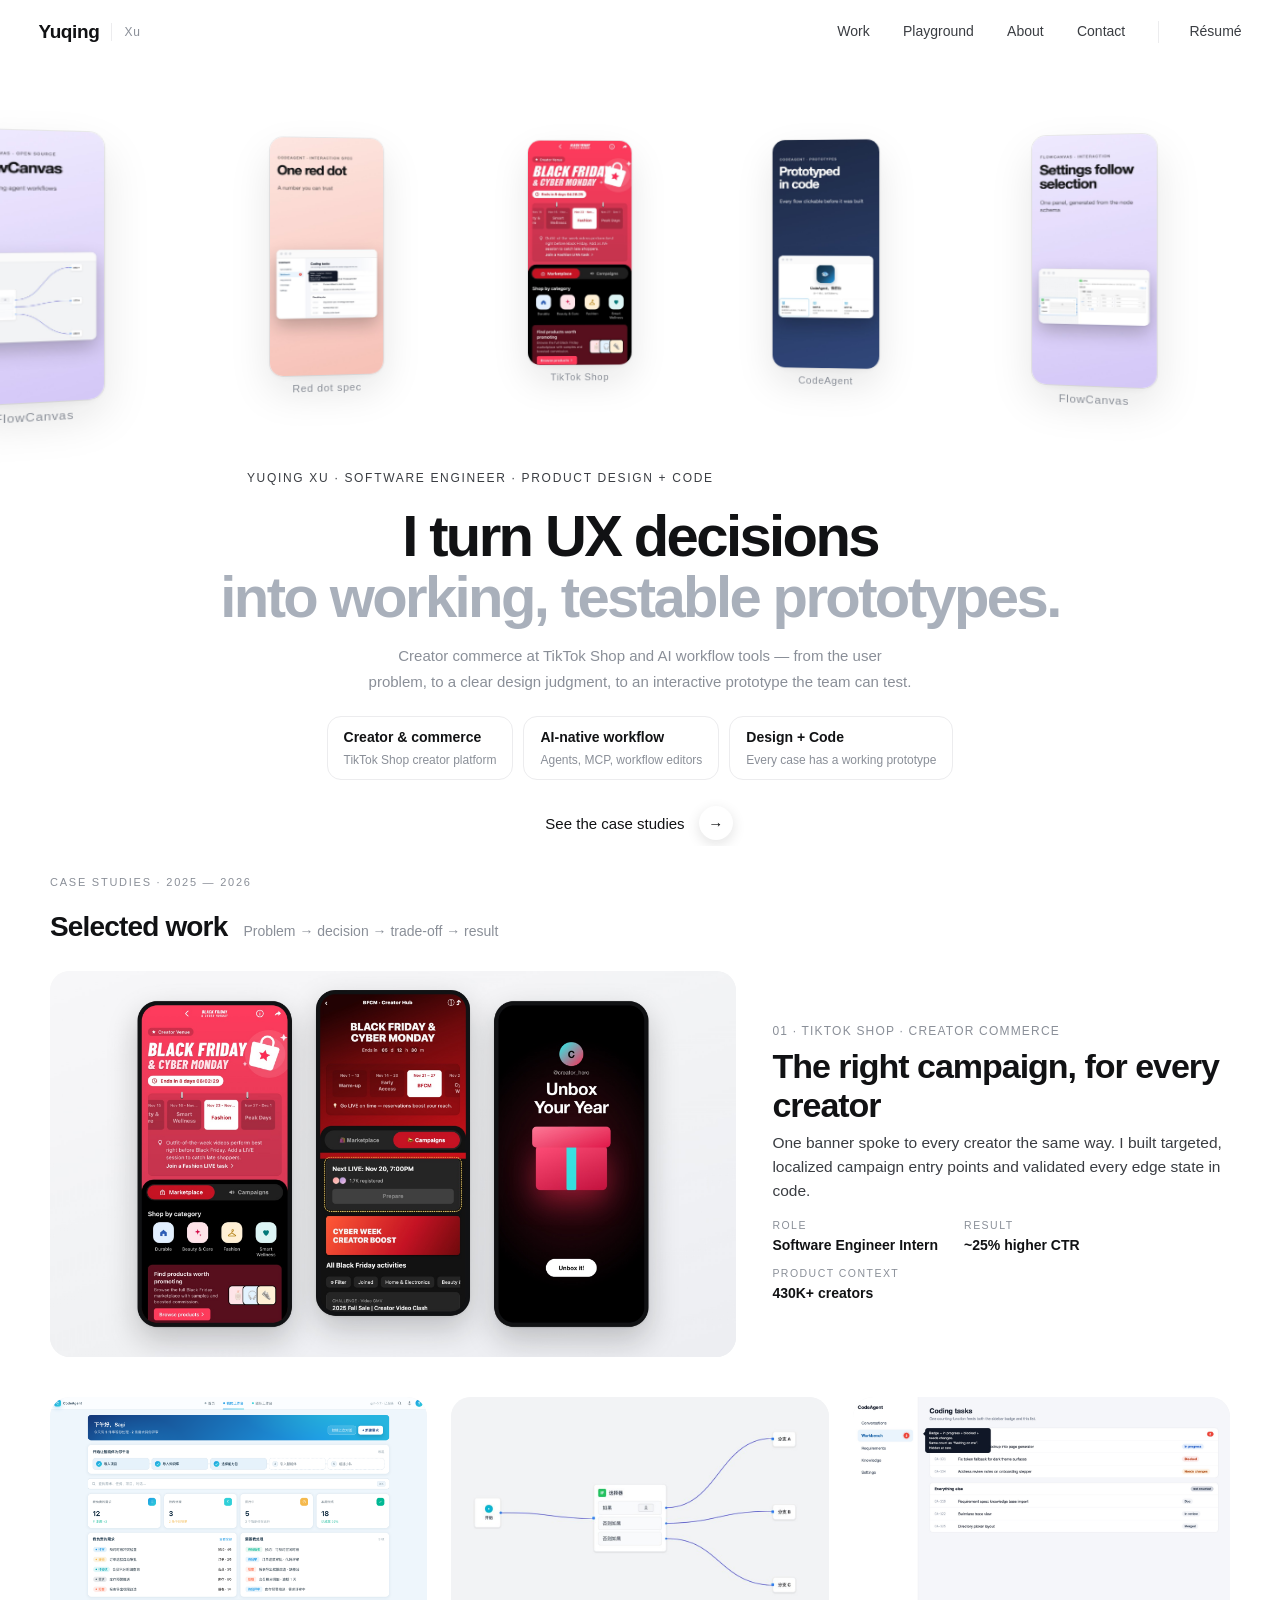
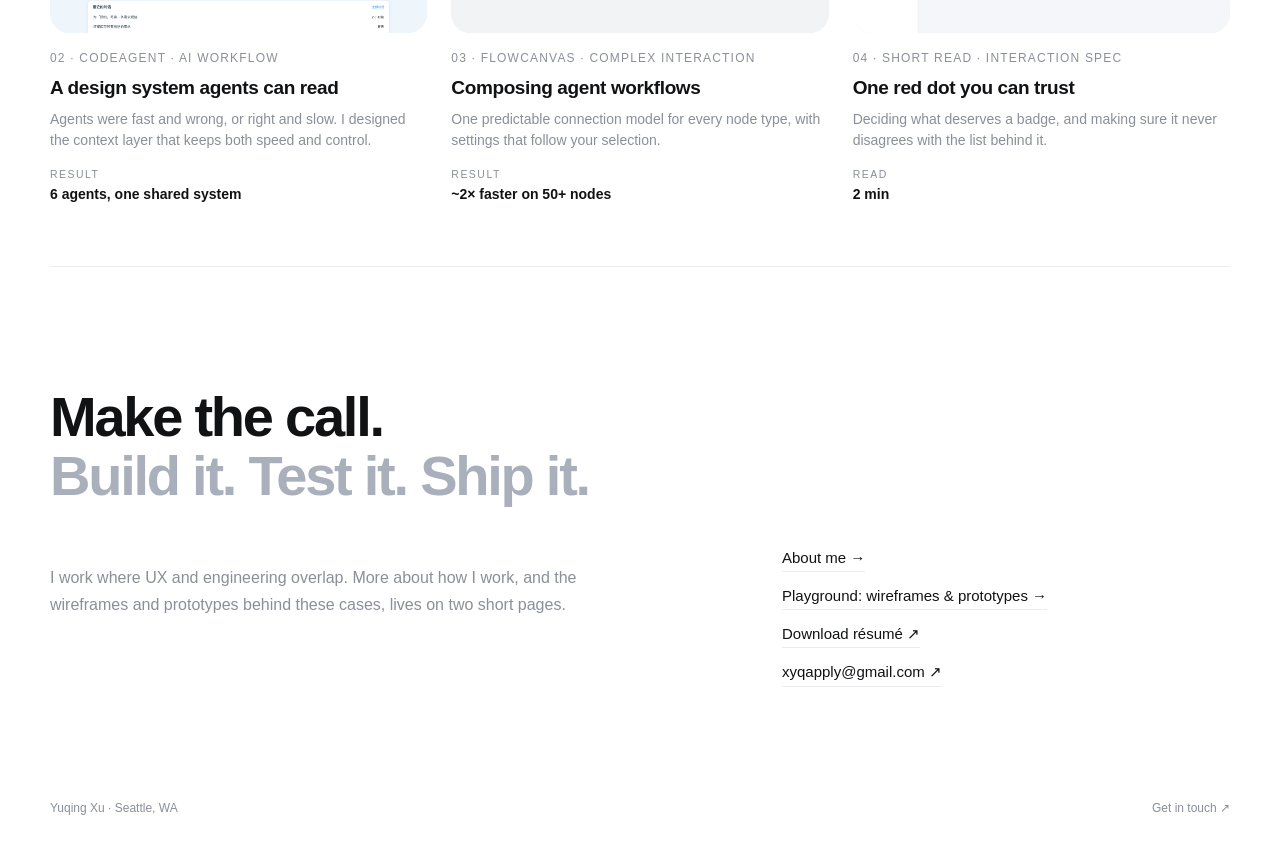
<file: index.html>
<!doctype html>
<html lang="en">
<head>
  <meta charset="utf-8">
  <meta name="viewport" content="width=device-width, initial-scale=1">
  <meta name="description" content="Yuqing Xu — software engineer who turns UX decisions into working, testable prototypes. Case studies in creator products, AI design systems, and agent workflow tools.">
  <title>Yuqing Xu — Product Design + Code</title>
  <link rel="icon" href="data:image/svg+xml,%3Csvg xmlns='http://www.w3.org/2000/svg' viewBox='0 0 64 64'%3E%3Crect width='64' height='64' rx='14' fill='%23111'/%3E%3Ctext x='32' y='42' font-family='Helvetica' font-size='26' font-weight='bold' fill='white' text-anchor='middle'%3EYX%3C/text%3E%3C/svg%3E">
  <link rel="stylesheet" href="styles.css?v=14">
  <noscript><style>.reveal{opacity:1!important;transform:none!important}.ring-card{position:static!important;transform:none!important;opacity:1!important}</style></noscript>
</head>
<body>
  <header class="site-header">
    <a class="brand" href="#top" aria-label="Back to top"><b>Yuqing</b><span>Xu</span></a>
    <nav aria-label="Primary navigation">
      <a href="#work">Work</a>
      <a href="playground.html">Playground</a>
      <a href="about.html">About</a>
      <a href="mailto:xyqapply@gmail.com">Contact</a>
      <a class="nav-resume" href="Yuqing-Xu-Resume.pdf" target="_blank" rel="noopener">Résumé</a>
    </nav>
  </header>

  <main id="top">
    <section class="hero" aria-label="Introduction">
      <div class="ring-stage" id="ring-stage">
        <div class="ring" id="ring">
          <a class="ring-card ring-phone" href="codeagent.html"><img src="assets/ring/poster-codeagent-1.jpg?v=2" alt="CodeAgent: a design system agents can read"><span>CodeAgent</span></a>
          <a class="ring-card ring-phone" href="flowcanvas.html"><img src="assets/ring/poster-flowcanvas-1.jpg?v=2" alt="FlowCanvas: composing agent workflows"><span>FlowCanvas</span></a>
          <a class="ring-card ring-phone" href="badge.html"><img src="assets/ring/poster-badge.jpg?v=2" alt="One red dot: a number you can trust"><span>Red dot spec</span></a>
          <a class="ring-card ring-phone" href="tiktok.html"><img src="assets/ring/venue.jpg" alt="TikTok Shop BFCM creator venue"><span>TikTok Shop</span></a>
          <a class="ring-card ring-phone" href="codeagent.html"><img src="assets/ring/poster-codeagent-2.jpg?v=2" alt="CodeAgent: prototyped in code"><span>CodeAgent</span></a>
          <a class="ring-card ring-phone" href="flowcanvas.html"><img src="assets/ring/poster-flowcanvas-2.jpg?v=2" alt="FlowCanvas: settings follow selection"><span>FlowCanvas</span></a>
          <a class="ring-card ring-phone" href="tiktok.html"><img src="assets/ring/unbox-box.jpg" alt="TikTok Shop: Unbox Your Year"><span>TikTok Shop</span></a>
        </div>
      </div>

      <div class="hero-copy">
        <p class="hero-name">Yuqing Xu · Software Engineer · Product Design + Code</p>
        <h1>I turn UX decisions<br><span>into working, testable prototypes.</span></h1>
        <p>Creator commerce at TikTok Shop and AI workflow tools — from the user problem, to a clear design judgment, to an interactive prototype the team can test.</p>
        <ul class="hero-tags" aria-label="Focus areas">
          <li><b>Creator &amp; commerce</b>TikTok Shop creator platform</li>
          <li><b>AI-native workflow</b>Agents, MCP, workflow editors</li>
          <li><b>Design + Code</b>Every case has a working prototype</li>
        </ul>
        <a class="pill-link" href="#work">See the case studies <i>→</i></a>
      </div>
    </section>

    <section id="work" class="case-index shell">
      <p class="kicker">CASE STUDIES · 2025 — 2026</p>
      <h2 class="work-head">Selected work <span>Problem → decision → trade-off → result</span></h2>
      <div class="case-cards">
        <a class="case-card featured reveal" href="tiktok.html">
          <div class="img"><img src="assets/work/tiktok-bfcm-cover.jpg?v=2" alt="Three rebuilt TikTok Shop creator screens for BFCM"></div>
          <div class="cc-body">
            <small>01 · TIKTOK SHOP · CREATOR COMMERCE</small>
            <h3>The right campaign, for every creator</h3>
            <p>One banner spoke to every creator the same way. I built targeted, localized campaign entry points and validated every edge state in code.</p>
            <dl class="cc-meta"><div><dt>Role</dt><dd>Software Engineer Intern</dd></div><div><dt>Result</dt><dd>~25% higher CTR</dd></div><div><dt>Product context</dt><dd>430K+ creators</dd></div></dl>
          </div>
        </a>
        <a class="case-card reveal" href="codeagent.html">
          <div class="img"><img src="assets/prototype-hifi.png" alt="CodeAgent workbench prototype"></div>
          <small>02 · CODEAGENT · AI WORKFLOW</small>
          <h3>A design system agents can read</h3>
          <p>Agents were fast and wrong, or right and slow. I designed the context layer that keeps both speed and control.</p>
          <dl class="cc-meta"><div><dt>Result</dt><dd>6 agents, one shared system</dd></div></dl>
        </a>
        <a class="case-card reveal" href="flowcanvas.html">
          <div class="img"><img src="assets/ring/flowcanvas.jpg" alt="FlowCanvas branching workflow"></div>
          <small>03 · FLOWCANVAS · COMPLEX INTERACTION</small>
          <h3>Composing agent workflows</h3>
          <p>One predictable connection model for every node type, with settings that follow your selection.</p>
          <dl class="cc-meta"><div><dt>Result</dt><dd>~2× faster on 50+ nodes</dd></div></dl>
        </a>
        <a class="case-card reveal" href="badge.html">
          <div class="img"><img src="assets/work/badge.jpg" alt="Sidebar attention badge"></div>
          <small>04 · SHORT READ · INTERACTION SPEC</small>
          <h3>One red dot you can trust</h3>
          <p>Deciding what deserves a badge, and making sure it never disagrees with the list behind it.</p>
          <dl class="cc-meta"><div><dt>Read</dt><dd>2 min</dd></div></dl>
        </a>
      </div>
    </section>

    <section class="closing shell">
      <h2 class="display">Make the call.<br><span>Build it. Test it. Ship it.</span></h2>
      <div class="closing-grid">
        <p class="lede">I work where UX and engineering overlap. More about how I work, and the wireframes and prototypes behind these cases, lives on two short pages.</p>
        <div class="closing-links">
          <a href="about.html">About me →</a>
          <a href="playground.html">Playground: wireframes &amp; prototypes →</a>
          <a href="Yuqing-Xu-Resume.pdf" target="_blank" rel="noopener">Download résumé ↗</a>
          <a href="mailto:xyqapply@gmail.com">xyqapply@gmail.com ↗</a>
        </div>
      </div>
    </section>
  </main>

  <footer class="site-footer shell"><span>Yuqing Xu · Seattle, WA</span><a href="mailto:xyqapply@gmail.com">Get in touch ↗</a></footer>
  <script src="app.js?v=14"></script>
</body>
</html>
</file>
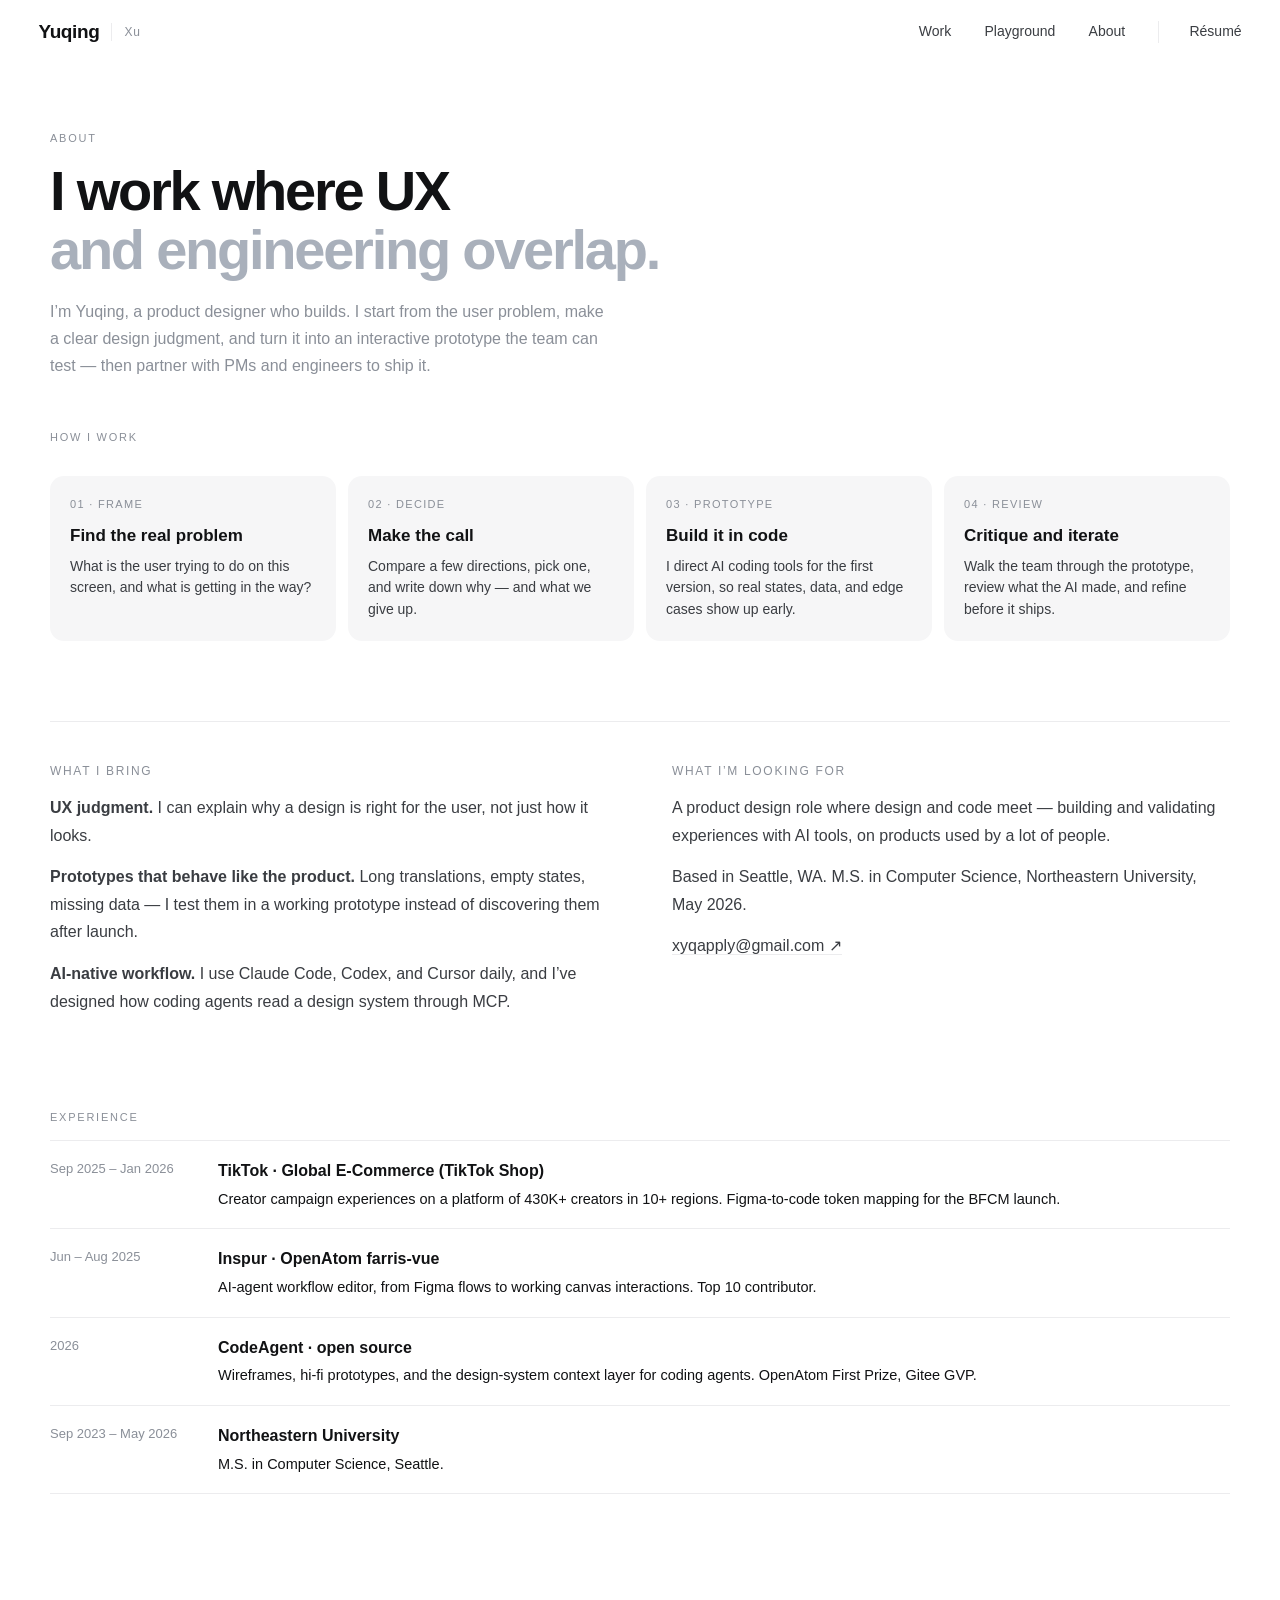
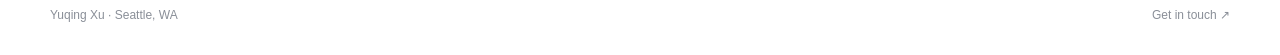
<file: about.html>
<!doctype html>
<html lang="en">
<head>
  <meta charset="utf-8">
  <meta name="viewport" content="width=device-width, initial-scale=1">
  <meta name="description" content="About Yuqing Xu — product designer who prototypes in code.">
  <title>About — Yuqing Xu</title>
  <link rel="icon" href="data:image/svg+xml,%3Csvg xmlns='http://www.w3.org/2000/svg' viewBox='0 0 64 64'%3E%3Crect width='64' height='64' rx='14' fill='%23111'/%3E%3Ctext x='32' y='42' font-family='Helvetica' font-size='26' font-weight='bold' fill='white' text-anchor='middle'%3EYX%3C/text%3E%3C/svg%3E">
  <link rel="stylesheet" href="styles.css?v=14">
  <noscript><style>.reveal{opacity:1!important;transform:none!important}</style></noscript>
</head>
<body>
  <header class="site-header">
    <a class="brand" href="index.html" aria-label="Home"><b>Yuqing</b><span>Xu</span></a>
    <nav aria-label="Primary navigation">
      <a href="index.html#work">Work</a>
      <a href="playground.html">Playground</a>
      <a href="about.html">About</a>
      <a class="nav-resume" href="Yuqing-Xu-Resume.pdf" target="_blank" rel="noopener">Résumé</a>
    </nav>
  </header>

  <main class="shell">
    <section class="about-hero">
      <p class="kicker">ABOUT</p>
      <h1 class="display">I work where UX<br><span>and engineering overlap.</span></h1>
      <p class="lede">I’m Yuqing, a product designer who builds. I start from the user problem, make a clear design judgment, and turn it into an interactive prototype the team can test — then partner with PMs and engineers to ship it.</p>
    </section>

    <section class="reveal">
      <p class="kicker">HOW I WORK</p>
      <div class="loop">
        <div><small>01 · FRAME</small><b>Find the real problem</b><p>What is the user trying to do on this screen, and what is getting in the way?</p></div>
        <div><small>02 · DECIDE</small><b>Make the call</b><p>Compare a few directions, pick one, and write down why — and what we give up.</p></div>
        <div><small>03 · PROTOTYPE</small><b>Build it in code</b><p>I direct AI coding tools for the first version, so real states, data, and edge cases show up early.</p></div>
        <div><small>04 · REVIEW</small><b>Critique and iterate</b><p>Walk the team through the prototype, review what the AI made, and refine before it ships.</p></div>
      </div>
    </section>

    <section class="about-grid reveal">
      <div>
        <h3>WHAT I BRING</h3>
        <p><b>UX judgment.</b> I can explain why a design is right for the user, not just how it looks.</p>
        <p><b>Prototypes that behave like the product.</b> Long translations, empty states, missing data — I test them in a working prototype instead of discovering them after launch.</p>
        <p><b>AI-native workflow.</b> I use Claude Code, Codex, and Cursor daily, and I’ve designed how coding agents read a design system through MCP.</p>
      </div>
      <div>
        <h3>WHAT I’M LOOKING FOR</h3>
        <p>A product design role where design and code meet — building and validating experiences with AI tools, on products used by a lot of people.</p>
        <p>Based in Seattle, WA. M.S. in Computer Science, Northeastern University, May 2026.</p>
        <p><a href="mailto:xyqapply@gmail.com" style="border-bottom:1px solid var(--line)">xyqapply@gmail.com ↗</a></p>
      </div>
    </section>

    <section class="reveal" style="padding-bottom:90px">
      <p class="kicker">EXPERIENCE</p>
      <ul class="timeline">
        <li><span>Sep 2025 – Jan 2026</span><div><b>TikTok · Global E-Commerce (TikTok Shop)</b><p>Creator campaign experiences on a platform of 430K+ creators in 10+ regions. Figma-to-code token mapping for the BFCM launch.</p></div></li>
        <li><span>Jun – Aug 2025</span><div><b>Inspur · OpenAtom farris-vue</b><p>AI-agent workflow editor, from Figma flows to working canvas interactions. Top 10 contributor.</p></div></li>
        <li><span>2026</span><div><b>CodeAgent · open source</b><p>Wireframes, hi-fi prototypes, and the design-system context layer for coding agents. OpenAtom First Prize, Gitee GVP.</p></div></li>
        <li><span>Sep 2023 – May 2026</span><div><b>Northeastern University</b><p>M.S. in Computer Science, Seattle.</p></div></li>
      </ul>
    </section>
  </main>

  <footer class="site-footer shell"><span>Yuqing Xu · Seattle, WA</span><a href="mailto:xyqapply@gmail.com">Get in touch ↗</a></footer>
  <script src="app.js?v=14"></script>
</body>
</html>
</file>
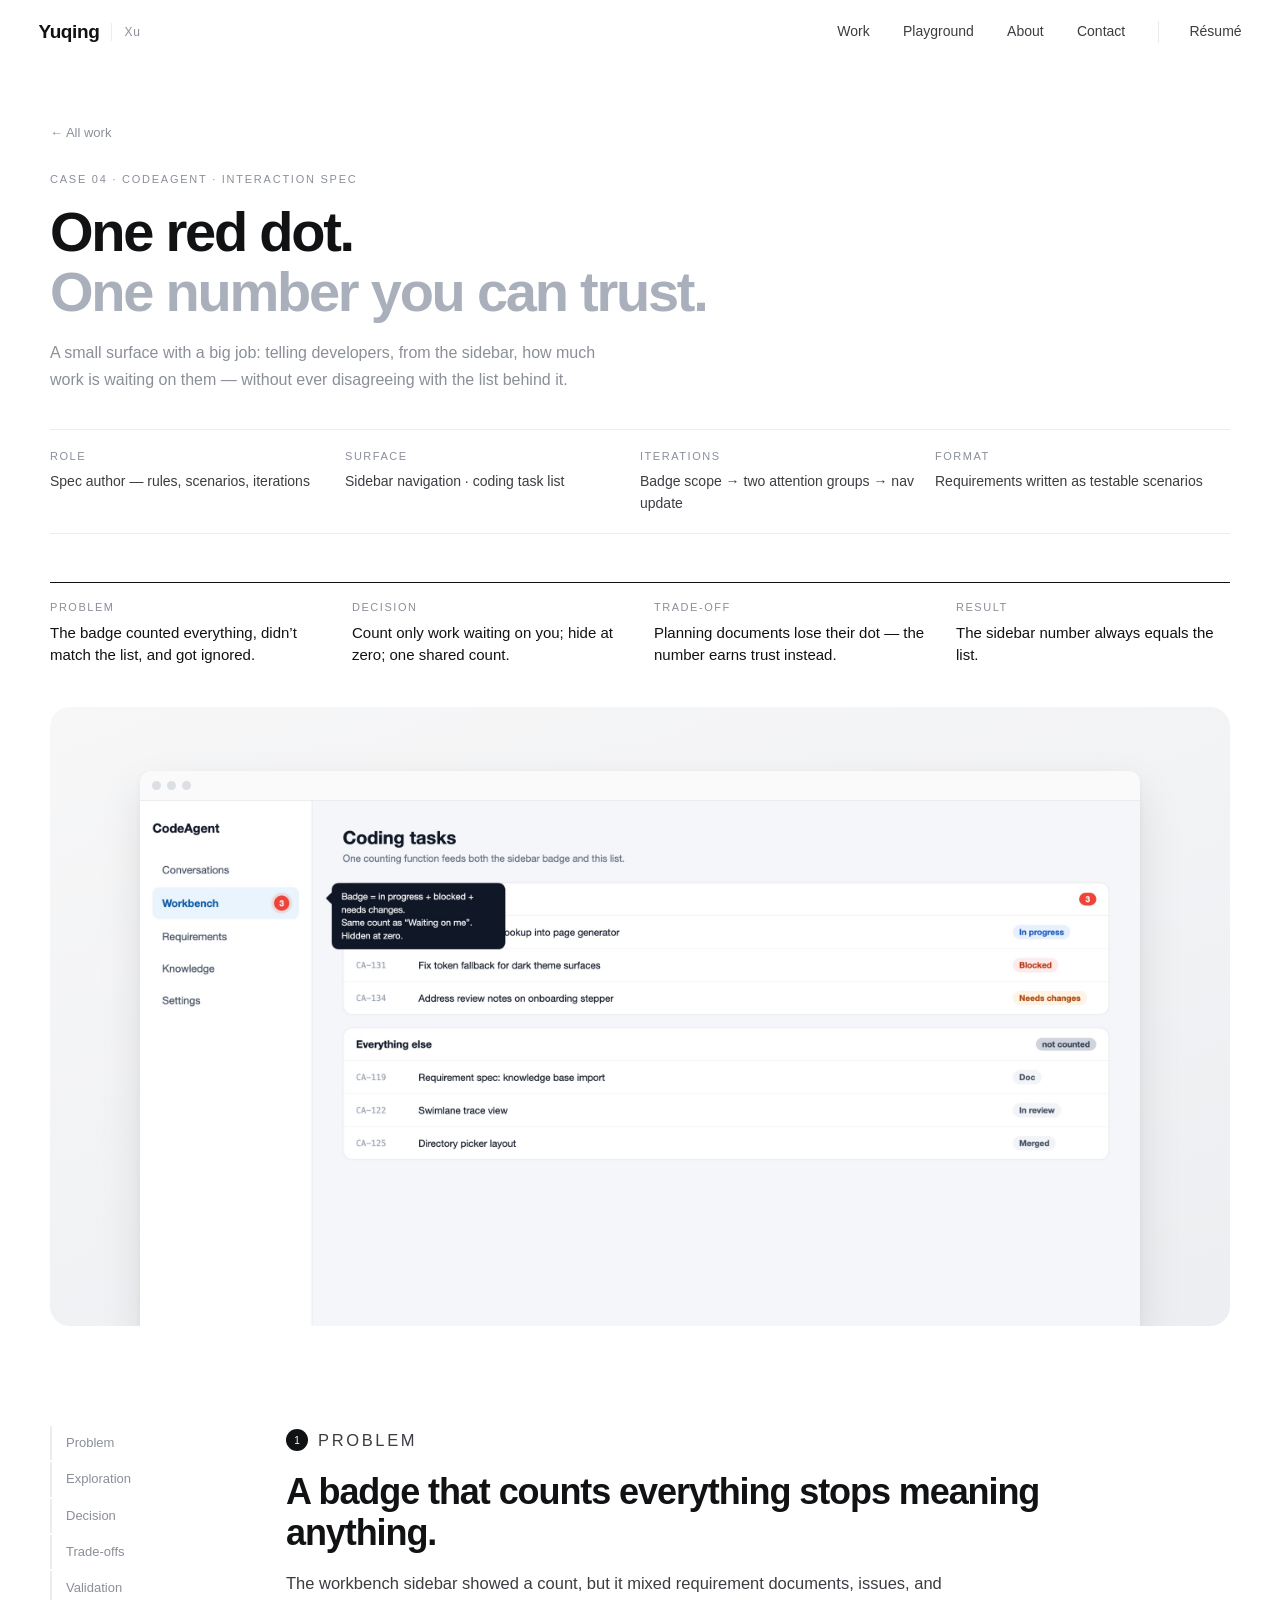
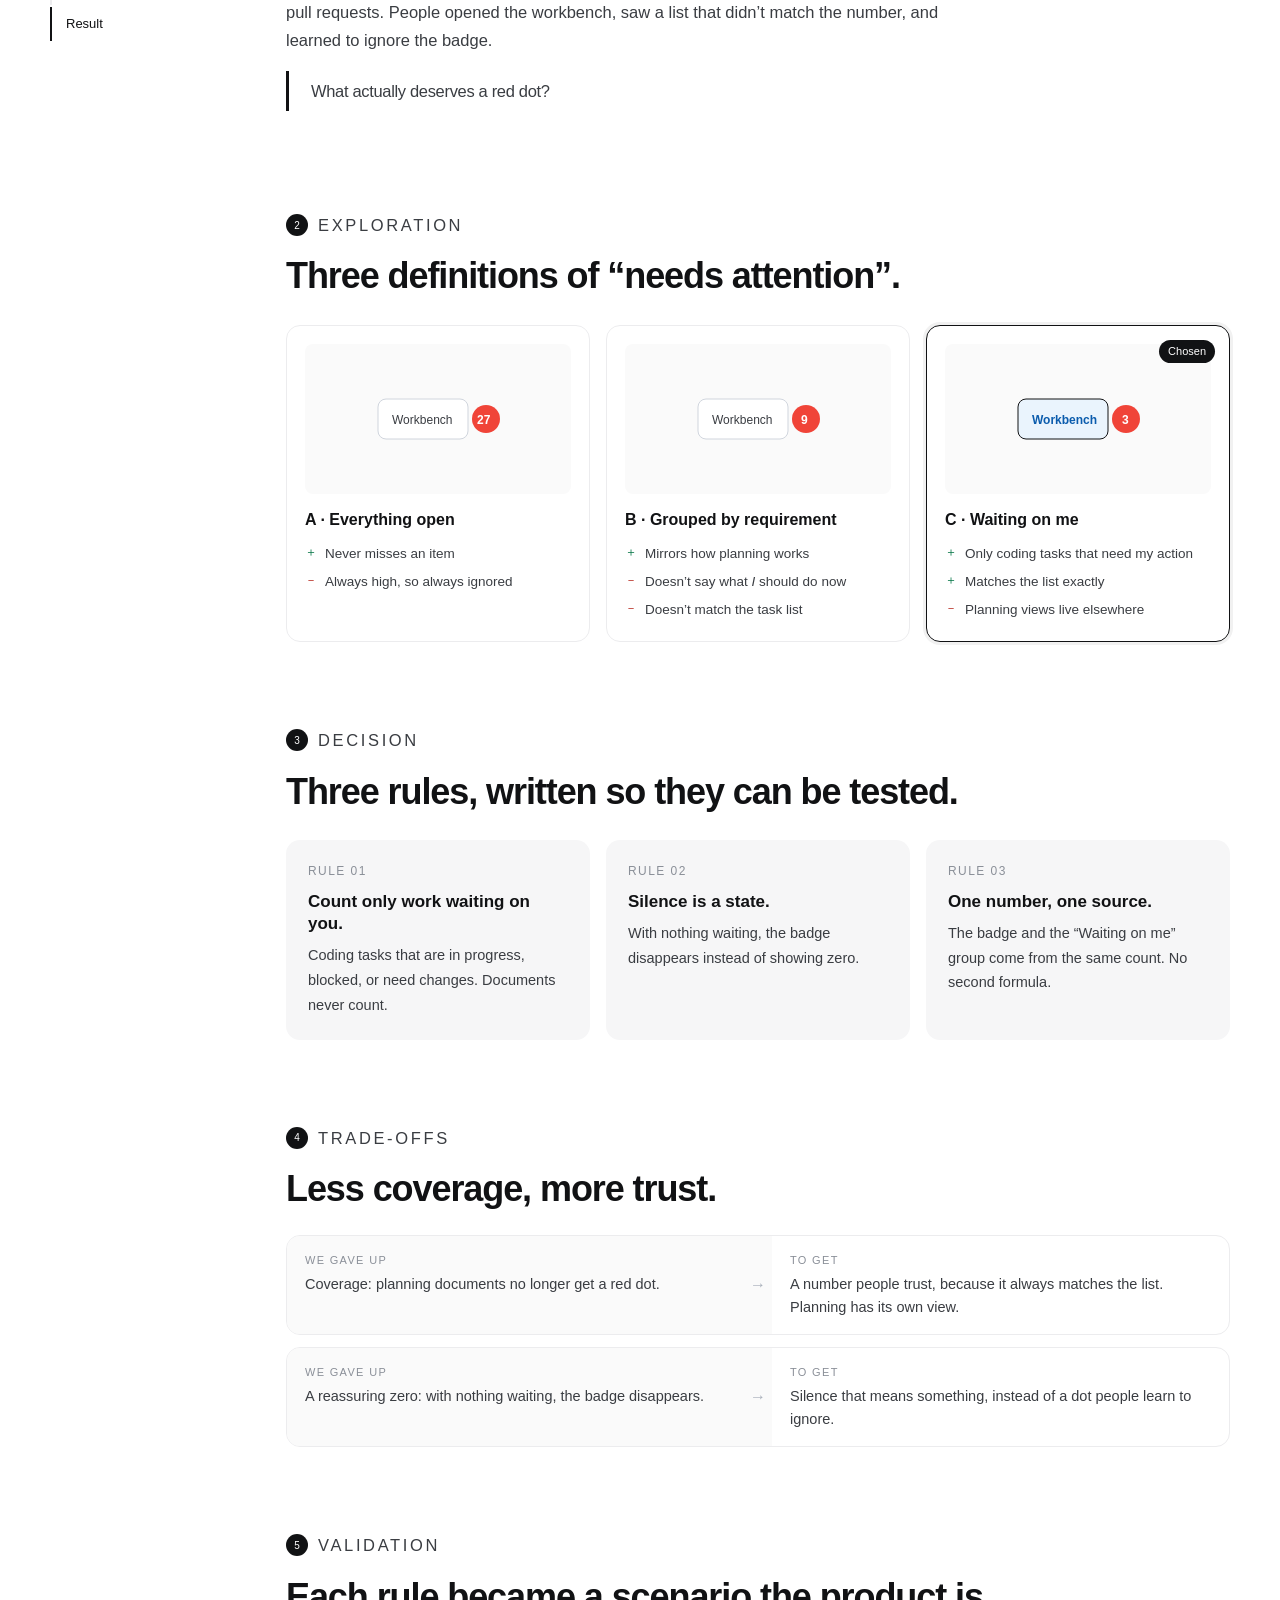
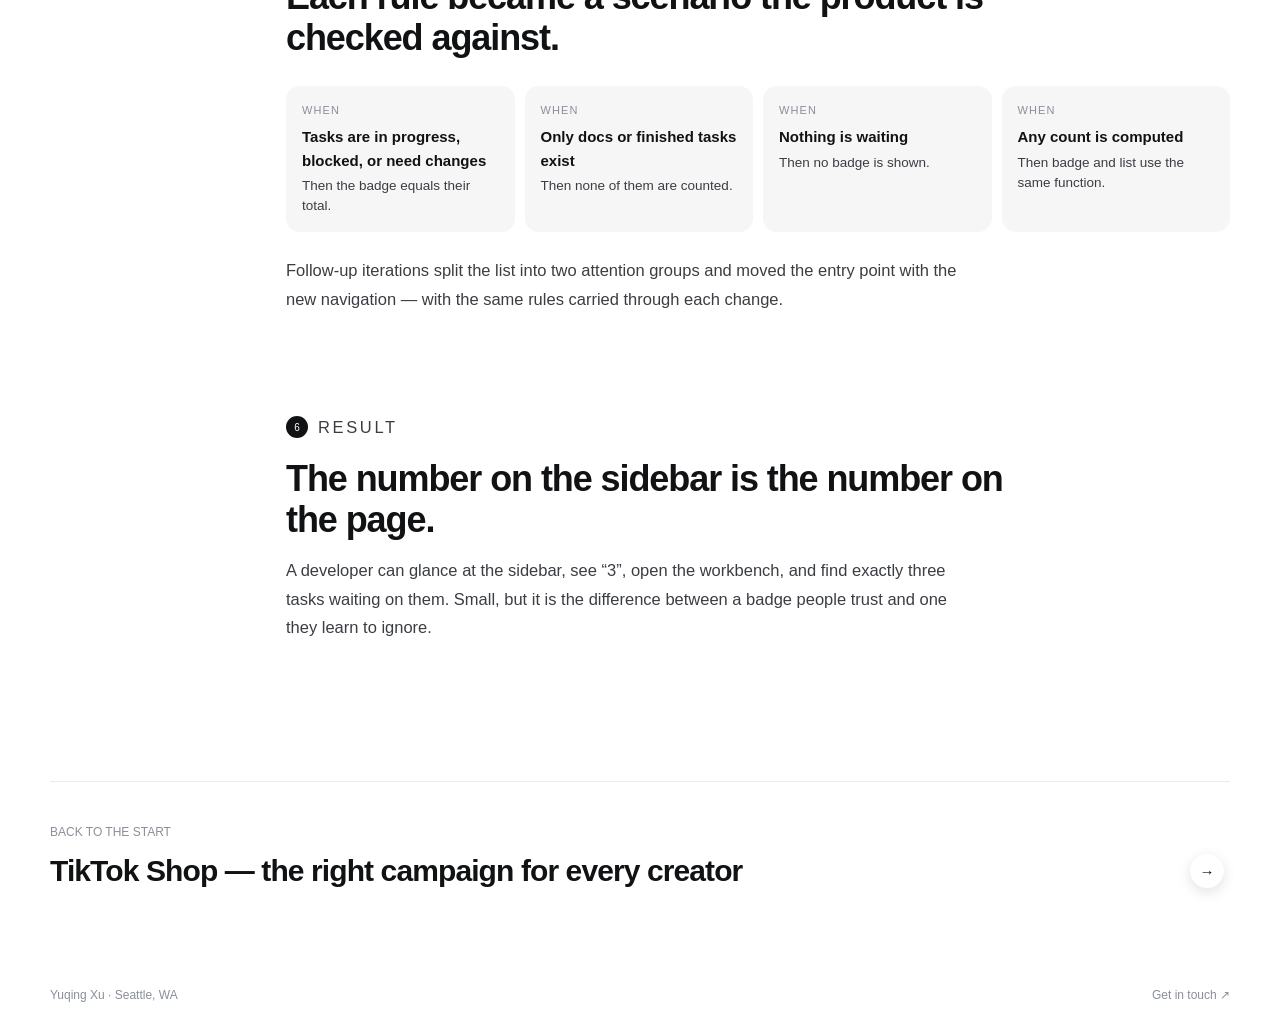
<file: badge.html>
<!doctype html>
<html lang="en">
<head>
  <meta charset="utf-8">
  <meta name="viewport" content="width=device-width, initial-scale=1">
  <meta name="description" content="Case study: designing a notification badge people can trust.">
  <title>One red dot you can trust — Yuqing Xu</title>
  <link rel="icon" href="data:image/svg+xml,%3Csvg xmlns='http://www.w3.org/2000/svg' viewBox='0 0 64 64'%3E%3Crect width='64' height='64' rx='14' fill='%23111'/%3E%3Ctext x='32' y='42' font-family='Helvetica' font-size='26' font-weight='bold' fill='white' text-anchor='middle'%3EYX%3C/text%3E%3C/svg%3E">
  <link rel="stylesheet" href="styles.css?v=14">
  <noscript><style>.reveal{opacity:1!important;transform:none!important}</style></noscript>
</head>
<body>
  <header class="site-header">
    <a class="brand" href="index.html" aria-label="Home"><b>Yuqing</b><span>Xu</span></a>
    <nav aria-label="Primary navigation">
      <a href="index.html#work">Work</a>
      <a href="playground.html">Playground</a>
      <a href="about.html">About</a>
      <a href="mailto:xyqapply@gmail.com">Contact</a>
      <a class="nav-resume" href="Yuqing-Xu-Resume.pdf" target="_blank" rel="noopener">Résumé</a>
    </nav>
  </header>

  <main>
    <section class="cs-hero shell">
      <a class="cs-back" href="index.html#work">← All work</a>
      <p class="kicker">CASE 04 · CODEAGENT · INTERACTION SPEC</p>
      <h1 class="display">One red dot.<br><span>One number you can trust.</span></h1>
      <p class="lede">A small surface with a big job: telling developers, from the sidebar, how much work is waiting on them — without ever disagreeing with the list behind it.</p>
      <dl class="facts" style="margin-top:36px">
        <div><dt>Role</dt><dd>Spec author — rules, scenarios, iterations</dd></div>
        <div><dt>Surface</dt><dd>Sidebar navigation · coding task list</dd></div>
        <div><dt>Iterations</dt><dd>Badge scope → two attention groups → nav update</dd></div>
        <div><dt>Format</dt><dd>Requirements written as testable scenarios</dd></div>
      </dl>
      <dl class="tldr"><div><dt>PROBLEM</dt><dd>The badge counted everything, didn’t match the list, and got ignored.</dd></div><div><dt>DECISION</dt><dd>Count only work waiting on you; hide at zero; one shared count.</dd></div><div><dt>TRADE-OFF</dt><dd>Planning documents lose their dot — the number earns trust instead.</dd></div><div><dt>RESULT</dt><dd>The sidebar number always equals the list.</dd></div></dl>
      <figure class="cs-cover stage"><div class="win"><span class="win-bar"><i></i><i></i><i></i></span><img src="assets/work/badge.jpg" alt="Sidebar with a red badge showing 3, next to a task list grouped into Waiting on me and Everything else"></div></figure>
    </section>

    <div class="cs-layout shell">
      <nav class="cs-toc" aria-label="Case study sections">
        <a href="#problem">Problem</a>
        <a href="#explore">Exploration</a>
        <a href="#rules">Decision</a>
        <a href="#tradeoff">Trade-offs</a>
        <a href="#test">Validation</a>
        <a href="#result">Result</a>
      </nav>
      <div>
        <section id="problem" class="cs-sec reveal">
          <p class="kicker"><span>1</span>PROBLEM</p>
          <h2>A badge that counts everything stops meaning anything.</h2>
          <p>The workbench sidebar showed a count, but it mixed requirement documents, issues, and pull requests. People opened the workbench, saw a list that didn’t match the number, and learned to ignore the badge.</p>
          <p class="pull">What actually deserves a red dot?</p>
        </section>

        <section id="explore" class="cs-sec reveal">
          <p class="kicker"><span>2</span>EXPLORATION</p>
          <h2>Three definitions of “needs attention”.</h2>
          <div class="options">
            <div class="option"><div class="viz"><svg viewBox="0 0 200 150" aria-hidden="true"><rect x="40" y="55" width="90" height="40" rx="8" fill="#fff" stroke="#d0d5dd"/><text x="54" y="80" font-family="-apple-system,Helvetica" font-size="12" fill="#3a3d42">Workbench</text><circle cx="148" cy="75" r="14" fill="#f04438"/><text x="139" y="80" font-family="-apple-system,Helvetica" font-size="12" fill="#fff" font-weight="700">27</text></svg></div><h4>A · Everything open</h4><ul><li class="pro">Never misses an item</li><li class="con">Always high, so always ignored</li></ul></div>
            <div class="option"><div class="viz"><svg viewBox="0 0 200 150" aria-hidden="true"><rect x="40" y="55" width="90" height="40" rx="8" fill="#fff" stroke="#d0d5dd"/><text x="54" y="80" font-family="-apple-system,Helvetica" font-size="12" fill="#3a3d42">Workbench</text><circle cx="148" cy="75" r="14" fill="#f04438"/><text x="143" y="80" font-family="-apple-system,Helvetica" font-size="12" fill="#fff" font-weight="700">9</text></svg></div><h4>B · Grouped by requirement</h4><ul><li class="pro">Mirrors how planning works</li><li class="con">Doesn’t say what <i>I</i> should do now</li><li class="con">Doesn’t match the task list</li></ul></div>
            <div class="option chosen"><span class="badge-pick">Chosen</span><div class="viz"><svg viewBox="0 0 200 150" aria-hidden="true"><rect x="40" y="55" width="90" height="40" rx="8" fill="#eaf4fd" stroke="#111214"/><text x="54" y="80" font-family="-apple-system,Helvetica" font-size="12" fill="#0b5cad" font-weight="600">Workbench</text><circle cx="148" cy="75" r="14" fill="#f04438"/><text x="144" y="80" font-family="-apple-system,Helvetica" font-size="12" fill="#fff" font-weight="700">3</text></svg></div><h4>C · Waiting on me</h4><ul><li class="pro">Only coding tasks that need my action</li><li class="pro">Matches the list exactly</li><li class="con">Planning views live elsewhere</li></ul></div>
          </div>
        </section>

        <section id="rules" class="cs-sec reveal">
          <p class="kicker"><span>3</span>DECISION</p>
          <h2>Three rules, written so they can be tested.</h2>
          <div class="insights">
            <div><b>RULE 01</b><h4>Count only work waiting on you.</h4><p>Coding tasks that are in progress, blocked, or need changes. Documents never count.</p></div>
            <div><b>RULE 02</b><h4>Silence is a state.</h4><p>With nothing waiting, the badge disappears instead of showing zero.</p></div>
            <div><b>RULE 03</b><h4>One number, one source.</h4><p>The badge and the “Waiting on me” group come from the same count. No second formula.</p></div>
          </div>
        </section>

        <section id="tradeoff" class="cs-sec reveal">
          <p class="kicker"><span>4</span>TRADE-OFFS</p>
          <h2>Less coverage, more trust.</h2>
          <div class="tradeoffs">
            <div><div class="gave"><h5>WE GAVE UP</h5><p>Coverage: planning documents no longer get a red dot.</p></div><em>→</em><div><h5>TO GET</h5><p>A number people trust, because it always matches the list. Planning has its own view.</p></div></div>
            <div><div class="gave"><h5>WE GAVE UP</h5><p>A reassuring zero: with nothing waiting, the badge disappears.</p></div><em>→</em><div><h5>TO GET</h5><p>Silence that means something, instead of a dot people learn to ignore.</p></div></div>
          </div>
        </section>

        <section id="test" class="cs-sec reveal">
          <p class="kicker"><span>5</span>VALIDATION</p>
          <h2>Each rule became a scenario the product is checked against.</h2>
          <div class="flowline">
            <div><small>WHEN</small><b>Tasks are in progress, blocked, or need changes</b><p>Then the badge equals their total.</p></div>
            <div><small>WHEN</small><b>Only docs or finished tasks exist</b><p>Then none of them are counted.</p></div>
            <div><small>WHEN</small><b>Nothing is waiting</b><p>Then no badge is shown.</p></div>
            <div><small>WHEN</small><b>Any count is computed</b><p>Then badge and list use the same function.</p></div>
          </div>
          <p style="margin-top:24px">Follow-up iterations split the list into two attention groups and moved the entry point with the new navigation — with the same rules carried through each change.</p>
        </section>

        <section id="result" class="cs-sec reveal">
          <p class="kicker"><span>6</span>RESULT</p>
          <h2>The number on the sidebar is the number on the page.</h2>
          <p>A developer can glance at the sidebar, see “3”, open the workbench, and find exactly three tasks waiting on them. Small, but it is the difference between a badge people trust and one they learn to ignore.</p>
        </section>
      </div>
    </div>

    <a class="next-case shell" href="tiktok.html"><div><small>BACK TO THE START</small><b>TikTok Shop — the right campaign for every creator</b></div><span class="pill-link"><i>→</i></span></a>
  </main>

  <footer class="site-footer shell"><span>Yuqing Xu · Seattle, WA</span><a href="mailto:xyqapply@gmail.com">Get in touch ↗</a></footer>
  <script src="app.js?v=14"></script>
</body>
</html>
</file>
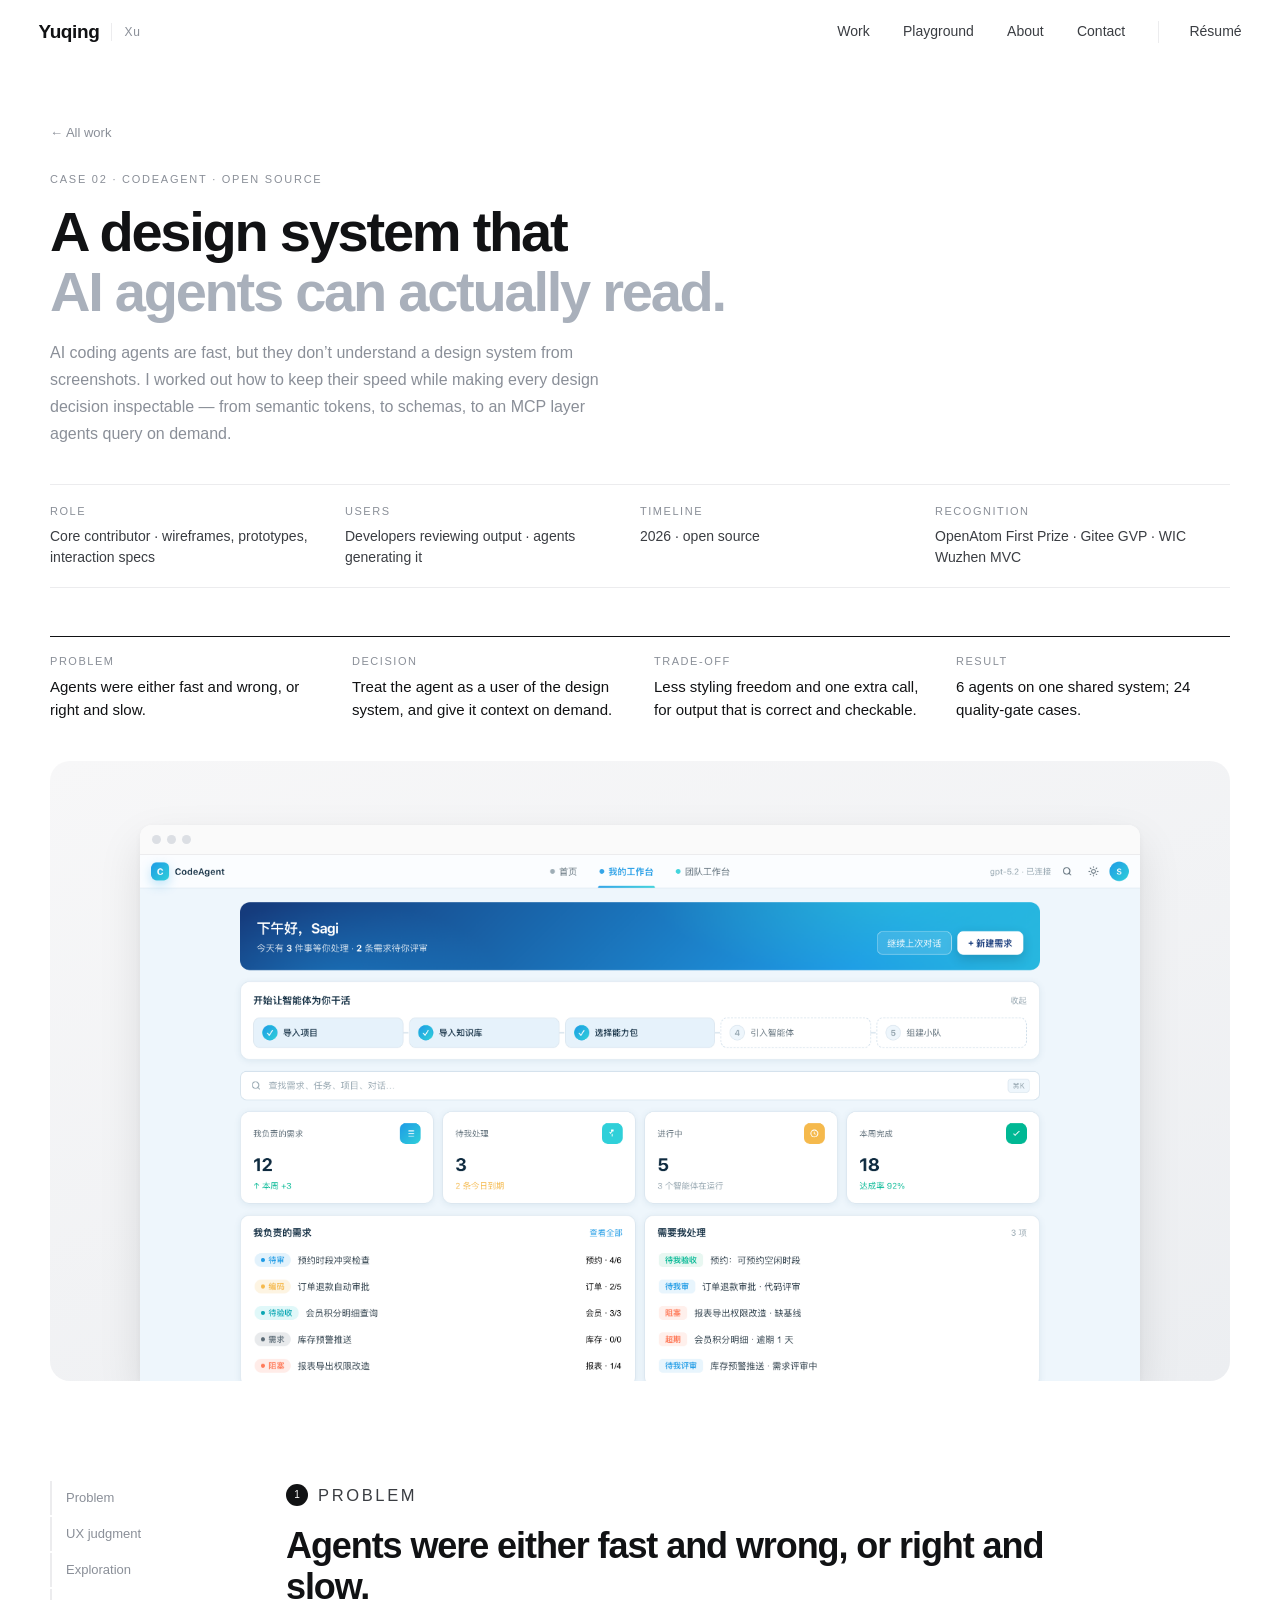
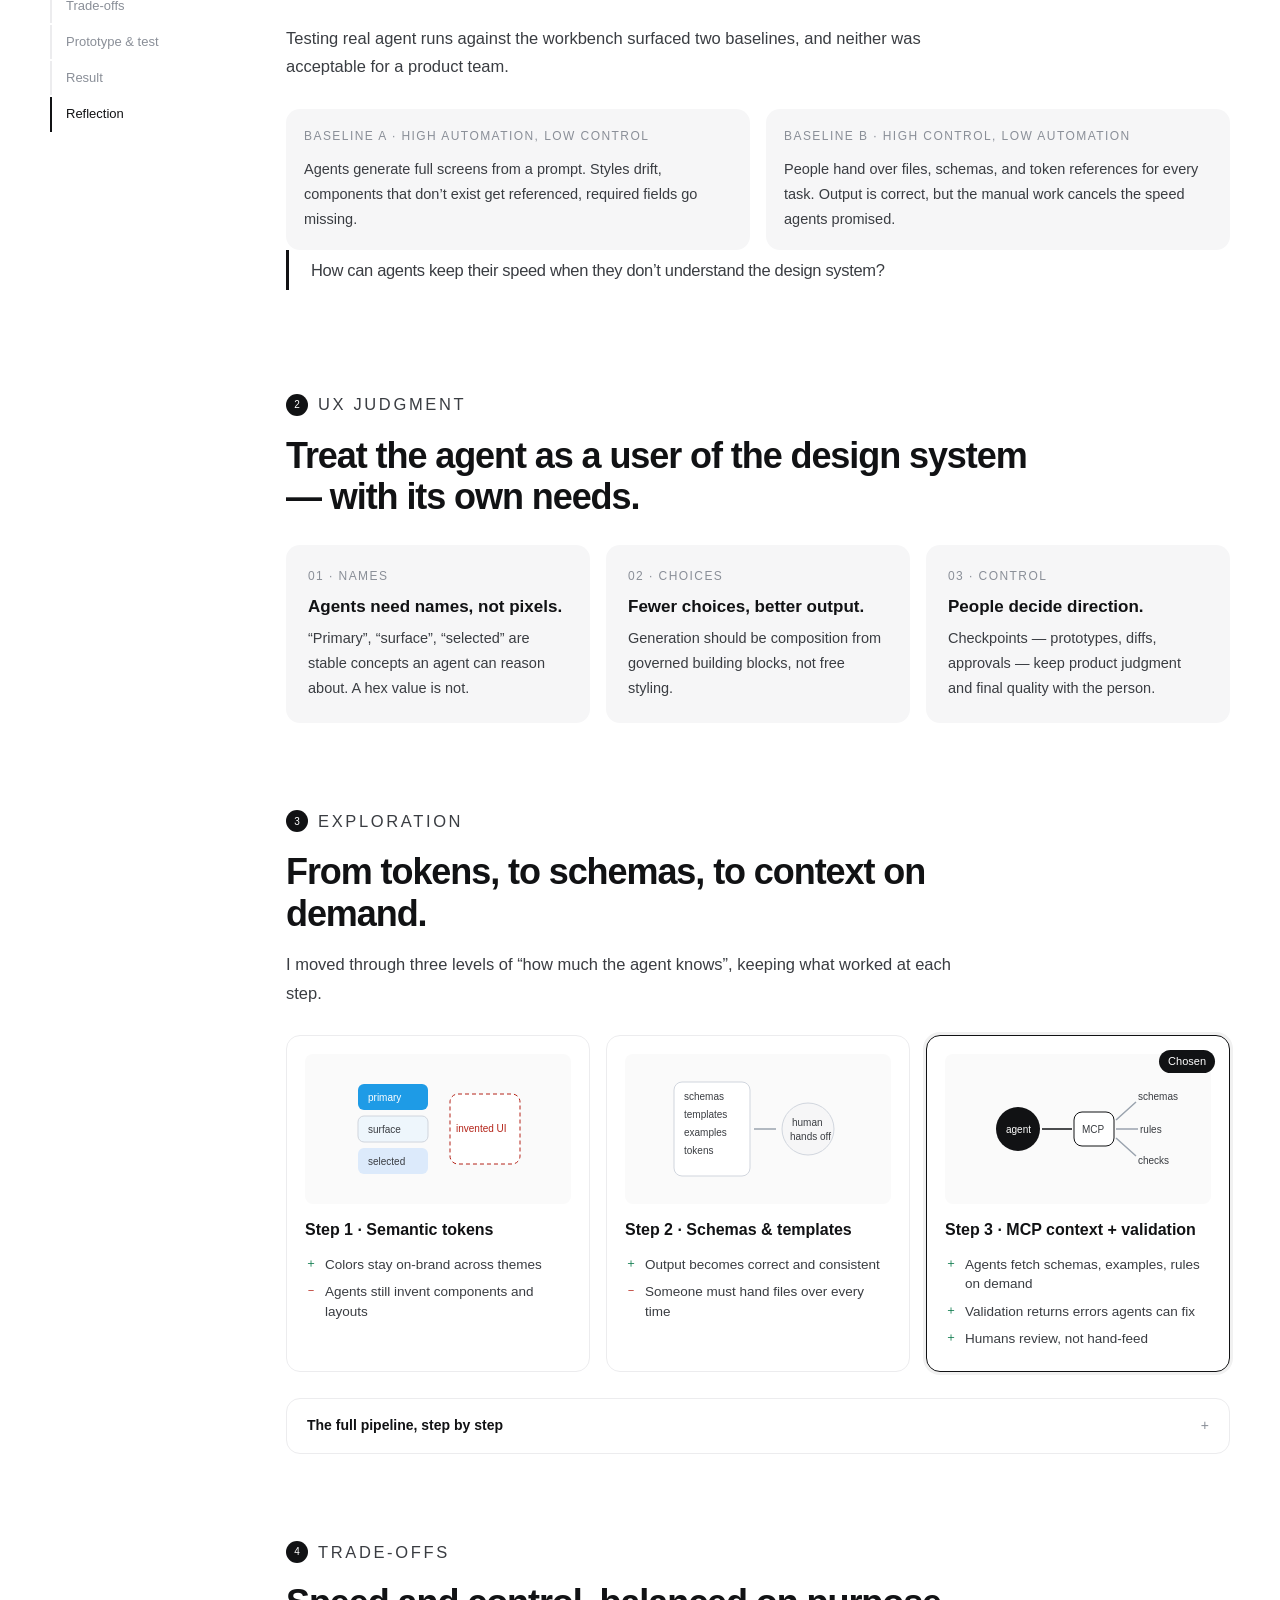
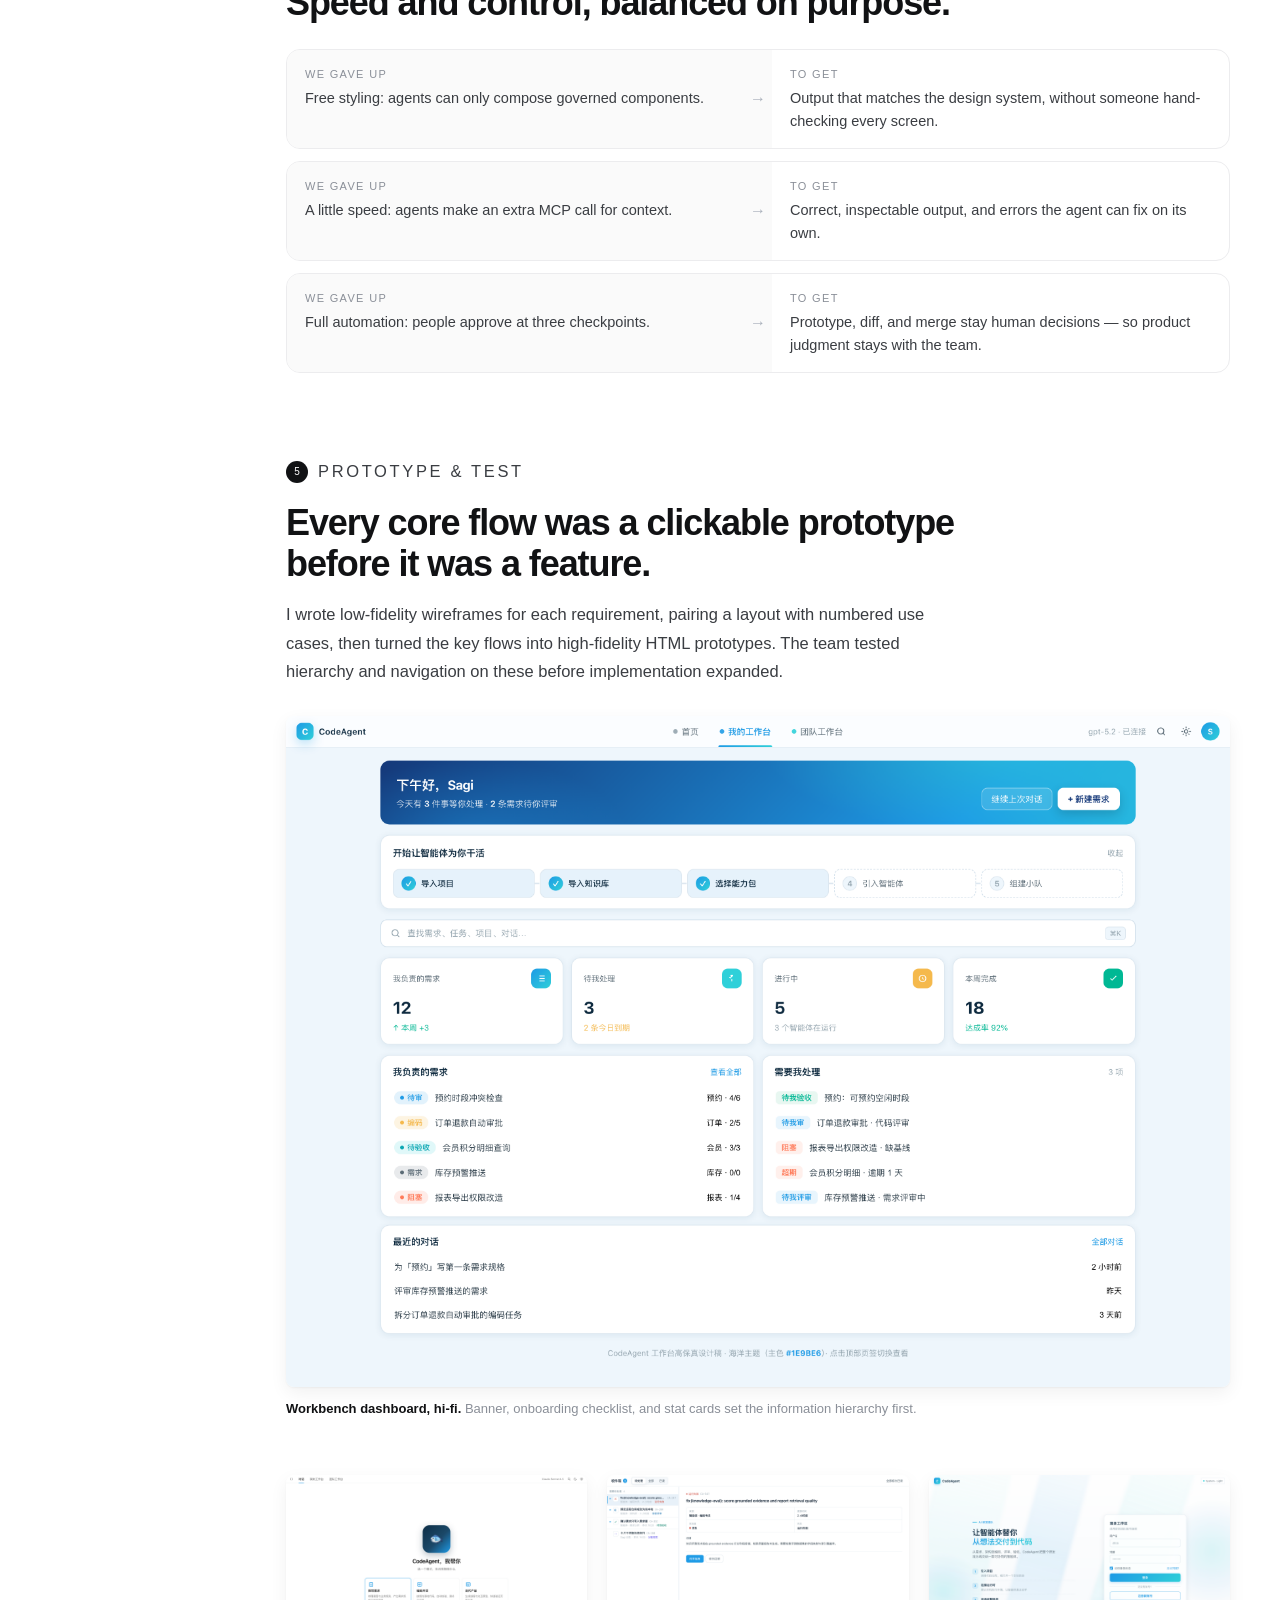
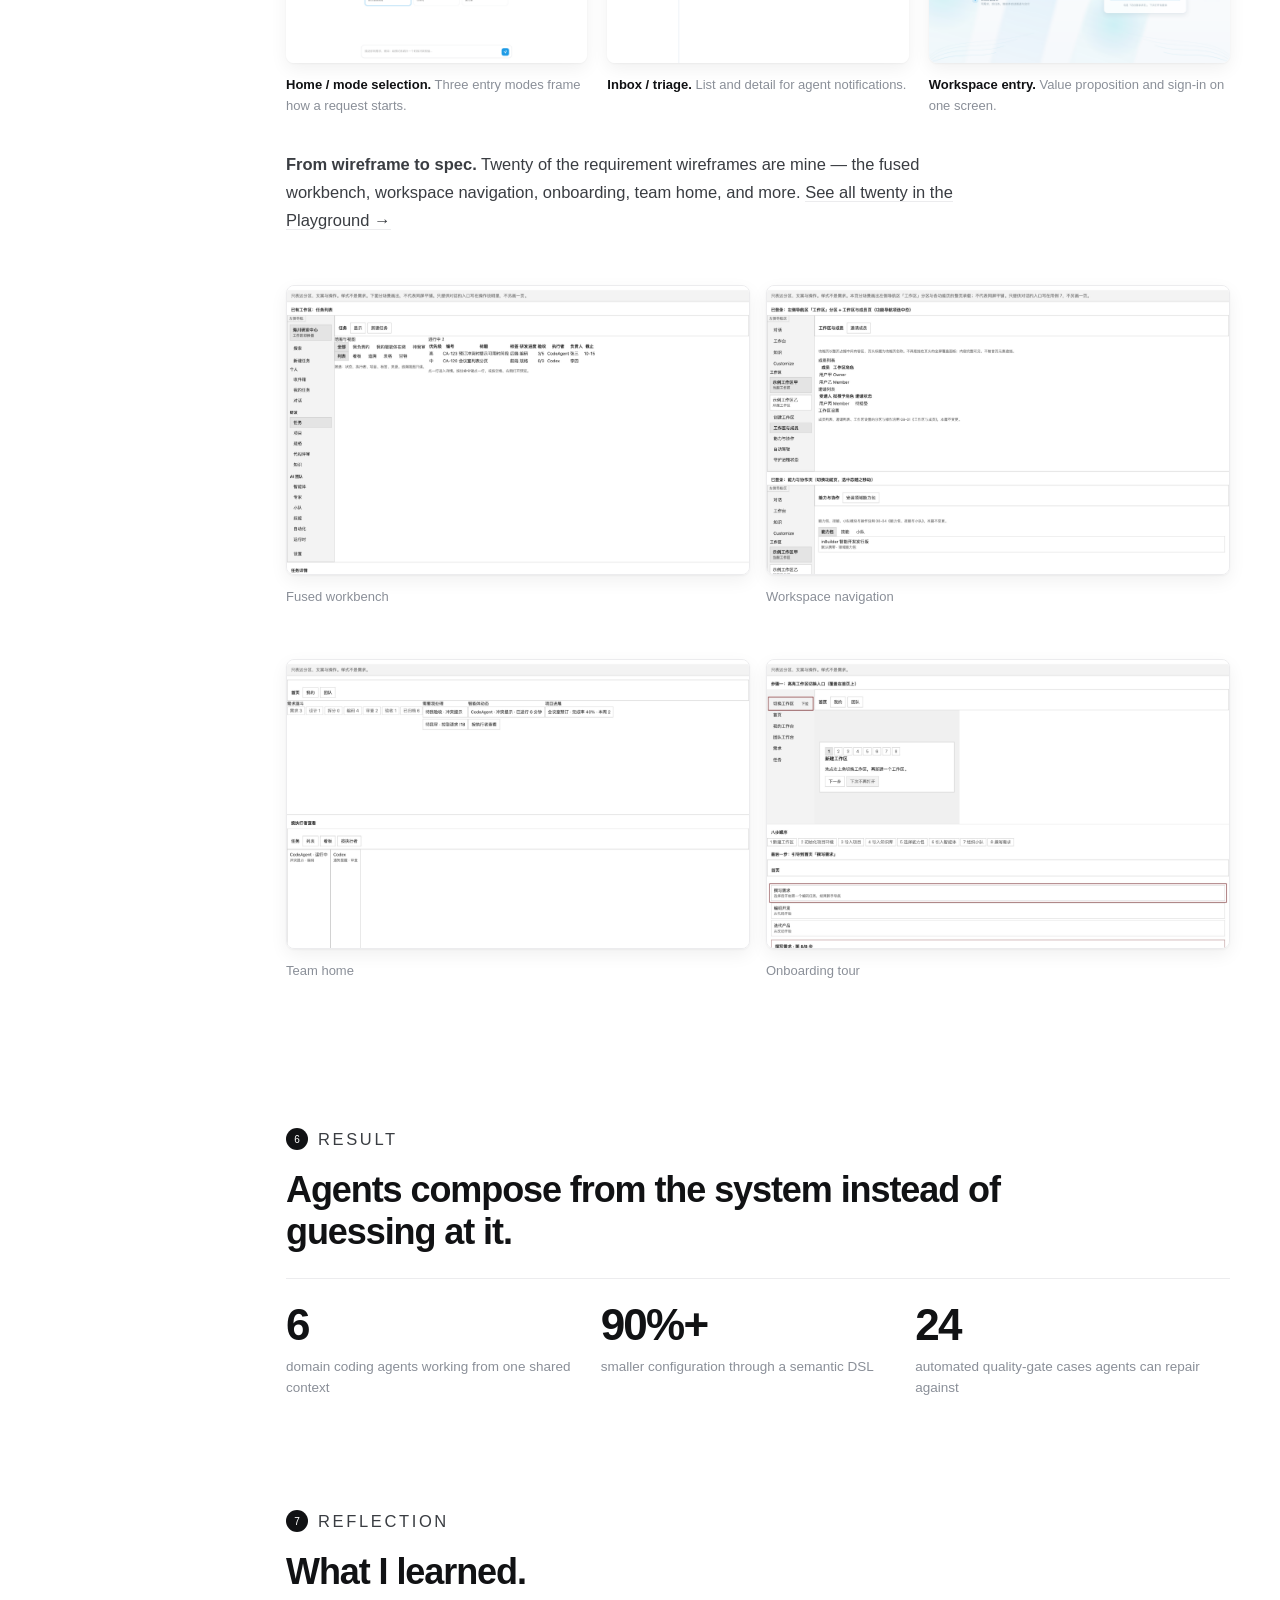
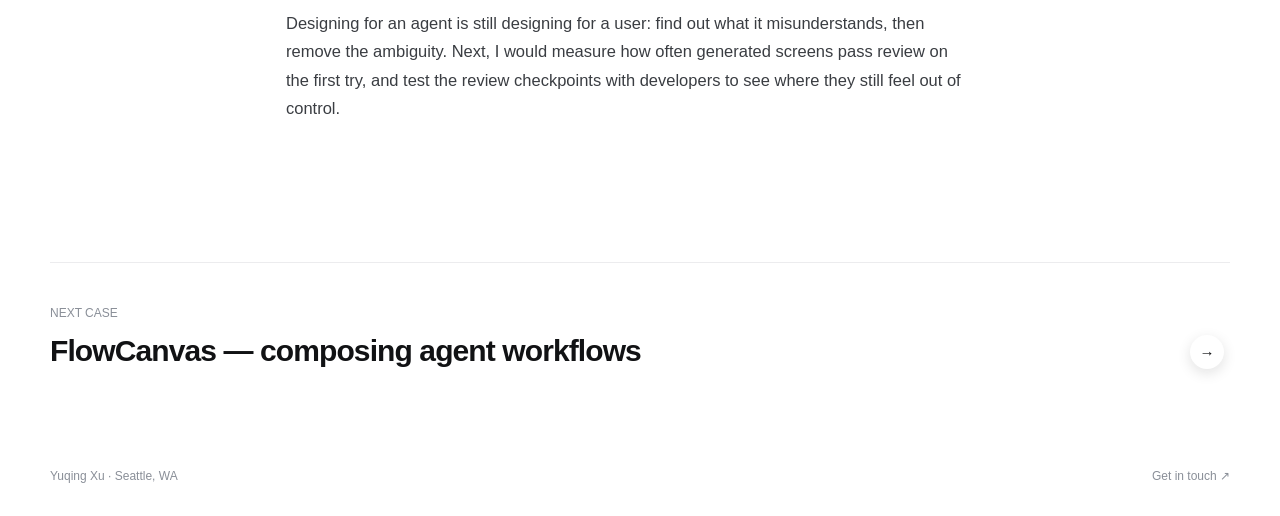
<file: codeagent.html>
<!doctype html>
<html lang="en">
<head>
  <meta charset="utf-8">
  <meta name="viewport" content="width=device-width, initial-scale=1">
  <meta name="description" content="Case study: turning a design system into constraints AI coding agents can read and follow.">
  <title>CodeAgent design system for agents — Yuqing Xu</title>
  <link rel="icon" href="data:image/svg+xml,%3Csvg xmlns='http://www.w3.org/2000/svg' viewBox='0 0 64 64'%3E%3Crect width='64' height='64' rx='14' fill='%23111'/%3E%3Ctext x='32' y='42' font-family='Helvetica' font-size='26' font-weight='bold' fill='white' text-anchor='middle'%3EYX%3C/text%3E%3C/svg%3E">
  <link rel="stylesheet" href="styles.css?v=14">
  <noscript><style>.reveal{opacity:1!important;transform:none!important}</style></noscript>
</head>
<body>
  <header class="site-header">
    <a class="brand" href="index.html" aria-label="Home"><b>Yuqing</b><span>Xu</span></a>
    <nav aria-label="Primary navigation">
      <a href="index.html#work">Work</a>
      <a href="playground.html">Playground</a>
      <a href="about.html">About</a>
      <a href="mailto:xyqapply@gmail.com">Contact</a>
      <a class="nav-resume" href="Yuqing-Xu-Resume.pdf" target="_blank" rel="noopener">Résumé</a>
    </nav>
  </header>

  <main>
    <section class="cs-hero shell">
      <a class="cs-back" href="index.html#work">← All work</a>
      <p class="kicker">CASE 02 · CODEAGENT · OPEN SOURCE</p>
      <h1 class="display">A design system that<br><span>AI agents can actually read.</span></h1>
      <p class="lede">AI coding agents are fast, but they don’t understand a design system from screenshots. I worked out how to keep their speed while making every design decision inspectable — from semantic tokens, to schemas, to an MCP layer agents query on demand.</p>
      <dl class="facts" style="margin-top:36px">
        <div><dt>Role</dt><dd>Core contributor · wireframes, prototypes, interaction specs</dd></div>
        <div><dt>Users</dt><dd>Developers reviewing output · agents generating it</dd></div>
        <div><dt>Timeline</dt><dd>2026 · open source</dd></div>
        <div><dt>Recognition</dt><dd>OpenAtom First Prize · Gitee GVP · WIC Wuzhen MVC</dd></div>
      </dl>
      <dl class="tldr"><div><dt>PROBLEM</dt><dd>Agents were either fast and wrong, or right and slow.</dd></div><div><dt>DECISION</dt><dd>Treat the agent as a user of the design system, and give it context on demand.</dd></div><div><dt>TRADE-OFF</dt><dd>Less styling freedom and one extra call, for output that is correct and checkable.</dd></div><div><dt>RESULT</dt><dd>6 agents on one shared system; 24 quality-gate cases.</dd></div></dl>
      <figure class="cs-cover stage"><div class="win"><span class="win-bar"><i></i><i></i><i></i></span><img src="assets/prototype-hifi.png" alt="High-fidelity CodeAgent workbench dashboard prototype"></div></figure>
    </section>

    <div class="cs-layout shell">
      <nav class="cs-toc" aria-label="Case study sections">
        <a href="#problem">Problem</a>
        <a href="#insight">UX judgment</a>
        <a href="#explore">Exploration</a>
        <a href="#tradeoff">Trade-offs</a>
        <a href="#prototype">Prototype &amp; test</a>
        <a href="#result">Result</a>
        <a href="#reflect">Reflection</a>
      </nav>
      <div>
        <section id="problem" class="cs-sec reveal">
          <p class="kicker"><span>1</span>PROBLEM</p>
          <h2>Agents were either fast and wrong, or right and slow.</h2>
          <p>Testing real agent runs against the workbench surfaced two baselines, and neither was acceptable for a product team.</p>
          <div class="ba">
            <div><h4>BASELINE A · HIGH AUTOMATION, LOW CONTROL</h4><p style="font-size:14.5px;margin:0">Agents generate full screens from a prompt. Styles drift, components that don’t exist get referenced, required fields go missing.</p></div>
            <div><h4>BASELINE B · HIGH CONTROL, LOW AUTOMATION</h4><p style="font-size:14.5px;margin:0">People hand over files, schemas, and token references for every task. Output is correct, but the manual work cancels the speed agents promised.</p></div>
          </div>
          <p class="pull">How can agents keep their speed when they don’t understand the design system?</p>
        </section>

        <section id="insight" class="cs-sec reveal">
          <p class="kicker"><span>2</span>UX JUDGMENT</p>
          <h2>Treat the agent as a user of the design system — with its own needs.</h2>
          <div class="insights">
            <div><b>01 · NAMES</b><h4>Agents need names, not pixels.</h4><p>“Primary”, “surface”, “selected” are stable concepts an agent can reason about. A hex value is not.</p></div>
            <div><b>02 · CHOICES</b><h4>Fewer choices, better output.</h4><p>Generation should be composition from governed building blocks, not free styling.</p></div>
            <div><b>03 · CONTROL</b><h4>People decide direction.</h4><p>Checkpoints — prototypes, diffs, approvals — keep product judgment and final quality with the person.</p></div>
          </div>
        </section>

        <section id="explore" class="cs-sec reveal">
          <p class="kicker"><span>3</span>EXPLORATION</p>
          <h2>From tokens, to schemas, to context on demand.</h2>
          <p>I moved through three levels of “how much the agent knows”, keeping what worked at each step.</p>
          <div class="options">
            <div class="option">
              <div class="viz"><svg viewBox="0 0 200 150" aria-hidden="true"><g font-family="-apple-system,Helvetica" font-size="10" fill="#3a3d42"><rect x="20" y="30" width="70" height="26" rx="6" fill="#1e9be6"/><text x="30" y="47" fill="#fff">primary</text><rect x="20" y="62" width="70" height="26" rx="6" fill="#eef6fc" stroke="#d0d5dd"/><text x="30" y="79">surface</text><rect x="20" y="94" width="70" height="26" rx="6" fill="#dceafb"/><text x="30" y="111">selected</text><rect x="112" y="40" width="70" height="70" rx="8" fill="#fff" stroke="#b42318" stroke-dasharray="4 3"/><text x="118" y="78" fill="#b42318">invented UI</text></g></svg></div>
              <h4>Step 1 · Semantic tokens</h4>
              <ul><li class="pro">Colors stay on-brand across themes</li><li class="con">Agents still invent components and layouts</li></ul>
            </div>
            <div class="option">
              <div class="viz"><svg viewBox="0 0 200 150" aria-hidden="true"><g font-family="-apple-system,Helvetica" font-size="10" fill="#3a3d42"><rect x="16" y="28" width="76" height="94" rx="8" fill="#fff" stroke="#d0d5dd"/><text x="26" y="46">schemas</text><text x="26" y="64">templates</text><text x="26" y="82">examples</text><text x="26" y="100">tokens</text><path d="M96 75h22" stroke="#9aa3ae" stroke-width="1.5"/><circle cx="150" cy="75" r="26" fill="#f6f6f7" stroke="#d0d5dd"/><text x="134" y="72">human</text><text x="132" y="86">hands off</text></g></svg></div>
              <h4>Step 2 · Schemas &amp; templates</h4>
              <ul><li class="pro">Output becomes correct and consistent</li><li class="con">Someone must hand files over every time</li></ul>
            </div>
            <div class="option chosen">
              <span class="badge-pick">Chosen</span>
              <div class="viz"><svg viewBox="0 0 200 150" aria-hidden="true"><g font-family="-apple-system,Helvetica" font-size="10" fill="#3a3d42"><circle cx="40" cy="75" r="22" fill="#111214"/><text x="28" y="79" fill="#fff">agent</text><path d="M64 75h30" stroke="#111214" stroke-width="1.5"/><rect x="96" y="58" width="40" height="34" rx="8" fill="#fff" stroke="#111214"/><text x="104" y="79">MCP</text><path d="M138 66l20-18M138 75h22M138 84l20 18" stroke="#9aa3ae" stroke-width="1.5"/><text x="160" y="46">schemas</text><text x="162" y="79">rules</text><text x="160" y="110">checks</text></g></svg></div>
              <h4>Step 3 · MCP context + validation</h4>
              <ul><li class="pro">Agents fetch schemas, examples, rules on demand</li><li class="pro">Validation returns errors agents can fix</li><li class="pro">Humans review, not hand-feed</li></ul>
            </div>
          </div>
          <details class="more"><summary>The full pipeline, step by step</summary><div>
          <div class="flowline">
            <div><small>01</small><b>Semantic tokens</b><p>Stable role names</p></div><i>→</i>
            <div><small>02</small><b>Schemas &amp; templates</b><p>Governed building blocks</p></div><i>→</i>
            <div><small>03</small><b>MCP context</b><p>Fetched from the real project</p></div><i>→</i>
            <div><small>04</small><b>Validation &amp; repair</b><p>24 CI quality cases</p></div><i>→</i>
            <div><small>05</small><b>Human checkpoints</b><p>Prototypes, diffs, approvals</p></div>
          </div>
          </div></details>
        </section>

        <section id="tradeoff" class="cs-sec reveal">
          <p class="kicker"><span>4</span>TRADE-OFFS</p>
          <h2>Speed and control, balanced on purpose.</h2>
          <div class="tradeoffs">
            <div><div class="gave"><h5>WE GAVE UP</h5><p>Free styling: agents can only compose governed components.</p></div><em>→</em><div><h5>TO GET</h5><p>Output that matches the design system, without someone hand-checking every screen.</p></div></div>
            <div><div class="gave"><h5>WE GAVE UP</h5><p>A little speed: agents make an extra MCP call for context.</p></div><em>→</em><div><h5>TO GET</h5><p>Correct, inspectable output, and errors the agent can fix on its own.</p></div></div>
            <div><div class="gave"><h5>WE GAVE UP</h5><p>Full automation: people approve at three checkpoints.</p></div><em>→</em><div><h5>TO GET</h5><p>Prototype, diff, and merge stay human decisions — so product judgment stays with the team.</p></div></div>
          </div>
        </section>

        <section id="prototype" class="cs-sec reveal">
          <p class="kicker"><span>5</span>PROTOTYPE &amp; TEST</p>
          <h2>Every core flow was a clickable prototype before it was a feature.</h2>
          <p>I wrote low-fidelity wireframes for each requirement, pairing a layout with numbered use cases, then turned the key flows into high-fidelity HTML prototypes. The team tested hierarchy and navigation on these before implementation expanded.</p>
          <figure><img src="assets/prototype-hifi.png" alt="High-fidelity workbench dashboard prototype"><figcaption><b>Workbench dashboard, hi-fi.</b> Banner, onboarding checklist, and stat cards set the information hierarchy first.</figcaption></figure>
          <div class="gallery" style="margin-top:26px">
            <figure><img src="assets/prototype-home.png" alt="Home mode-selection prototype"><figcaption><b>Home / mode selection.</b> Three entry modes frame how a request starts.</figcaption></figure>
            <figure><img src="assets/prototype-inbox.png" alt="Inbox prototype"><figcaption><b>Inbox / triage.</b> List and detail for agent notifications.</figcaption></figure>
            <figure><img src="assets/prototype-login.png" alt="Login prototype"><figcaption><b>Workspace entry.</b> Value proposition and sign-in on one screen.</figcaption></figure>
          </div>
          <p style="margin-top:34px"><b>From wireframe to spec.</b> Twenty of the requirement wireframes are mine — the fused workbench, workspace navigation, onboarding, team home, and more. <a href="playground.html" style="border-bottom:1px solid var(--line)">See all twenty in the Playground →</a></p>
          <div class="wf-grid" style="margin-top:20px">
            <figure><img src="assets/wf/10-product-fusion_01-fused-workbench.jpg" alt="Fused workbench wireframe" loading="lazy"><figcaption>Fused workbench</figcaption></figure>
            <figure><img src="assets/wf/08-e2e-platform-control_07-workspace-navigation.jpg" alt="Workspace navigation wireframe" loading="lazy"><figcaption>Workspace navigation</figcaption></figure>
            <figure><img src="assets/wf/11-dual-lens_04-team-home.jpg" alt="Team home wireframe" loading="lazy"><figcaption>Team home</figcaption></figure>
            <figure><img src="assets/wf/11-dual-lens_07-onboarding-tour.jpg" alt="Onboarding tour wireframe" loading="lazy"><figcaption>Onboarding tour</figcaption></figure>
          </div>
        </section>

        <section id="result" class="cs-sec reveal">
          <p class="kicker"><span>6</span>RESULT</p>
          <h2>Agents compose from the system instead of guessing at it.</h2>
          <div class="results">
            <div><strong>6</strong><span>domain coding agents working from one shared context</span></div>
            <div><strong>90%+</strong><span>smaller configuration through a semantic DSL</span></div>
            <div><strong>24</strong><span>automated quality-gate cases agents can repair against</span></div>
          </div>
        </section>

        <section id="reflect" class="cs-sec reveal">
          <p class="kicker"><span>7</span>REFLECTION</p>
          <h2>What I learned.</h2>
          <p>Designing for an agent is still designing for a user: find out what it misunderstands, then remove the ambiguity. Next, I would measure how often generated screens pass review on the first try, and test the review checkpoints with developers to see where they still feel out of control.</p>
        </section>
      </div>
    </div>

    <a class="next-case shell" href="flowcanvas.html"><div><small>NEXT CASE</small><b>FlowCanvas — composing agent workflows</b></div><span class="pill-link"><i>→</i></span></a>
  </main>

  <footer class="site-footer shell"><span>Yuqing Xu · Seattle, WA</span><a href="mailto:xyqapply@gmail.com">Get in touch ↗</a></footer>
  <script src="app.js?v=14"></script>
</body>
</html>
</file>
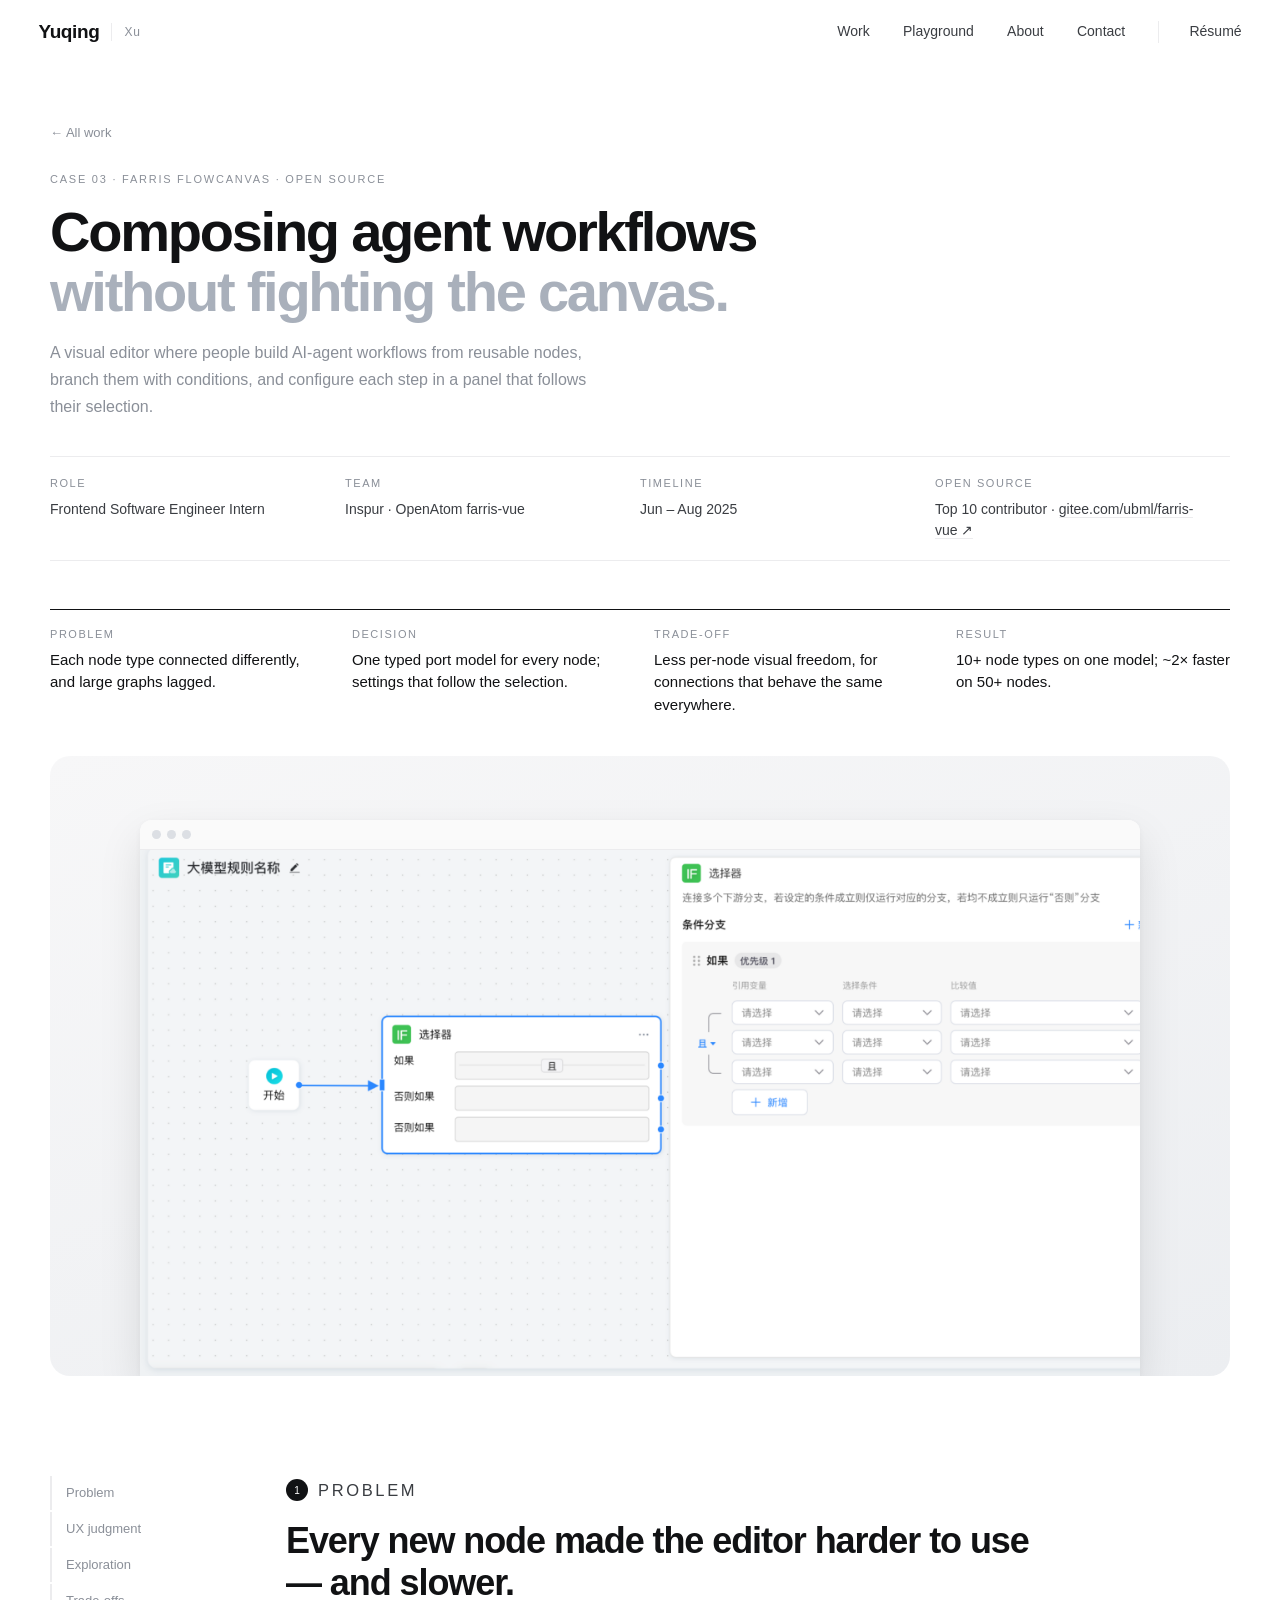
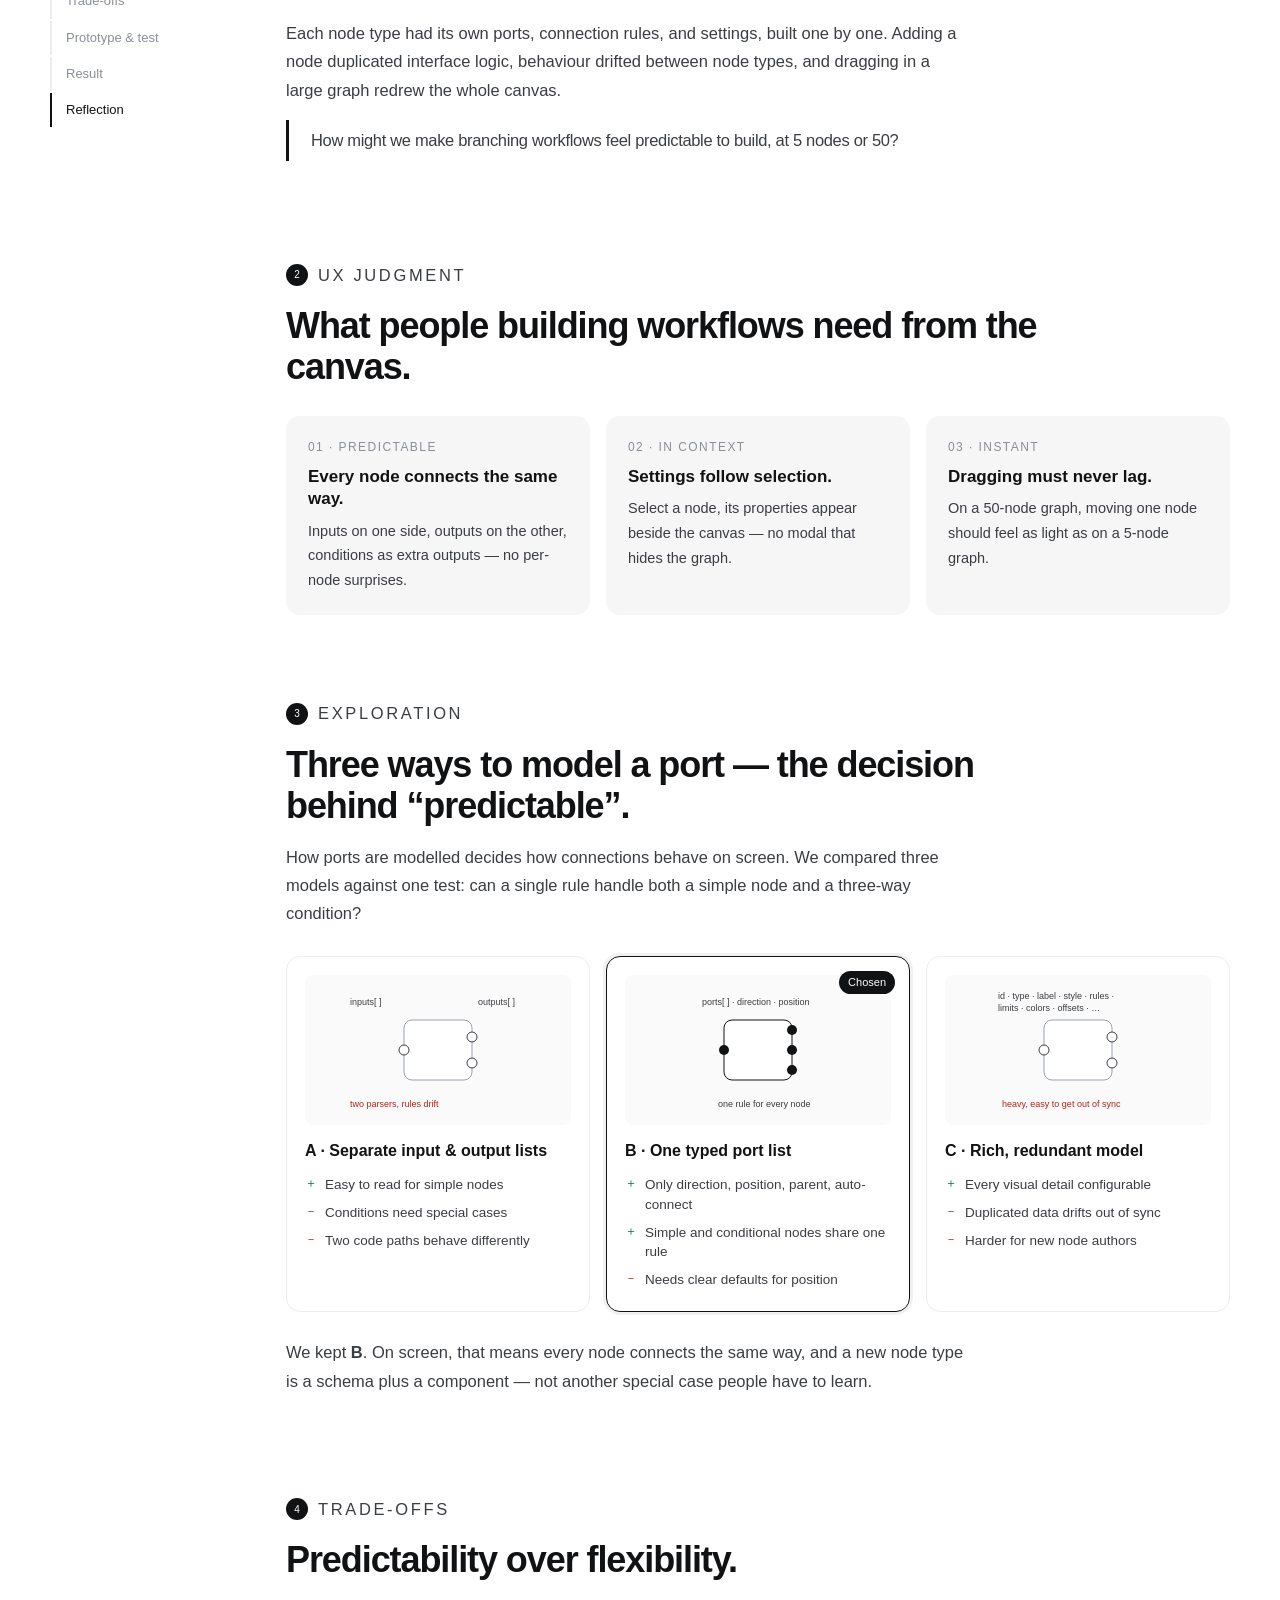
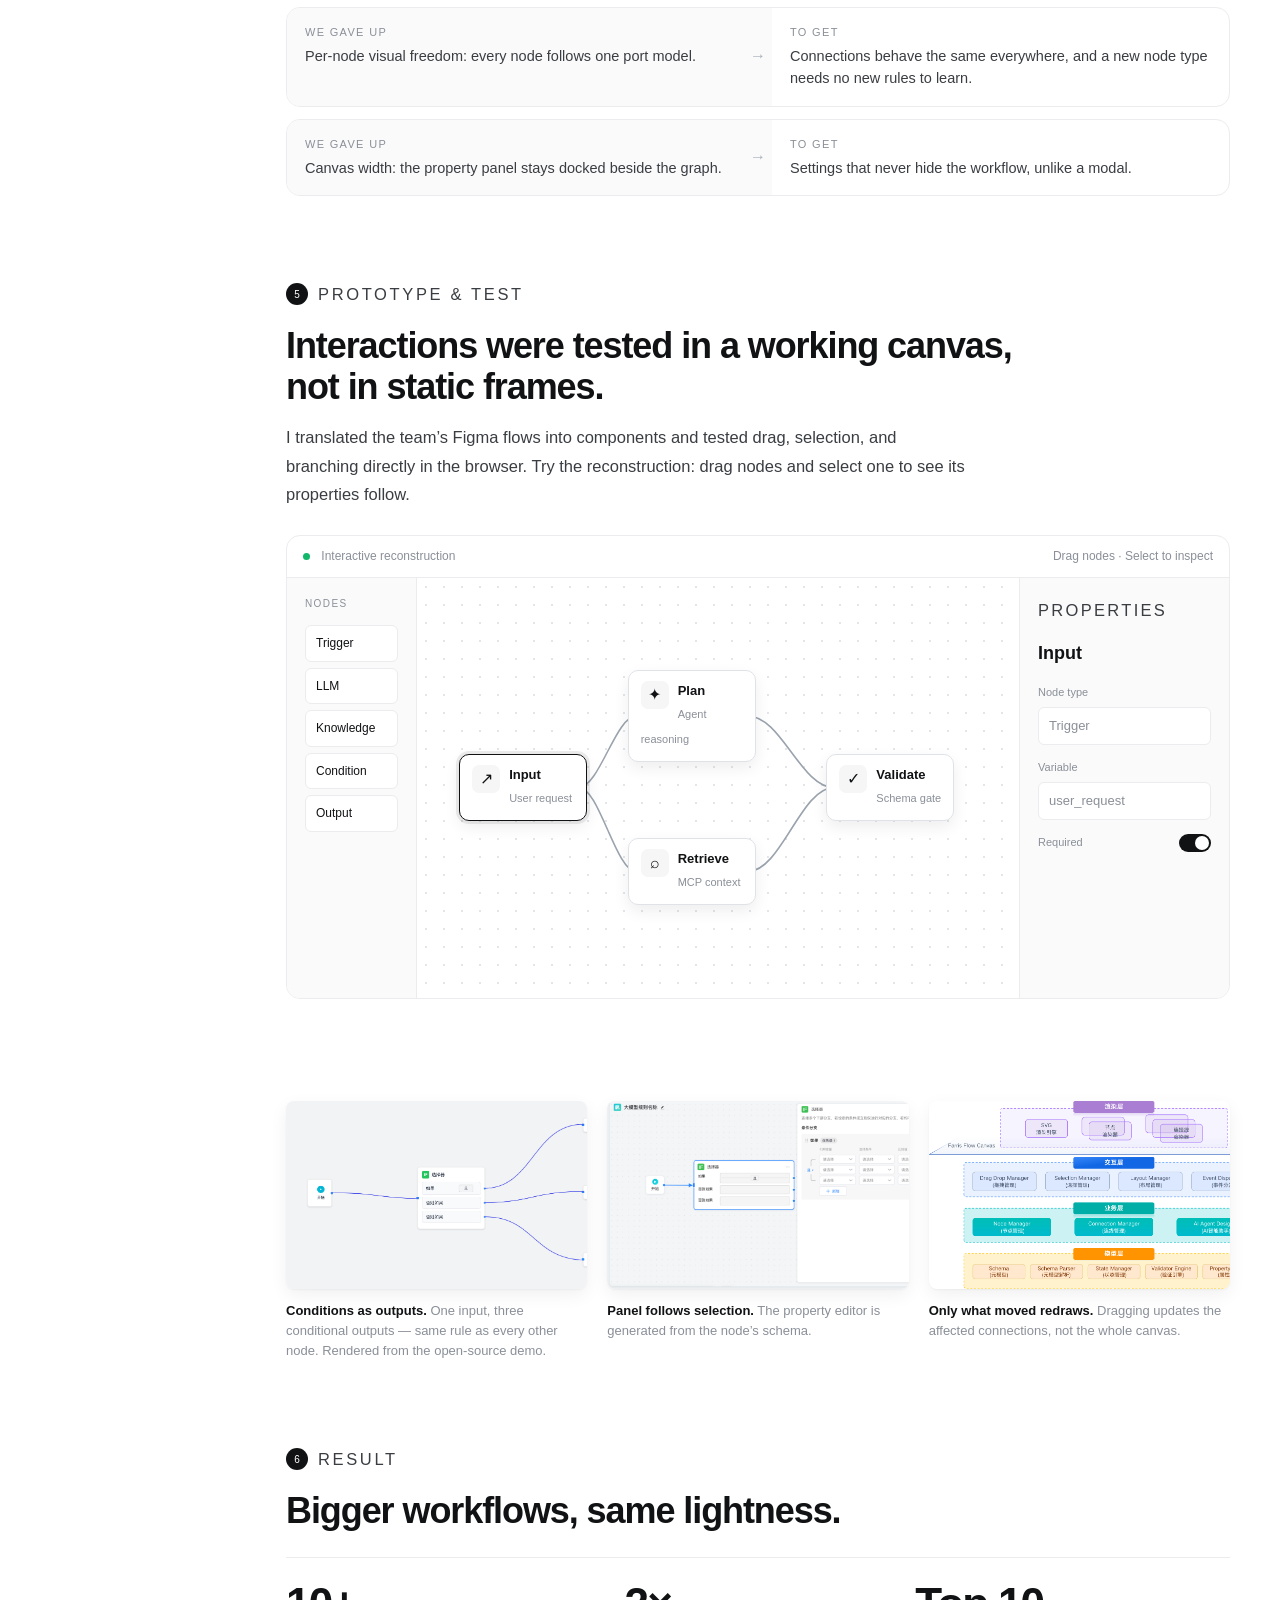
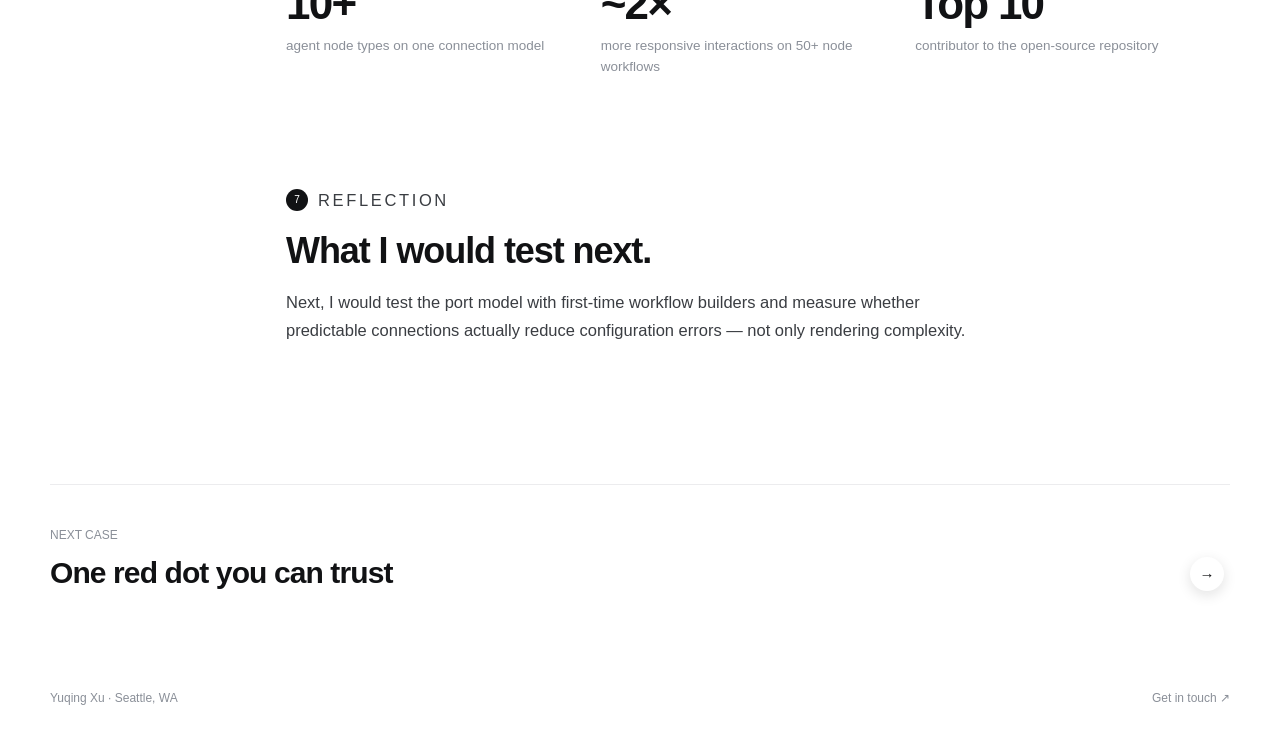
<file: flowcanvas.html>
<!doctype html>
<html lang="en">
<head>
  <meta charset="utf-8">
  <meta name="viewport" content="width=device-width, initial-scale=1">
  <meta name="description" content="Case study: a visual editor for composing AI-agent workflows.">
  <title>FlowCanvas agent workflow editor — Yuqing Xu</title>
  <link rel="icon" href="data:image/svg+xml,%3Csvg xmlns='http://www.w3.org/2000/svg' viewBox='0 0 64 64'%3E%3Crect width='64' height='64' rx='14' fill='%23111'/%3E%3Ctext x='32' y='42' font-family='Helvetica' font-size='26' font-weight='bold' fill='white' text-anchor='middle'%3EYX%3C/text%3E%3C/svg%3E">
  <link rel="stylesheet" href="styles.css?v=14">
  <noscript><style>.reveal{opacity:1!important;transform:none!important}</style></noscript>
</head>
<body>
  <header class="site-header">
    <a class="brand" href="index.html" aria-label="Home"><b>Yuqing</b><span>Xu</span></a>
    <nav aria-label="Primary navigation">
      <a href="index.html#work">Work</a>
      <a href="playground.html">Playground</a>
      <a href="about.html">About</a>
      <a href="mailto:xyqapply@gmail.com">Contact</a>
      <a class="nav-resume" href="Yuqing-Xu-Resume.pdf" target="_blank" rel="noopener">Résumé</a>
    </nav>
  </header>

  <main>
    <section class="cs-hero shell">
      <a class="cs-back" href="index.html#work">← All work</a>
      <p class="kicker">CASE 03 · FARRIS FLOWCANVAS · OPEN SOURCE</p>
      <h1 class="display">Composing agent workflows<br><span>without fighting the canvas.</span></h1>
      <p class="lede">A visual editor where people build AI-agent workflows from reusable nodes, branch them with conditions, and configure each step in a panel that follows their selection.</p>
      <dl class="facts" style="margin-top:36px">
        <div><dt>Role</dt><dd>Frontend Software Engineer Intern</dd></div>
        <div><dt>Team</dt><dd>Inspur · OpenAtom farris-vue</dd></div>
        <div><dt>Timeline</dt><dd>Jun – Aug 2025</dd></div>
        <div><dt>Open source</dt><dd>Top 10 contributor · <a class="ext" href="https://gitee.com/ubml/farris-vue" target="_blank" rel="noopener">gitee.com/ubml/farris-vue ↗</a></dd></div>
      </dl>
      <dl class="tldr"><div><dt>PROBLEM</dt><dd>Each node type connected differently, and large graphs lagged.</dd></div><div><dt>DECISION</dt><dd>One typed port model for every node; settings that follow the selection.</dd></div><div><dt>TRADE-OFF</dt><dd>Less per-node visual freedom, for connections that behave the same everywhere.</dd></div><div><dt>RESULT</dt><dd>10+ node types on one model; ~2× faster on 50+ nodes.</dd></div></dl>
      <figure class="cs-cover stage"><div class="win"><span class="win-bar"><i></i><i></i><i></i></span><img src="assets/flowcanvas-property-panel.png" alt="FlowCanvas selector node connected to a schema-driven condition editor"></div></figure>
    </section>

    <div class="cs-layout shell">
      <nav class="cs-toc" aria-label="Case study sections">
        <a href="#problem">Problem</a>
        <a href="#insight">UX judgment</a>
        <a href="#explore">Exploration</a>
        <a href="#tradeoff">Trade-offs</a>
        <a href="#prototype">Prototype &amp; test</a>
        <a href="#result">Result</a>
        <a href="#reflect">Reflection</a>
      </nav>
      <div>
        <section id="problem" class="cs-sec reveal">
          <p class="kicker"><span>1</span>PROBLEM</p>
          <h2>Every new node made the editor harder to use — and slower.</h2>
          <p>Each node type had its own ports, connection rules, and settings, built one by one. Adding a node duplicated interface logic, behaviour drifted between node types, and dragging in a large graph redrew the whole canvas.</p>
          <p class="pull">How might we make branching workflows feel predictable to build, at 5 nodes or 50?</p>
        </section>

        <section id="insight" class="cs-sec reveal">
          <p class="kicker"><span>2</span>UX JUDGMENT</p>
          <h2>What people building workflows need from the canvas.</h2>
          <div class="insights">
            <div><b>01 · PREDICTABLE</b><h4>Every node connects the same way.</h4><p>Inputs on one side, outputs on the other, conditions as extra outputs — no per-node surprises.</p></div>
            <div><b>02 · IN CONTEXT</b><h4>Settings follow selection.</h4><p>Select a node, its properties appear beside the canvas — no modal that hides the graph.</p></div>
            <div><b>03 · INSTANT</b><h4>Dragging must never lag.</h4><p>On a 50-node graph, moving one node should feel as light as on a 5-node graph.</p></div>
          </div>
        </section>

        <section id="explore" class="cs-sec reveal">
          <p class="kicker"><span>3</span>EXPLORATION</p>
          <h2>Three ways to model a port — the decision behind “predictable”.</h2>
          <p>How ports are modelled decides how connections behave on screen. We compared three models against one test: can a single rule handle both a simple node and a three-way condition?</p>
          <div class="options">
            <div class="option">
              <div class="viz"><svg viewBox="0 0 200 150" aria-hidden="true"><g font-family="-apple-system,Helvetica" font-size="9" fill="#3a3d42"><rect x="66" y="45" width="68" height="60" rx="8" fill="#fff" stroke="#9aa3ae"/><circle cx="66" cy="75" r="5" fill="#fff" stroke="#3a3d42"/><circle cx="134" cy="62" r="5" fill="#fff" stroke="#3a3d42"/><circle cx="134" cy="88" r="5" fill="#fff" stroke="#3a3d42"/><text x="12" y="30">inputs[ ]</text><text x="140" y="30">outputs[ ]</text><text x="12" y="132" fill="#b42318">two parsers, rules drift</text></g></svg></div>
              <h4>A · Separate input &amp; output lists</h4>
              <ul><li class="pro">Easy to read for simple nodes</li><li class="con">Conditions need special cases</li><li class="con">Two code paths behave differently</li></ul>
            </div>
            <div class="option chosen">
              <span class="badge-pick">Chosen</span>
              <div class="viz"><svg viewBox="0 0 200 150" aria-hidden="true"><g font-family="-apple-system,Helvetica" font-size="9" fill="#3a3d42"><rect x="66" y="45" width="68" height="60" rx="8" fill="#fff" stroke="#111214"/><circle cx="66" cy="75" r="5" fill="#111214"/><circle cx="134" cy="55" r="5" fill="#111214"/><circle cx="134" cy="75" r="5" fill="#111214"/><circle cx="134" cy="95" r="5" fill="#111214"/><text x="44" y="30">ports[ ] · direction · position</text><text x="60" y="132">one rule for every node</text></g></svg></div>
              <h4>B · One typed port list</h4>
              <ul><li class="pro">Only direction, position, parent, auto-connect</li><li class="pro">Simple and conditional nodes share one rule</li><li class="con">Needs clear defaults for position</li></ul>
            </div>
            <div class="option">
              <div class="viz"><svg viewBox="0 0 200 150" aria-hidden="true"><g font-family="-apple-system,Helvetica" font-size="9" fill="#3a3d42"><rect x="66" y="45" width="68" height="60" rx="8" fill="#fff" stroke="#9aa3ae"/><circle cx="66" cy="75" r="5" fill="#fff" stroke="#3a3d42"/><circle cx="134" cy="62" r="5" fill="#fff" stroke="#3a3d42"/><circle cx="134" cy="88" r="5" fill="#fff" stroke="#3a3d42"/><text x="20" y="24">id · type · label · style · rules ·</text><text x="20" y="36">limits · colors · offsets · …</text><text x="24" y="132" fill="#b42318">heavy, easy to get out of sync</text></g></svg></div>
              <h4>C · Rich, redundant model</h4>
              <ul><li class="pro">Every visual detail configurable</li><li class="con">Duplicated data drifts out of sync</li><li class="con">Harder for new node authors</li></ul>
            </div>
          </div>
          <p style="margin-top:26px">We kept <b>B</b>. On screen, that means every node connects the same way, and a new node type is a schema plus a component — not another special case people have to learn.</p>
        </section>

        <section id="tradeoff" class="cs-sec reveal">
          <p class="kicker"><span>4</span>TRADE-OFFS</p>
          <h2>Predictability over flexibility.</h2>
          <div class="tradeoffs">
            <div><div class="gave"><h5>WE GAVE UP</h5><p>Per-node visual freedom: every node follows one port model.</p></div><em>→</em><div><h5>TO GET</h5><p>Connections behave the same everywhere, and a new node type needs no new rules to learn.</p></div></div>
            <div><div class="gave"><h5>WE GAVE UP</h5><p>Canvas width: the property panel stays docked beside the graph.</p></div><em>→</em><div><h5>TO GET</h5><p>Settings that never hide the workflow, unlike a modal.</p></div></div>
          </div>
        </section>

        <section id="prototype" class="cs-sec reveal">
          <p class="kicker"><span>5</span>PROTOTYPE &amp; TEST</p>
          <h2>Interactions were tested in a working canvas, not in static frames.</h2>
          <p>I translated the team’s Figma flows into components and tested drag, selection, and branching directly in the browser. Try the reconstruction: drag nodes and select one to see its properties follow.</p>
          <section class="canvas-demo" aria-label="Interactive reconstruction of a workflow editor" style="margin-top:26px">
            <div class="demo-toolbar"><div><span class="status-dot"></span> Interactive reconstruction</div><div>Drag nodes · Select to inspect</div></div>
            <div class="demo-body">
              <div class="node-library"><b>NODES</b><span>Trigger</span><span>LLM</span><span>Knowledge</span><span>Condition</span><span>Output</span></div>
              <div class="workflow-stage" id="workflow-stage">
                <svg class="edges" id="edges" aria-hidden="true"></svg>
                <button class="flow-node selected" data-node="trigger" style="left:7%;top:42%"><i>↗</i><span>Input</span><small>User request</small></button>
                <button class="flow-node" data-node="agent" style="left:35%;top:22%"><i>✦</i><span>Plan</span><small>Agent reasoning</small></button>
                <button class="flow-node" data-node="knowledge" style="left:35%;top:62%"><i>⌕</i><span>Retrieve</span><small>MCP context</small></button>
                <button class="flow-node" data-node="output" style="left:68%;top:42%"><i>✓</i><span>Validate</span><small>Schema gate</small></button>
              </div>
              <aside class="property-panel" id="property-panel"><p>PROPERTIES</p><h4>Input</h4><label>Node type<input value="Trigger" readonly></label><label>Variable<input value="user_request" readonly></label><label>Required<span class="toggle on"></span></label></aside>
            </div>
          </section>
          <div class="gallery">
            <figure><img src="assets/flowcanvas-routing.png?v=2" alt="Selector node with three routed connections"><figcaption><b>Conditions as outputs.</b> One input, three conditional outputs — same rule as every other node. Rendered from the open-source demo.</figcaption></figure>
            <figure><img src="assets/flowcanvas-property-panel.png" alt="Schema-driven condition editor"><figcaption><b>Panel follows selection.</b> The property editor is generated from the node’s schema.</figcaption></figure>
            <figure><img src="assets/flowcanvas-architecture.png" alt="Layered editor architecture"><figcaption><b>Only what moved redraws.</b> Dragging updates the affected connections, not the whole canvas.</figcaption></figure>
          </div>
        </section>

        <section id="result" class="cs-sec reveal">
          <p class="kicker"><span>6</span>RESULT</p>
          <h2>Bigger workflows, same lightness.</h2>
          <div class="results">
            <div><strong>10+</strong><span>agent node types on one connection model</span></div>
            <div><strong>~2×</strong><span>more responsive interactions on 50+ node workflows</span></div>
            <div><strong>Top 10</strong><span>contributor to the open-source repository</span></div>
          </div>
        </section>

        <section id="reflect" class="cs-sec reveal">
          <p class="kicker"><span>7</span>REFLECTION</p>
          <h2>What I would test next.</h2>
          <p>Next, I would test the port model with first-time workflow builders and measure whether predictable connections actually reduce configuration errors — not only rendering complexity.</p>
        </section>
      </div>
    </div>

    <a class="next-case shell" href="badge.html"><div><small>NEXT CASE</small><b>One red dot you can trust</b></div><span class="pill-link"><i>→</i></span></a>
  </main>

  <footer class="site-footer shell"><span>Yuqing Xu · Seattle, WA</span><a href="mailto:xyqapply@gmail.com">Get in touch ↗</a></footer>
  <script src="app.js?v=14"></script>
</body>
</html>
</file>
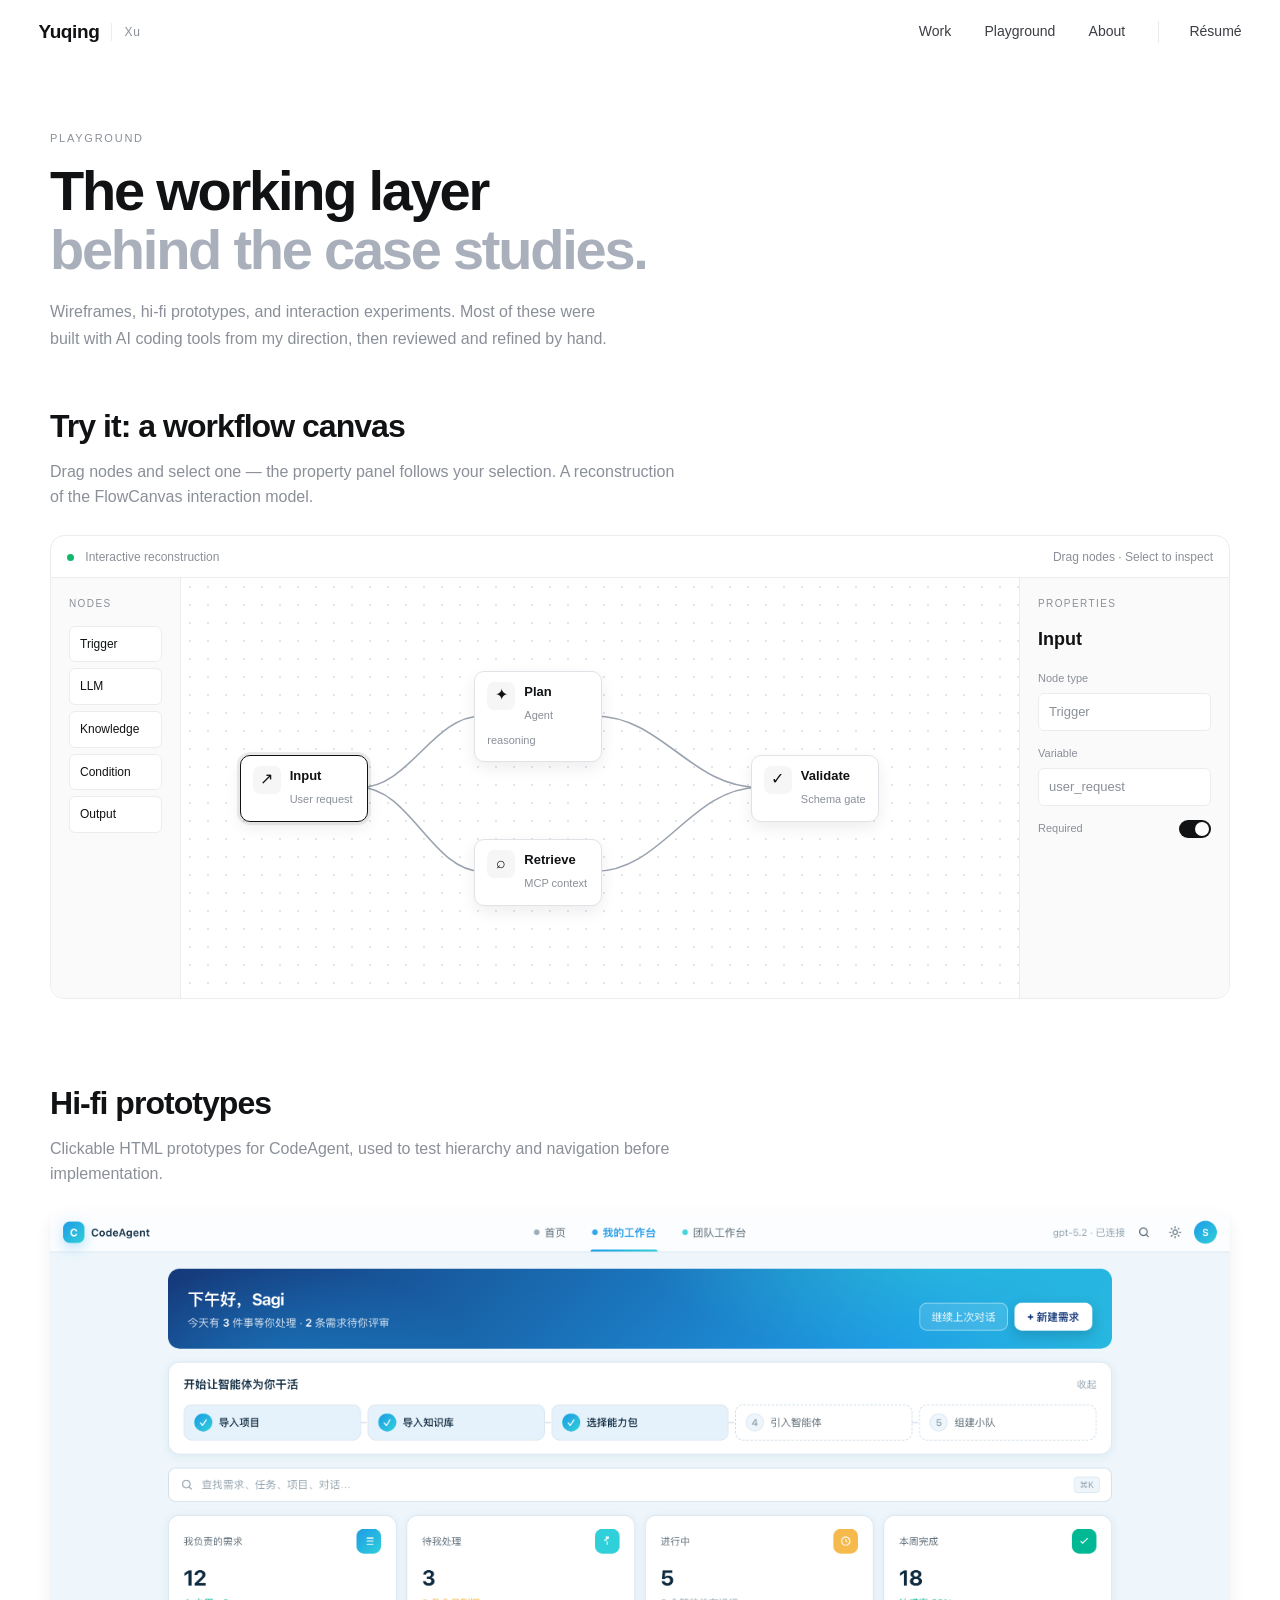
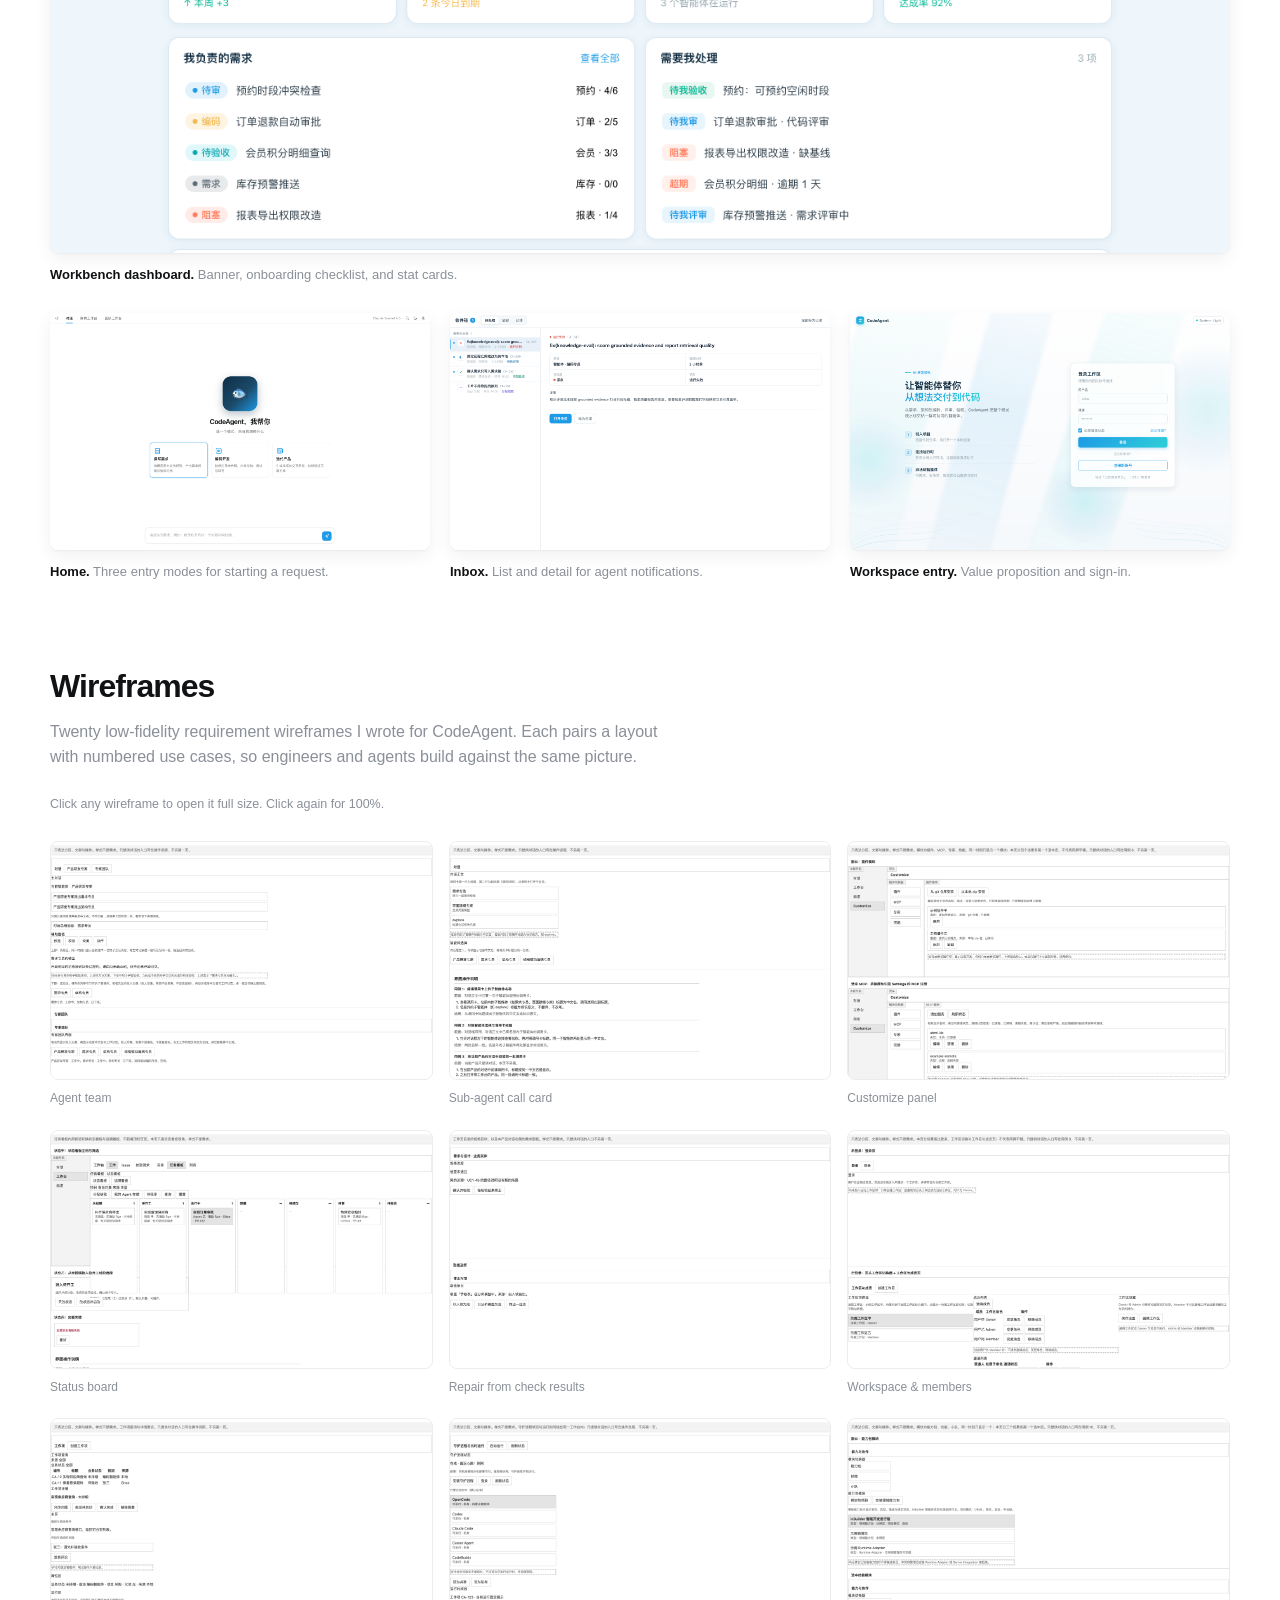
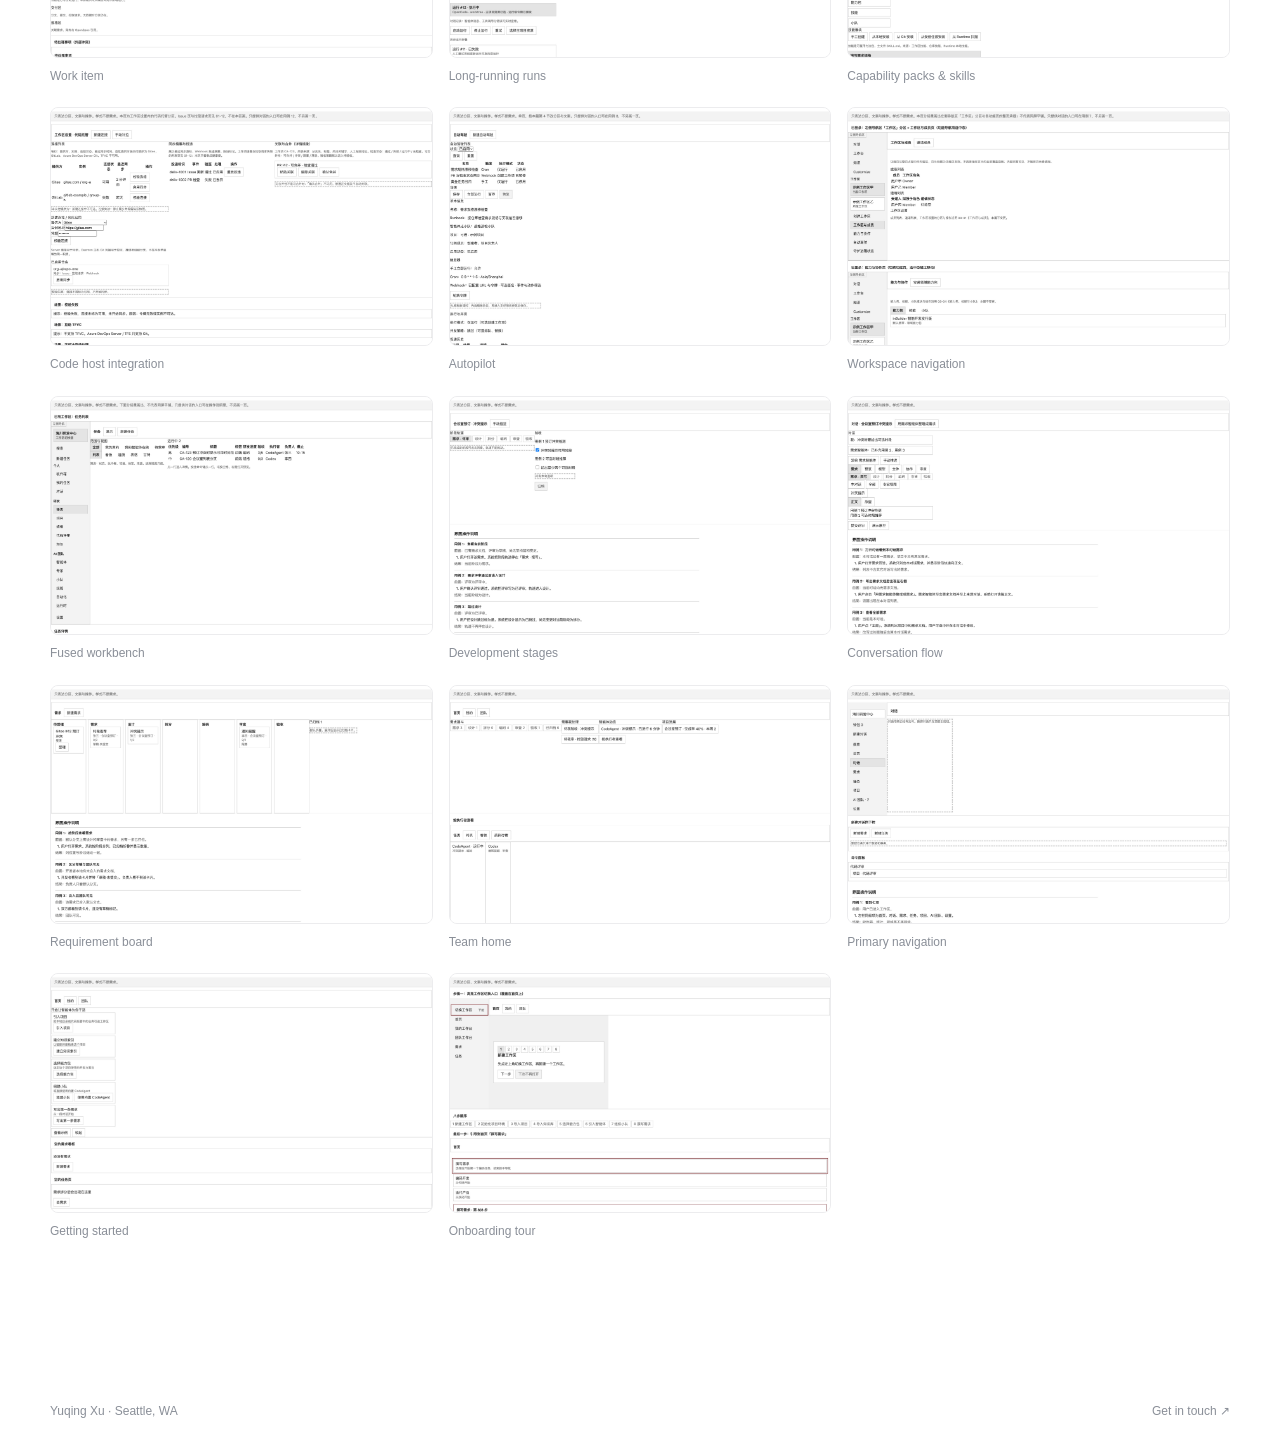
<file: playground.html>
<!doctype html>
<html lang="en">
<head>
  <meta charset="utf-8">
  <meta name="viewport" content="width=device-width, initial-scale=1">
  <meta name="description" content="Playground — wireframes, prototypes, and interaction experiments by Yuqing Xu.">
  <title>Playground — Yuqing Xu</title>
  <link rel="icon" href="data:image/svg+xml,%3Csvg xmlns='http://www.w3.org/2000/svg' viewBox='0 0 64 64'%3E%3Crect width='64' height='64' rx='14' fill='%23111'/%3E%3Ctext x='32' y='42' font-family='Helvetica' font-size='26' font-weight='bold' fill='white' text-anchor='middle'%3EYX%3C/text%3E%3C/svg%3E">
  <link rel="stylesheet" href="styles.css?v=14">
  <noscript><style>.reveal{opacity:1!important;transform:none!important}</style></noscript>
</head>
<body>
  <header class="site-header">
    <a class="brand" href="index.html" aria-label="Home"><b>Yuqing</b><span>Xu</span></a>
    <nav aria-label="Primary navigation">
      <a href="index.html#work">Work</a>
      <a href="playground.html">Playground</a>
      <a href="about.html">About</a>
      <a class="nav-resume" href="Yuqing-Xu-Resume.pdf" target="_blank" rel="noopener">Résumé</a>
    </nav>
  </header>

  <main class="shell">
    <section class="about-hero">
      <p class="kicker">PLAYGROUND</p>
      <h1 class="display">The working layer<br><span>behind the case studies.</span></h1>
      <p class="lede">Wireframes, hi-fi prototypes, and interaction experiments. Most of these were built with AI coding tools from my direction, then reviewed and refined by hand.</p>
    </section>

    <section class="pg-sec reveal">
      <h2>Try it: a workflow canvas</h2>
      <p>Drag nodes and select one — the property panel follows your selection. A reconstruction of the FlowCanvas interaction model.</p>
      <section class="canvas-demo" aria-label="Interactive reconstruction of a workflow editor">
            <div class="demo-toolbar"><div><span class="status-dot"></span> Interactive reconstruction</div><div>Drag nodes · Select to inspect</div></div>
            <div class="demo-body">
              <div class="node-library"><b>NODES</b><span>Trigger</span><span>LLM</span><span>Knowledge</span><span>Condition</span><span>Output</span></div>
              <div class="workflow-stage" id="workflow-stage">
                <svg class="edges" id="edges" aria-hidden="true"></svg>
                <button class="flow-node selected" data-node="trigger" style="left:7%;top:42%"><i>↗</i><span>Input</span><small>User request</small></button>
                <button class="flow-node" data-node="agent" style="left:35%;top:22%"><i>✦</i><span>Plan</span><small>Agent reasoning</small></button>
                <button class="flow-node" data-node="knowledge" style="left:35%;top:62%"><i>⌕</i><span>Retrieve</span><small>MCP context</small></button>
                <button class="flow-node" data-node="output" style="left:68%;top:42%"><i>✓</i><span>Validate</span><small>Schema gate</small></button>
              </div>
              <aside class="property-panel" id="property-panel"><p>PROPERTIES</p><h4>Input</h4><label>Node type<input value="Trigger" readonly></label><label>Variable<input value="user_request" readonly></label><label>Required<span class="toggle on"></span></label></aside>
            </div>
          </section>
    </section>

    <section class="pg-sec reveal">
      <h2>Hi-fi prototypes</h2>
      <p>Clickable HTML prototypes for CodeAgent, used to test hierarchy and navigation before implementation.</p>
      <div class="gallery">
        <figure class="wide"><img src="assets/prototype-hifi.png" alt="Workbench dashboard prototype"><figcaption><b>Workbench dashboard.</b> Banner, onboarding checklist, and stat cards.</figcaption></figure>
        <figure><img src="assets/prototype-home.png" alt="Home prototype" loading="lazy"><figcaption><b>Home.</b> Three entry modes for starting a request.</figcaption></figure>
        <figure><img src="assets/prototype-inbox.png" alt="Inbox prototype" loading="lazy"><figcaption><b>Inbox.</b> List and detail for agent notifications.</figcaption></figure>
        <figure><img src="assets/prototype-login.png" alt="Login prototype" loading="lazy"><figcaption><b>Workspace entry.</b> Value proposition and sign-in.</figcaption></figure>
      </div>
    </section>

    <section class="pg-sec reveal">
      <h2>Wireframes</h2>
      <p>Twenty low-fidelity requirement wireframes I wrote for CodeAgent. Each pairs a layout with numbered use cases, so engineers and agents build against the same picture.</p>
      <p class="zoom-hint">Click any wireframe to open it full size. Click again for 100%.</p>
      <div class="wf-grid">
          <figure><img src="assets/wf/01-development-workbench_14-agent-collaboration.jpg" alt="Agent team wireframe" loading="lazy"><figcaption>Agent team</figcaption></figure>
          <figure><img src="assets/wf/01-development-workbench_15-subagent-display-name.jpg" alt="Sub-agent call card wireframe" loading="lazy"><figcaption>Sub-agent call card</figcaption></figure>
          <figure><img src="assets/wf/01-development-workbench_16-customize-panel.jpg" alt="Customize panel wireframe" loading="lazy"><figcaption>Customize panel</figcaption></figure>
          <figure><img src="assets/wf/01-development-workbench_17-status-board.jpg" alt="Status board wireframe" loading="lazy"><figcaption>Status board</figcaption></figure>
          <figure><img src="assets/wf/02-requirement-modeling_06-repair-from-check.jpg" alt="Repair from check results wireframe" loading="lazy"><figcaption>Repair from check results</figcaption></figure>
          <figure><img src="assets/wf/08-e2e-platform-control_01-workspace.jpg" alt="Workspace & members wireframe" loading="lazy"><figcaption>Workspace & members</figcaption></figure>
          <figure><img src="assets/wf/08-e2e-platform-control_02-work-item.jpg" alt="Work item wireframe" loading="lazy"><figcaption>Work item</figcaption></figure>
          <figure><img src="assets/wf/08-e2e-platform-control_03-daemon-and-run.jpg" alt="Long-running runs wireframe" loading="lazy"><figcaption>Long-running runs</figcaption></figure>
          <figure><img src="assets/wf/08-e2e-platform-control_04-capability-pack.jpg" alt="Capability packs & skills wireframe" loading="lazy"><figcaption>Capability packs & skills</figcaption></figure>
          <figure><img src="assets/wf/08-e2e-platform-control_05-code-host.jpg" alt="Code host integration wireframe" loading="lazy"><figcaption>Code host integration</figcaption></figure>
          <figure><img src="assets/wf/08-e2e-platform-control_06-autopilot.jpg" alt="Autopilot wireframe" loading="lazy"><figcaption>Autopilot</figcaption></figure>
          <figure><img src="assets/wf/08-e2e-platform-control_07-workspace-navigation.jpg" alt="Workspace navigation wireframe" loading="lazy"><figcaption>Workspace navigation</figcaption></figure>
          <figure><img src="assets/wf/10-product-fusion_01-fused-workbench.jpg" alt="Fused workbench wireframe" loading="lazy"><figcaption>Fused workbench</figcaption></figure>
          <figure><img src="assets/wf/11-dual-lens_01-stage-track.jpg" alt="Development stages wireframe" loading="lazy"><figcaption>Development stages</figcaption></figure>
          <figure><img src="assets/wf/11-dual-lens_02-conversation-flow.jpg" alt="Conversation flow wireframe" loading="lazy"><figcaption>Conversation flow</figcaption></figure>
          <figure><img src="assets/wf/11-dual-lens_03-requirement-board.jpg" alt="Requirement board wireframe" loading="lazy"><figcaption>Requirement board</figcaption></figure>
          <figure><img src="assets/wf/11-dual-lens_04-team-home.jpg" alt="Team home wireframe" loading="lazy"><figcaption>Team home</figcaption></figure>
          <figure><img src="assets/wf/11-dual-lens_05-primary-nav.jpg" alt="Primary navigation wireframe" loading="lazy"><figcaption>Primary navigation</figcaption></figure>
          <figure><img src="assets/wf/11-dual-lens_06-getting-started.jpg" alt="Getting started wireframe" loading="lazy"><figcaption>Getting started</figcaption></figure>
          <figure><img src="assets/wf/11-dual-lens_07-onboarding-tour.jpg" alt="Onboarding tour wireframe" loading="lazy"><figcaption>Onboarding tour</figcaption></figure>
      </div>
    </section>

  </main>

  <footer class="site-footer shell"><span>Yuqing Xu · Seattle, WA</span><a href="mailto:xyqapply@gmail.com">Get in touch ↗</a></footer>
  <script src="app.js?v=14"></script>
</body>
</html>
</file>
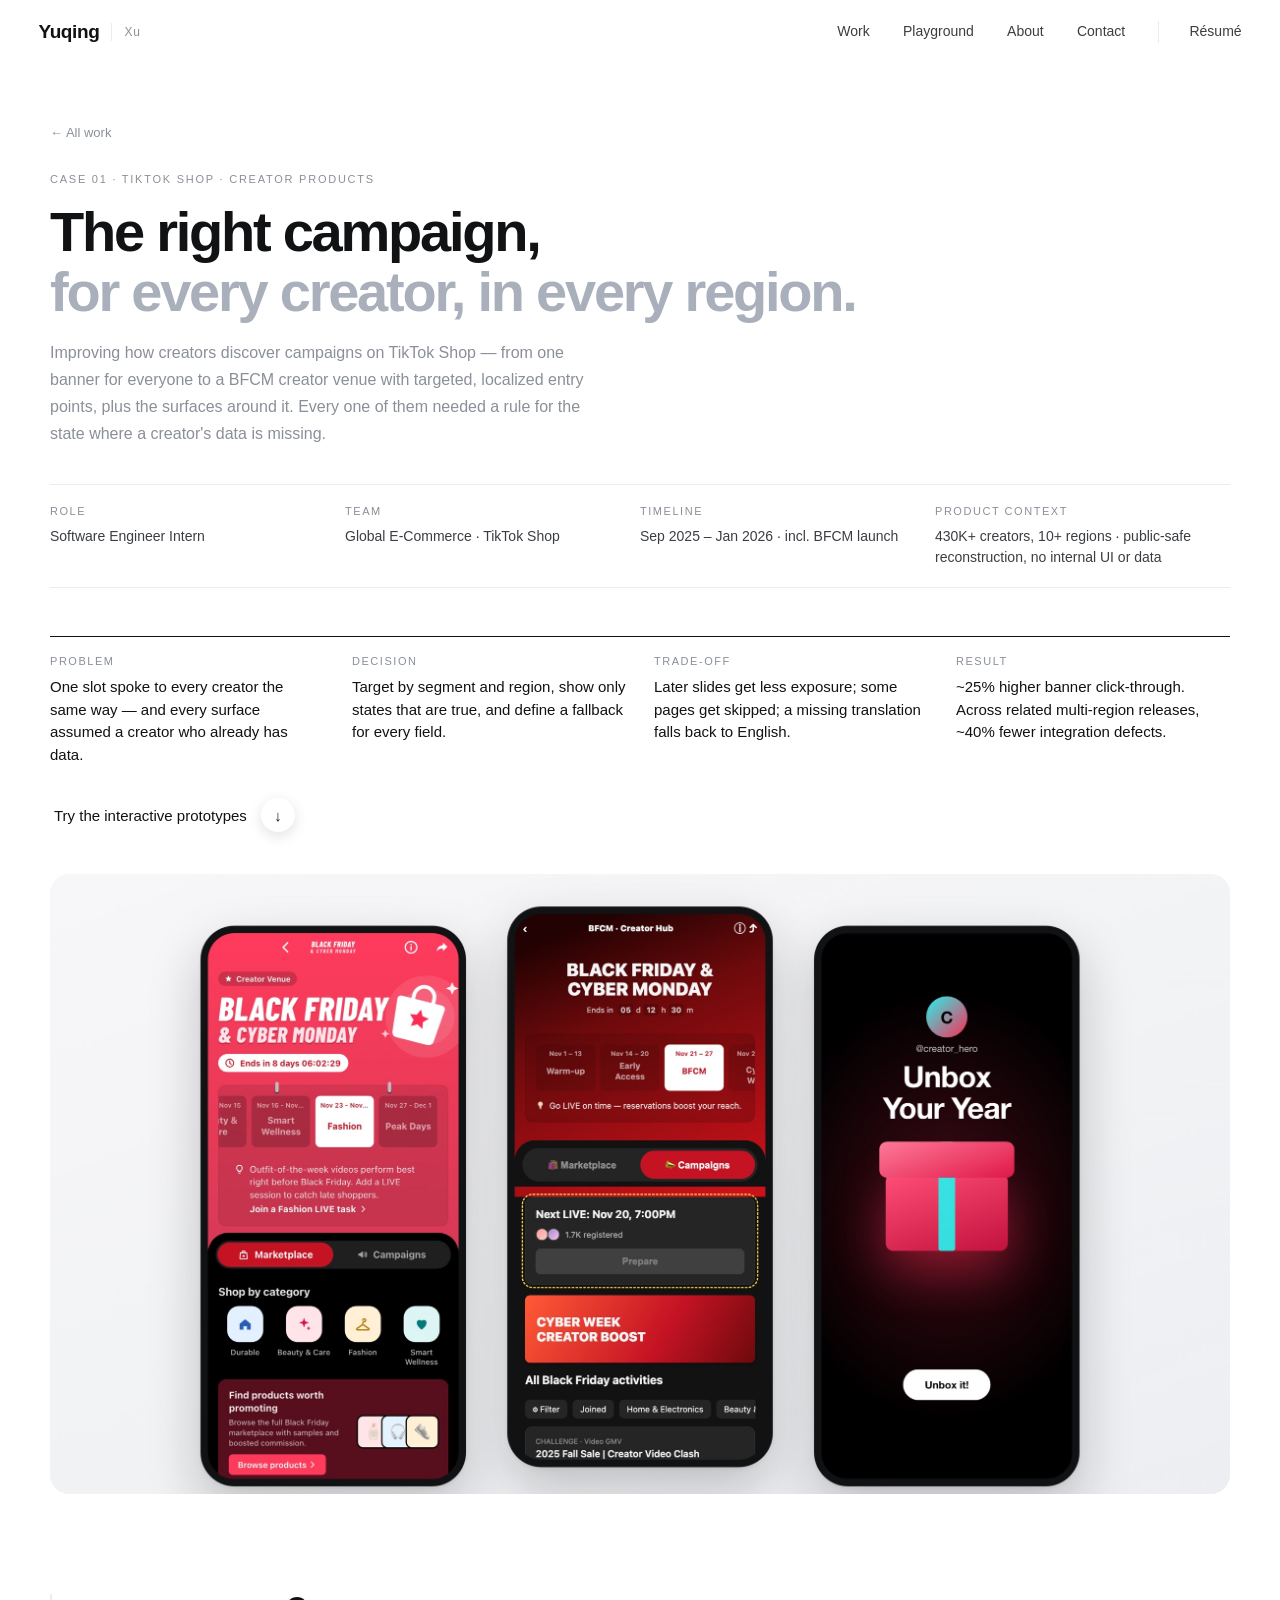
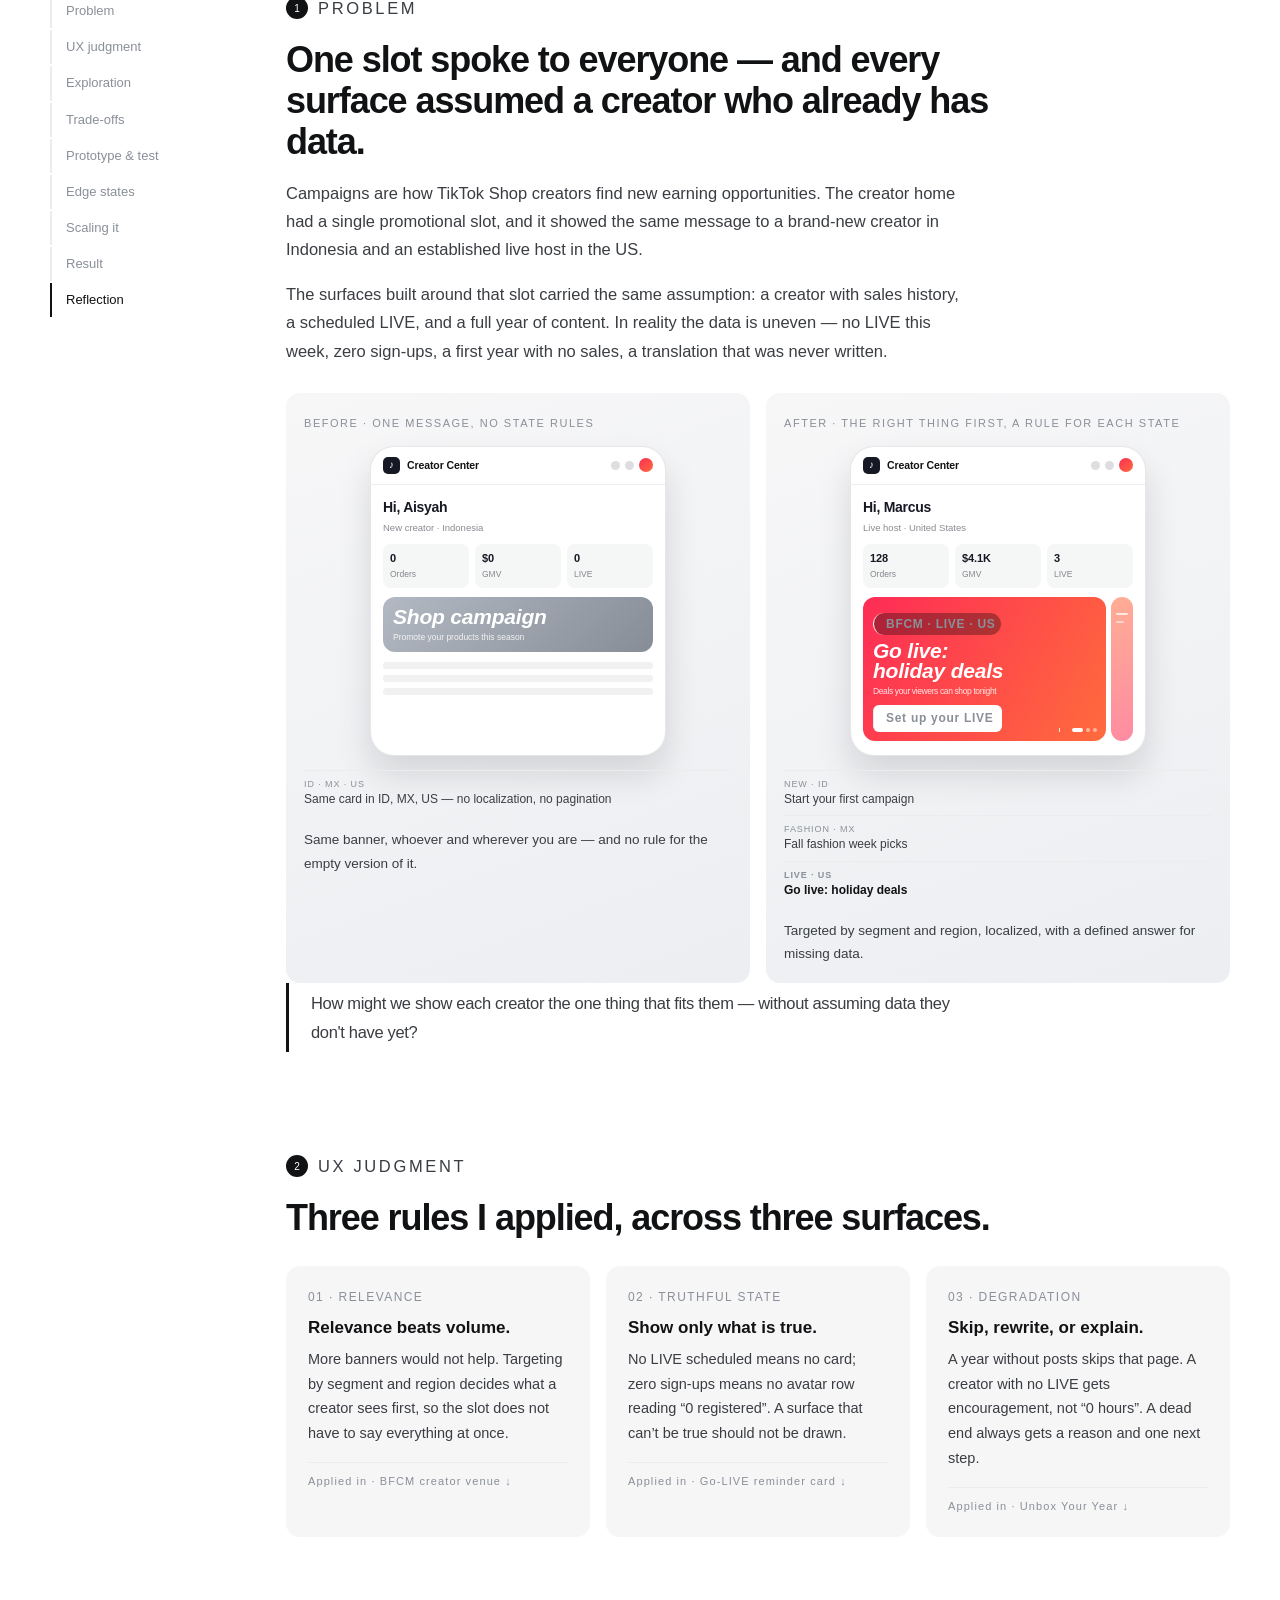
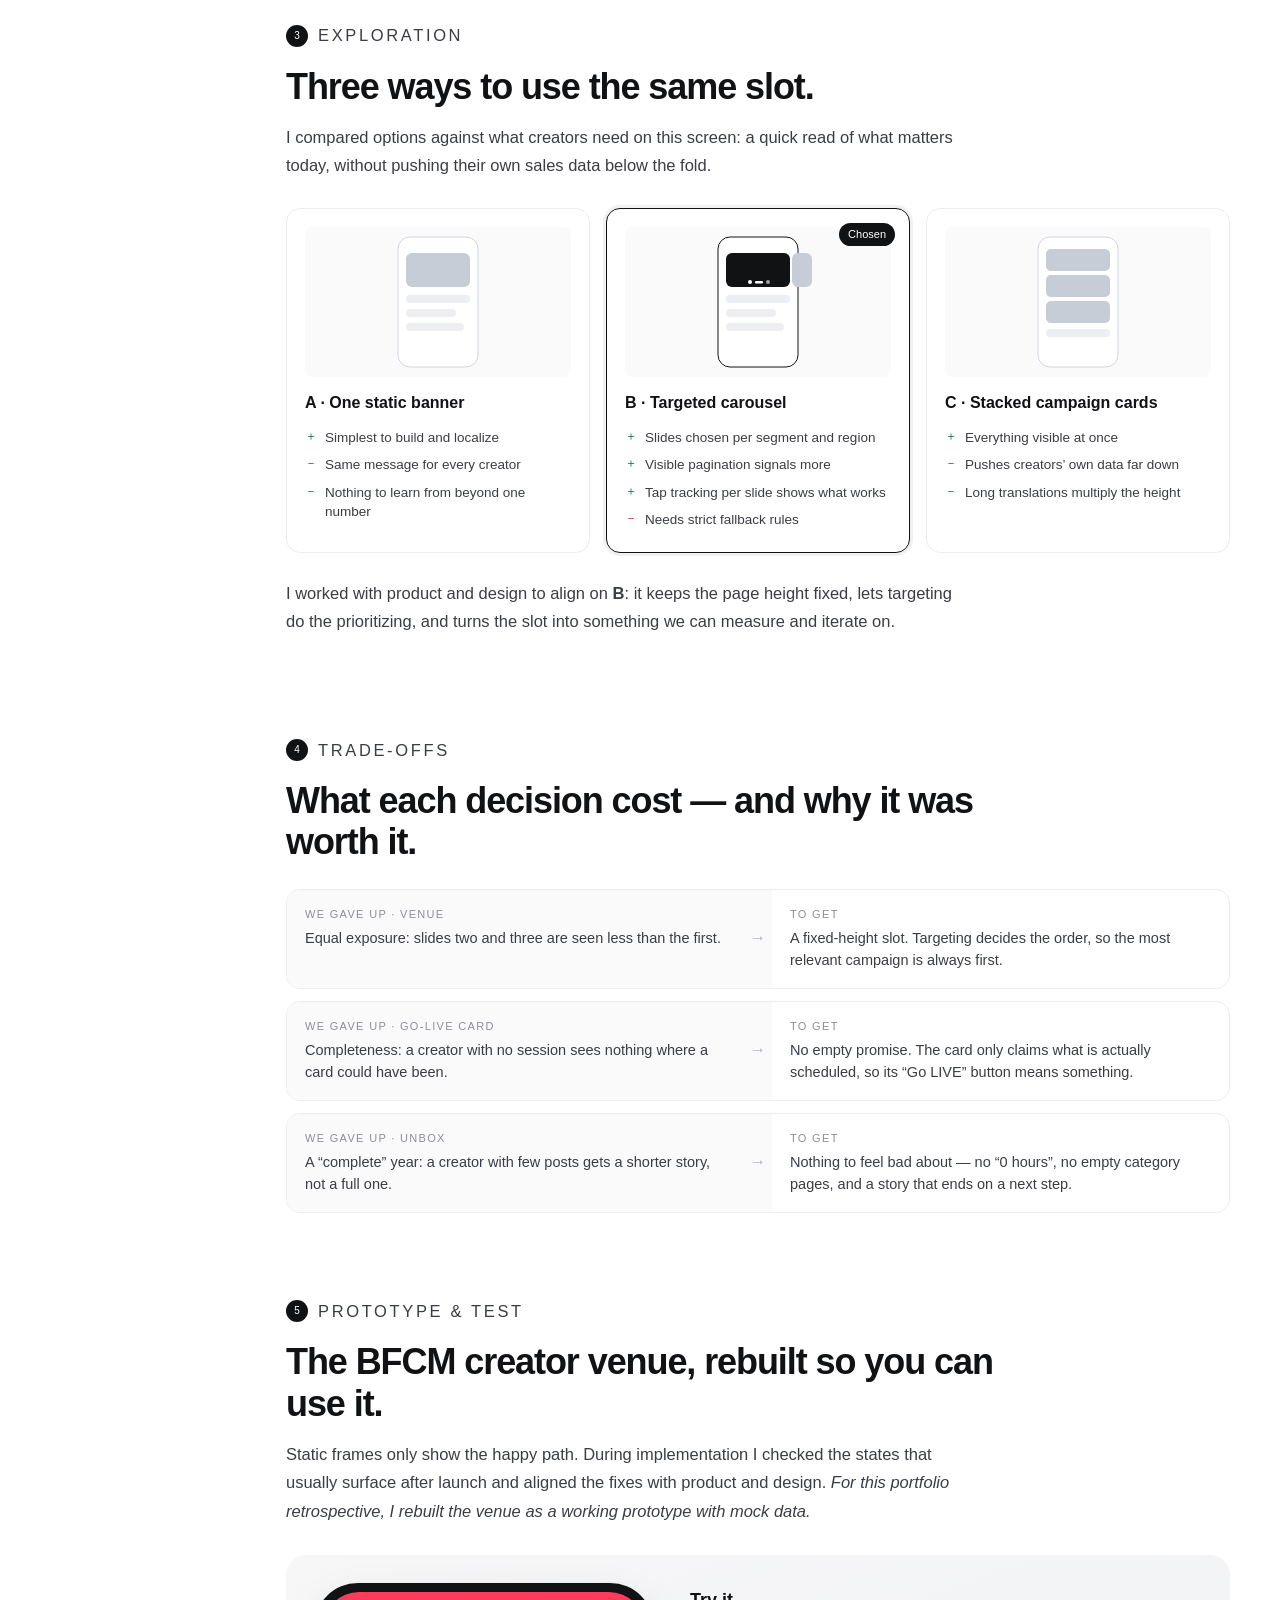
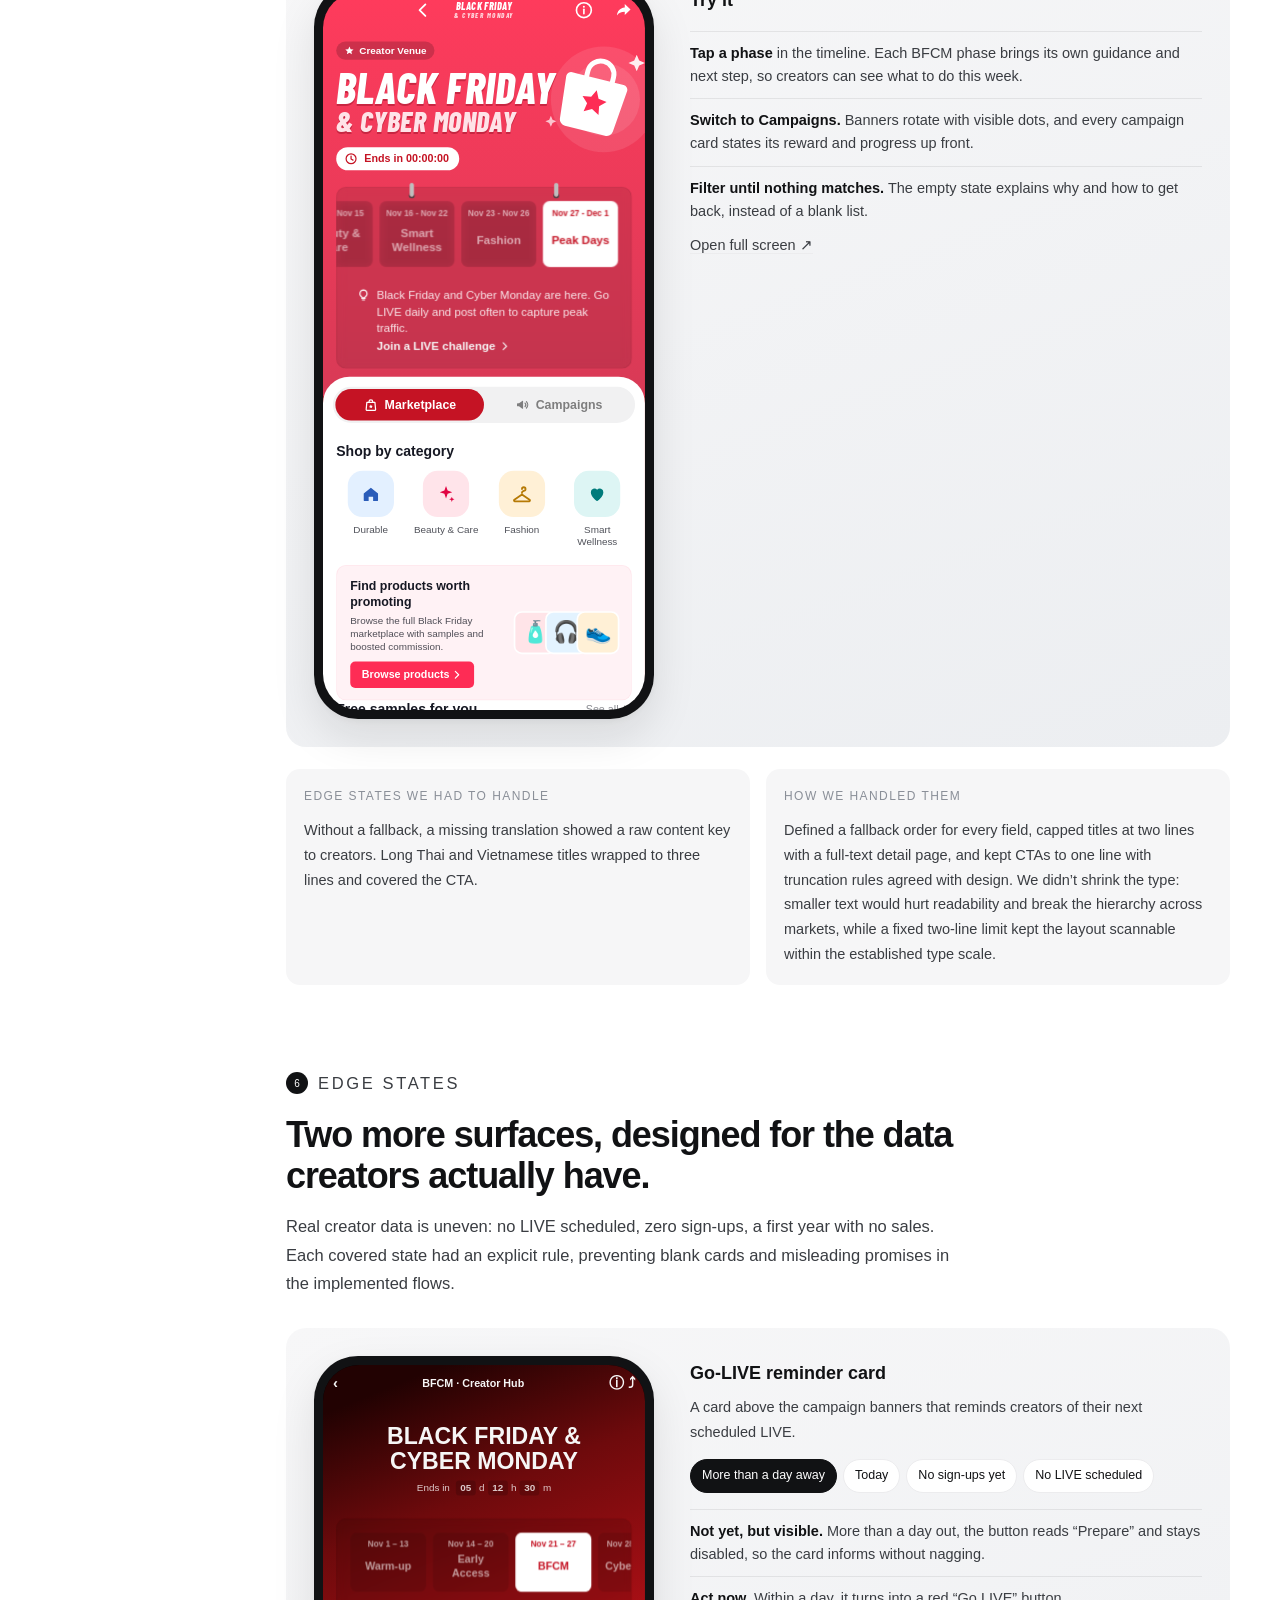
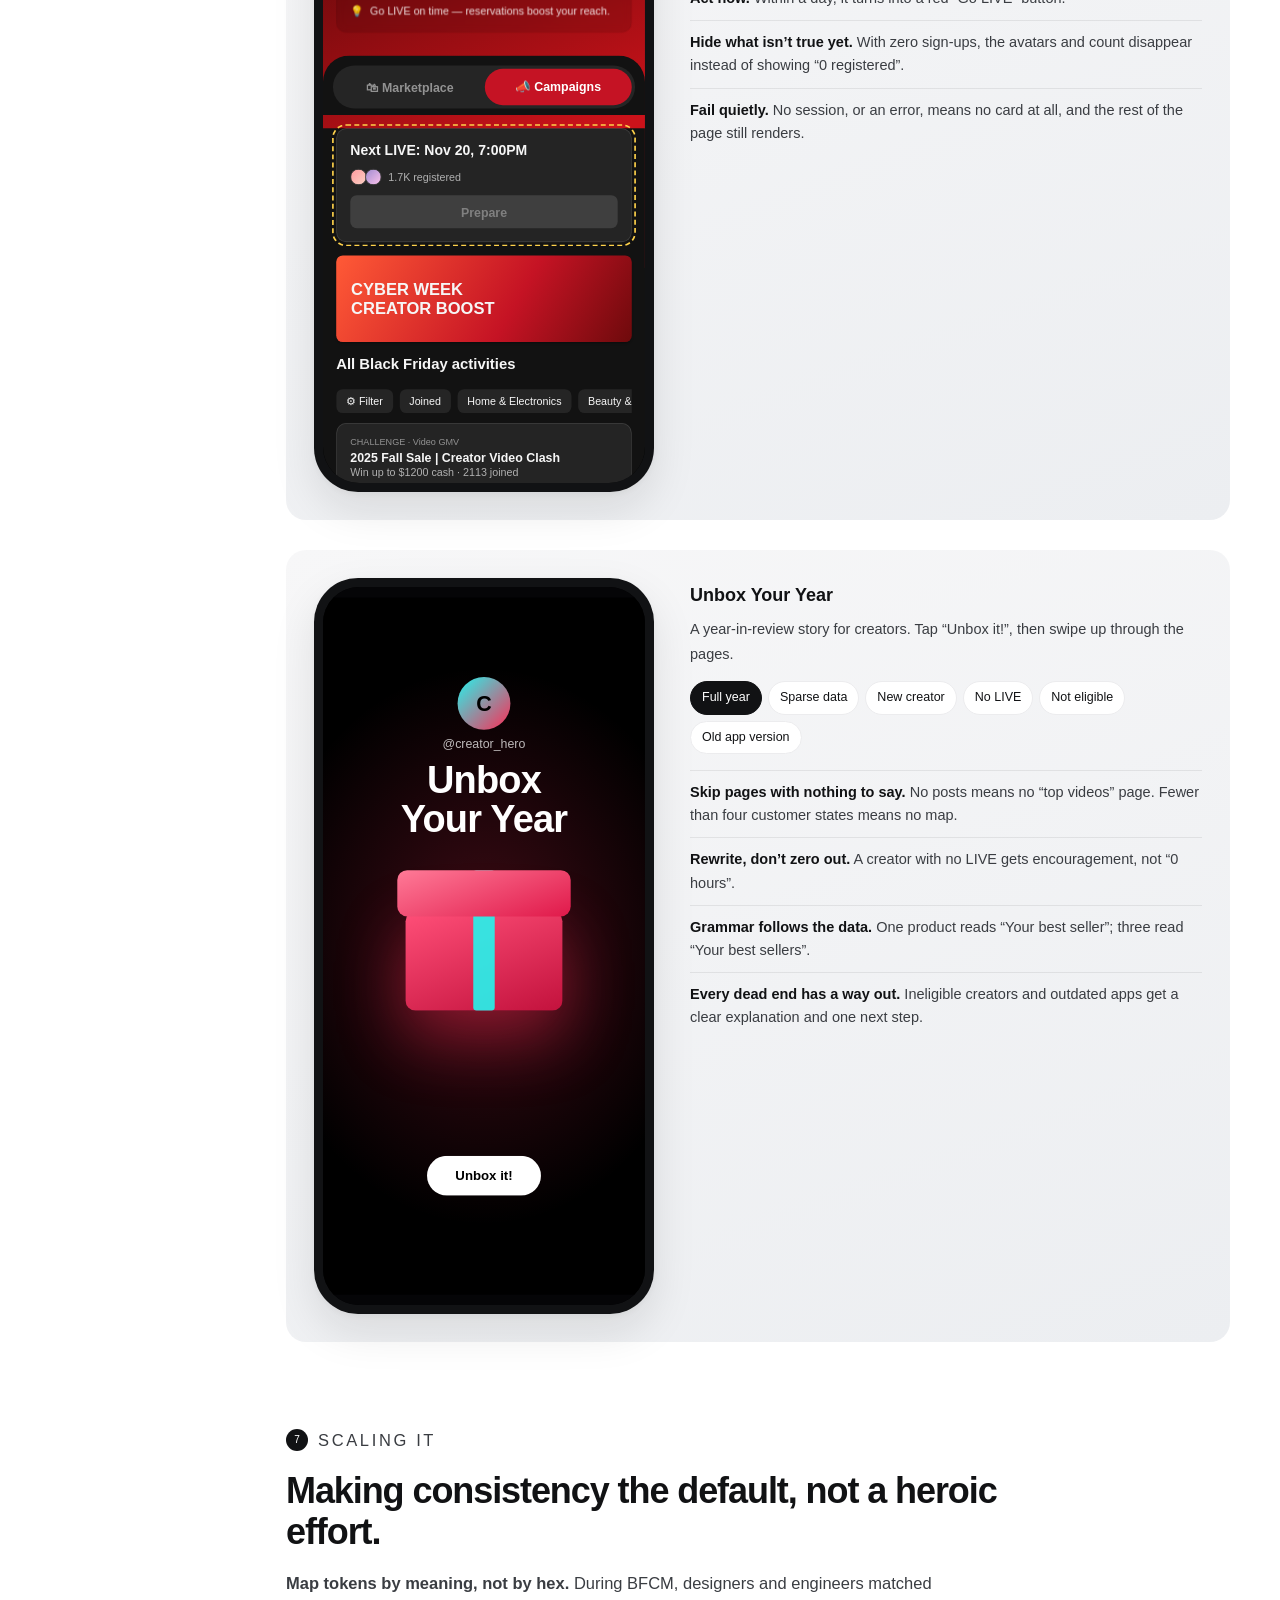
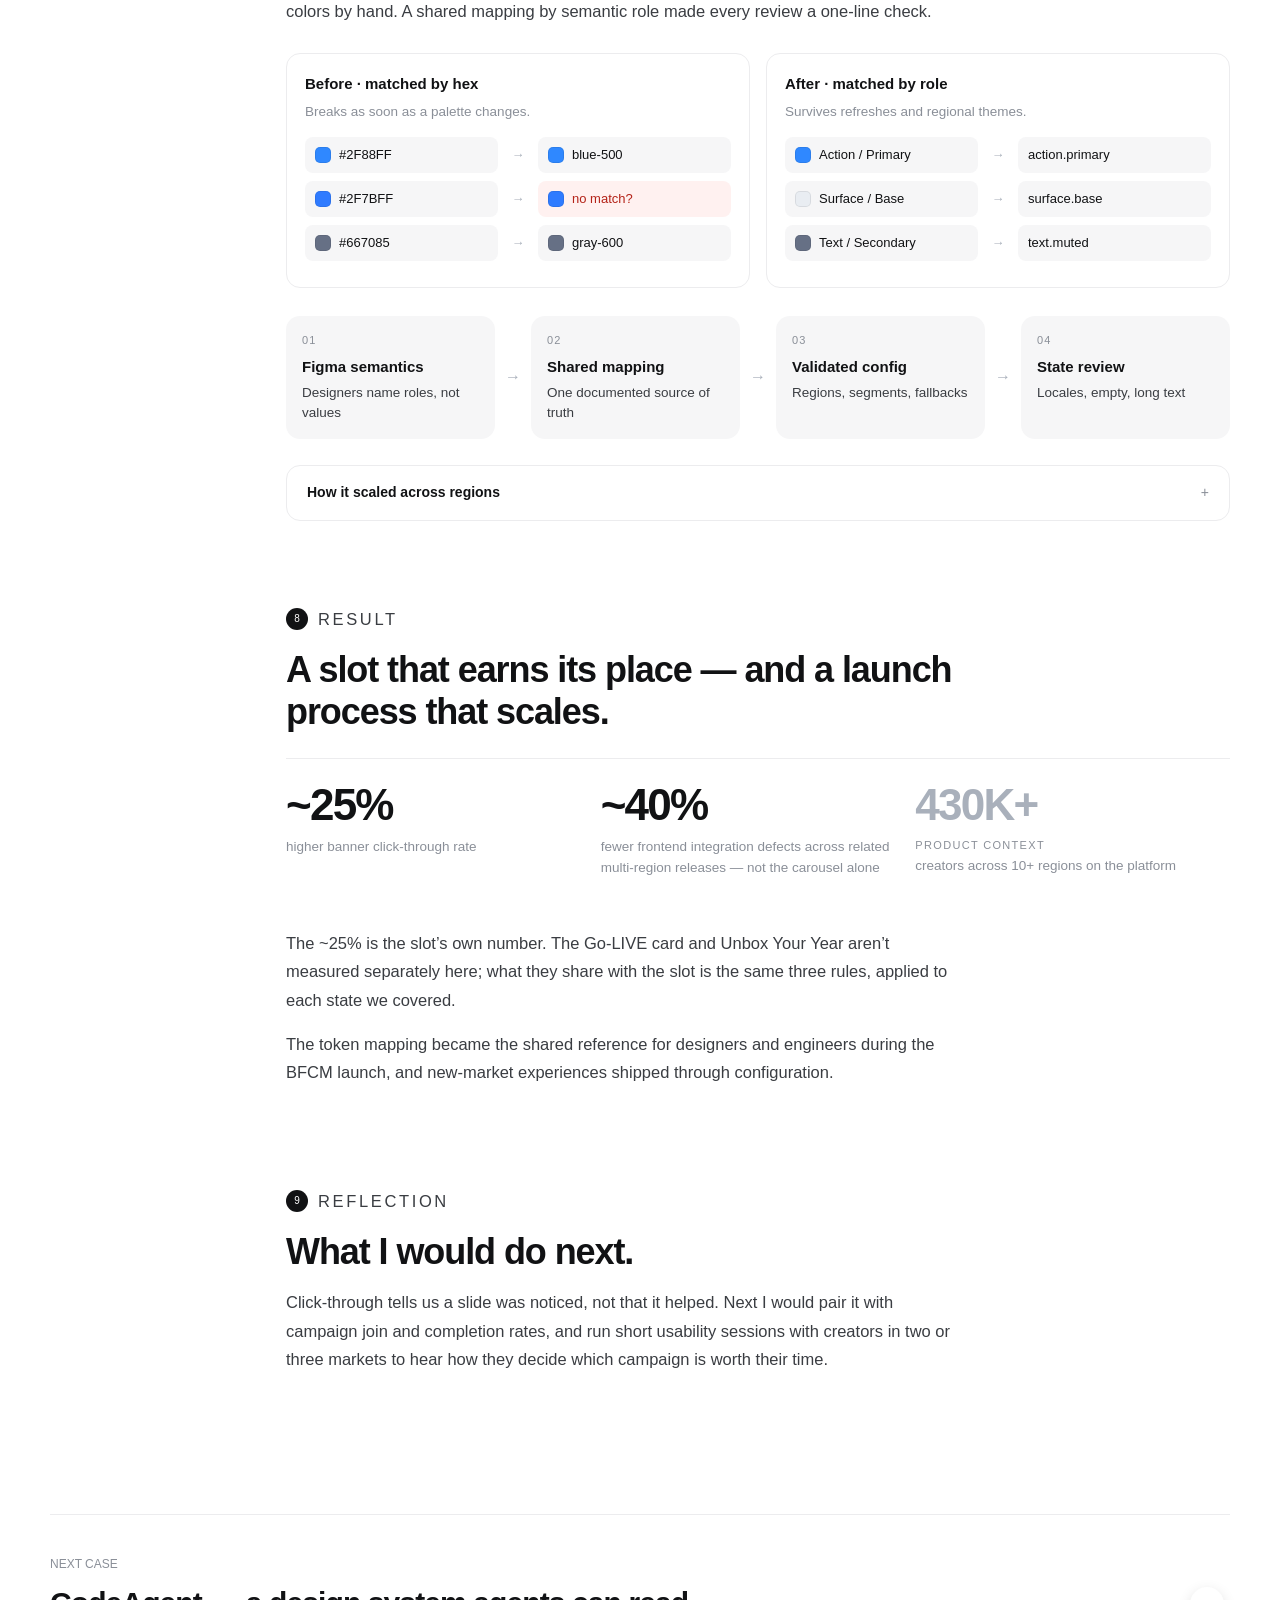
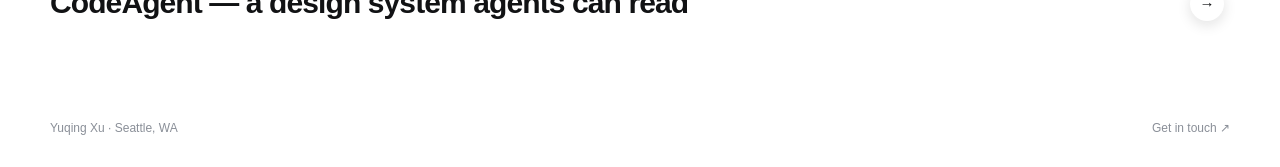
<file: tiktok.html>
<!doctype html>
<html lang="en">
<head>
  <meta charset="utf-8">
  <meta name="viewport" content="width=device-width, initial-scale=1">
  <meta name="description" content="Case study: helping 430K+ TikTok Shop creators find the right campaign in every region.">
  <title>TikTok Shop creator campaigns — Yuqing Xu</title>
  <link rel="icon" href="data:image/svg+xml,%3Csvg xmlns='http://www.w3.org/2000/svg' viewBox='0 0 64 64'%3E%3Crect width='64' height='64' rx='14' fill='%23111'/%3E%3Ctext x='32' y='42' font-family='Helvetica' font-size='26' font-weight='bold' fill='white' text-anchor='middle'%3EYX%3C/text%3E%3C/svg%3E">
  <link rel="stylesheet" href="styles.css?v=14">
  <noscript><style>.reveal{opacity:1!important;transform:none!important}</style></noscript>
</head>
<body>
  <header class="site-header">
    <a class="brand" href="index.html" aria-label="Home"><b>Yuqing</b><span>Xu</span></a>
    <nav aria-label="Primary navigation">
      <a href="index.html#work">Work</a>
      <a href="playground.html">Playground</a>
      <a href="about.html">About</a>
      <a href="mailto:xyqapply@gmail.com">Contact</a>
      <a class="nav-resume" href="Yuqing-Xu-Resume.pdf" target="_blank" rel="noopener">Résumé</a>
    </nav>
  </header>

  <main>
    <section class="cs-hero shell">
      <a class="cs-back" href="index.html#work">← All work</a>
      <p class="kicker">CASE 01 · TIKTOK SHOP · CREATOR PRODUCTS</p>
      <h1 class="display">The right campaign,<br><span>for every creator, in every region.</span></h1>
      <p class="lede">Improving how creators discover campaigns on TikTok Shop — from one banner for everyone to a BFCM creator venue with targeted, localized entry points, plus the surfaces around it. Every one of them needed a rule for the state where a creator's data is missing.</p>
      <dl class="facts" style="margin-top:36px">
        <div><dt>Role</dt><dd>Software Engineer Intern</dd></div>
        <div><dt>Team</dt><dd>Global E-Commerce · TikTok Shop</dd></div>
        <div><dt>Timeline</dt><dd>Sep 2025 – Jan 2026 · incl. BFCM launch</dd></div>
        <div><dt>Product context</dt><dd>430K+ creators, 10+ regions · public-safe reconstruction, no internal UI or data</dd></div>
      </dl>
      <dl class="tldr"><div><dt>PROBLEM</dt><dd>One slot spoke to every creator the same way — and every surface assumed a creator who already has data.</dd></div><div><dt>DECISION</dt><dd>Target by segment and region, show only states that are true, and define a fallback for every field.</dd></div><div><dt>TRADE-OFF</dt><dd>Later slides get less exposure; some pages get skipped; a missing translation falls back to English.</dd></div><div><dt>RESULT</dt><dd>~25% higher banner click-through. Across related multi-region releases, ~40% fewer integration defects.</dd></div></dl>
      <a class="pill-link try-proto" href="#prototype">Try the interactive prototypes <i>↓</i></a>
      <figure class="cs-cover"><img src="assets/work/tiktok-bfcm-cover.jpg?v=2" alt="Three rebuilt TikTok Shop creator screens: the BFCM creator venue, the Go-LIVE reminder card, and Unbox Your Year"></figure>
    </section>

    <div class="cs-layout shell">
      <nav class="cs-toc" aria-label="Case study sections">
        <a href="#problem">Problem</a>
        <a href="#insight">UX judgment</a>
        <a href="#explore">Exploration</a>
        <a href="#tradeoff">Trade-offs</a>
        <a href="#prototype">Prototype &amp; test</a>
        <a href="#edge">Edge states</a>
        <a href="#system">Scaling it</a>
        <a href="#result">Result</a>
        <a href="#reflect">Reflection</a>
      </nav>

      <div>
        <section id="problem" class="cs-sec reveal">
          <p class="kicker"><span>1</span>PROBLEM</p>
          <h2>One slot spoke to everyone — and every surface assumed a creator who already has data.</h2>
          <p>Campaigns are how TikTok Shop creators find new earning opportunities. The creator home had a single promotional slot, and it showed the same message to a brand-new creator in Indonesia and an established live host in the US.</p>
          <p>The surfaces built around that slot carried the same assumption: a creator with sales history, a scheduled LIVE, and a full year of content. In reality the data is uneven — no LIVE this week, zero sign-ups, a first year with no sales, a translation that was never written.</p>
          <div class="bvsa">
            <div>
              <h5>BEFORE · ONE MESSAGE, NO STATE RULES</h5>
              <div class="pbwrap">
                <div class="pscreen">
                  <div class="pnav"><span class="plogo">♪</span><b>Creator Center</b><span class="pacts"><i></i><i></i><i class="av"></i></span></div>
                  <div class="pbody">
                    <div class="pgreet">Hi, Aisyah<span>New creator · Indonesia</span></div>
                    <div class="pstats"><div class="pstat"><b>0</b>Orders</div><div class="pstat"><b>$0</b>GMV</div><div class="pstat"><b>0</b>LIVE</div></div>
                    <div class="pcard grey"><h6>Shop campaign</h6><p>Promote your products this season</p></div>
                    <div class="proll"><i></i><i></i><i></i></div>
                  </div>
                </div>
                <div class="pnotes">
                  <div class="pnote"><small>ID · MX · US</small>Same card in ID, MX, US — no localization, no pagination</div>
                </div>
              </div>
              <p class="pbcap">Same banner, whoever and wherever you are — and no rule for the empty version of it.</p>
            </div>
            <div>
              <h5>AFTER · THE RIGHT THING FIRST, A RULE FOR EACH STATE</h5>
              <div class="pbwrap">
                <div class="pscreen">
                  <div class="pnav"><span class="plogo">♪</span><b>Creator Center</b><span class="pacts"><i></i><i></i><i class="av"></i></span></div>
                  <div class="pbody">
                    <div class="pgreet">Hi, Marcus<span>Live host · United States</span></div>
                    <div class="pstats"><div class="pstat"><b>128</b>Orders</div><div class="pstat"><b>$4.1K</b>GMV</div><div class="pstat"><b>3</b>LIVE</div></div>
                    <div class="phero">
                      <div class="pcard brand">
                        <span class="ppill">BFCM · LIVE · US</span>
                        <h6>Go live:<br>holiday deals</h6>
                        <p>Deals your viewers can shop tonight</p>
                        <span class="pcta">Set up your LIVE</span>
                        <span class="pdots"><i class="on"></i><i></i><i></i></span>
                      </div>
                      <div class="pnext"></div>
                    </div>
                  </div>
                </div>
                <div class="pnotes">
                  <div class="pnote"><small>NEW · ID</small>Start your first campaign</div>
                  <div class="pnote"><small>FASHION · MX</small>Fall fashion week picks</div>
                  <div class="pnote on"><small>LIVE · US</small>Go live: holiday deals</div>
                </div>
              </div>
              <p class="pbcap">Targeted by segment and region, localized, with a defined answer for missing data.</p>
            </div>
          </div>
          <p class="pull">How might we show each creator the one thing that fits them — without assuming data they don't have yet?</p>
        </section>

        <section id="insight" class="cs-sec reveal">
          <p class="kicker"><span>2</span>UX JUDGMENT</p>
          <h2>Three rules I applied, across three surfaces.</h2>
          <div class="insights">
            <div><b>01 · RELEVANCE</b><h4>Relevance beats volume.</h4><p>More banners would not help. Targeting by segment and region decides what a creator sees first, so the slot does not have to say everything at once.</p><a class="applied" href="#prototype">Applied in · BFCM creator venue ↓</a></div>
            <div><b>02 · TRUTHFUL STATE</b><h4>Show only what is true.</h4><p>No LIVE scheduled means no card; zero sign-ups means no avatar row reading “0 registered”. A surface that can’t be true should not be drawn.</p><a class="applied" href="#live-demo">Applied in · Go-LIVE reminder card ↓</a></div>
            <div><b>03 · DEGRADATION</b><h4>Skip, rewrite, or explain.</h4><p>A year without posts skips that page. A creator with no LIVE gets encouragement, not “0 hours”. A dead end always gets a reason and one next step.</p><a class="applied" href="#unbox-demo">Applied in · Unbox Your Year ↓</a></div>
          </div>
        </section>

        <section id="explore" class="cs-sec reveal">
          <p class="kicker"><span>3</span>EXPLORATION</p>
          <h2>Three ways to use the same slot.</h2>
          <p>I compared options against what creators need on this screen: a quick read of what matters today, without pushing their own sales data below the fold.</p>
          <div class="options">
            <div class="option">
              <div class="viz"><svg viewBox="0 0 200 150" aria-hidden="true"><rect x="60" y="10" width="80" height="130" rx="12" fill="#fff" stroke="#d0d5dd"/><rect x="68" y="26" width="64" height="34" rx="6" fill="#c7cdd6"/><rect x="68" y="68" width="64" height="8" rx="4" fill="#eceef1"/><rect x="68" y="82" width="50" height="8" rx="4" fill="#eceef1"/><rect x="68" y="96" width="58" height="8" rx="4" fill="#eceef1"/></svg></div>
              <h4>A · One static banner</h4>
              <ul><li class="pro">Simplest to build and localize</li><li class="con">Same message for every creator</li><li class="con">Nothing to learn from beyond one number</li></ul>
            </div>
            <div class="option chosen">
              <span class="badge-pick">Chosen</span>
              <div class="viz"><svg viewBox="0 0 200 150" aria-hidden="true"><rect x="60" y="10" width="80" height="130" rx="12" fill="#fff" stroke="#111214"/><rect x="68" y="26" width="64" height="34" rx="6" fill="#111214"/><rect x="134" y="26" width="20" height="34" rx="6" fill="#c7cdd6"/><circle cx="92" cy="55" r="2" fill="#fff"/><rect x="97" y="54" width="8" height="2.5" rx="1.2" fill="#fff"/><circle cx="110" cy="55" r="2" fill="#9aa3ae"/><rect x="68" y="68" width="64" height="8" rx="4" fill="#eceef1"/><rect x="68" y="82" width="50" height="8" rx="4" fill="#eceef1"/><rect x="68" y="96" width="58" height="8" rx="4" fill="#eceef1"/></svg></div>
              <h4>B · Targeted carousel</h4>
              <ul><li class="pro">Slides chosen per segment and region</li><li class="pro">Visible pagination signals more</li><li class="pro">Tap tracking per slide shows what works</li><li class="con">Needs strict fallback rules</li></ul>
            </div>
            <div class="option">
              <div class="viz"><svg viewBox="0 0 200 150" aria-hidden="true"><rect x="60" y="10" width="80" height="130" rx="12" fill="#fff" stroke="#d0d5dd"/><rect x="68" y="22" width="64" height="22" rx="5" fill="#c7cdd6"/><rect x="68" y="48" width="64" height="22" rx="5" fill="#c7cdd6"/><rect x="68" y="74" width="64" height="22" rx="5" fill="#c7cdd6"/><rect x="68" y="102" width="64" height="8" rx="4" fill="#eceef1"/></svg></div>
              <h4>C · Stacked campaign cards</h4>
              <ul><li class="pro">Everything visible at once</li><li class="con">Pushes creators’ own data far down</li><li class="con">Long translations multiply the height</li></ul>
            </div>
          </div>
          <p style="margin-top:26px">I worked with product and design to align on <b>B</b>: it keeps the page height fixed, lets targeting do the prioritizing, and turns the slot into something we can measure and iterate on.</p>
        </section>

        <section id="tradeoff" class="cs-sec reveal">
          <p class="kicker"><span>4</span>TRADE-OFFS</p>
          <h2>What each decision cost — and why it was worth it.</h2>
          <div class="tradeoffs">
            <div><div class="gave"><h5>WE GAVE UP · VENUE</h5><p>Equal exposure: slides two and three are seen less than the first.</p></div><em>→</em><div><h5>TO GET</h5><p>A fixed-height slot. Targeting decides the order, so the most relevant campaign is always first.</p></div></div>
            <div><div class="gave"><h5>WE GAVE UP · GO-LIVE CARD</h5><p>Completeness: a creator with no session sees nothing where a card could have been.</p></div><em>→</em><div><h5>TO GET</h5><p>No empty promise. The card only claims what is actually scheduled, so its “Go LIVE” button means something.</p></div></div>
            <div><div class="gave"><h5>WE GAVE UP · UNBOX</h5><p>A “complete” year: a creator with few posts gets a shorter story, not a full one.</p></div><em>→</em><div><h5>TO GET</h5><p>Nothing to feel bad about — no “0 hours”, no empty category pages, and a story that ends on a next step.</p></div></div>
          </div>
        </section>

        <section id="prototype" class="cs-sec reveal">
          <p class="kicker"><span>5</span>PROTOTYPE &amp; TEST</p>
          <h2>The BFCM creator venue, rebuilt so you can use it.</h2>
          <p>Static frames only show the happy path. During implementation I checked the states that usually surface after launch and aligned the fixes with product and design. <i>For this portfolio retrospective, I rebuilt the venue as a working prototype with mock data.</i></p>
          <div class="demo-row">
            <div class="dphone"><div class="dscr"><iframe id="demo-venue" src="assets/demos/bfcm-venue.html?embed" title="BFCM creator venue prototype" loading="lazy"></iframe></div></div>
            <div class="demo-notes">
              <h4>Try it</h4>
              <ul>
                <li><b>Tap a phase</b> in the timeline. Each BFCM phase brings its own guidance and next step, so creators can see what to do this week.</li>
                <li><b>Switch to Campaigns.</b> Banners rotate with visible dots, and every campaign card states its reward and progress up front.</li>
                <li><b>Filter until nothing matches.</b> The empty state explains why and how to get back, instead of a blank list.</li>
              </ul>
              <p class="demo-src"><a class="ext" href="assets/demos/bfcm-venue.html" target="_blank" rel="noopener">Open full screen ↗</a></p>
            </div>
          </div>
          <div class="ba" style="margin-top:22px">
            <div><h4>EDGE STATES WE HAD TO HANDLE</h4><p style="font-size:14.5px;margin:0">Without a fallback, a missing translation showed a raw content key to creators. Long Thai and Vietnamese titles wrapped to three lines and covered the CTA.</p></div>
            <div><h4>HOW WE HANDLED THEM</h4><p style="font-size:14.5px;margin:0">Defined a fallback order for every field, capped titles at two lines with a full-text detail page, and kept CTAs to one line with truncation rules agreed with design. We didn’t shrink the type: smaller text would hurt readability and break the hierarchy across markets, while a fixed two-line limit kept the layout scannable within the established type scale.</p></div>
          </div>
        </section>

        <section id="edge" class="cs-sec reveal">
          <p class="kicker"><span>6</span>EDGE STATES</p>
          <h2>Two more surfaces, designed for the data creators actually have.</h2>
          <p>Real creator data is uneven: no LIVE scheduled, zero sign-ups, a first year with no sales. Each covered state had an explicit rule, preventing blank cards and misleading promises in the implemented flows.</p>

          <div class="demo-row" id="live-demo">
            <div class="dphone"><div class="dscr"><iframe id="demo-live" src="assets/demos/live-reminder.html?embed" title="Go-LIVE reminder card prototype" loading="lazy"></iframe></div></div>
            <div class="demo-notes">
              <h4>Go-LIVE reminder card</h4>
              <p>A card above the campaign banners that reminds creators of their next scheduled LIVE.</p>
              <div class="seg" data-demo="demo-live" data-fn="setState">
                <button data-v="far" class="on">More than a day away</button>
                <button data-v="today">Today</button>
                <button data-v="zero">No sign-ups yet</button>
                <button data-v="empty">No LIVE scheduled</button>
              </div>
              <ul>
                <li><b>Not yet, but visible.</b> More than a day out, the button reads “Prepare” and stays disabled, so the card informs without nagging.</li>
                <li><b>Act now.</b> Within a day, it turns into a red “Go LIVE” button.</li>
                <li><b>Hide what isn’t true yet.</b> With zero sign-ups, the avatars and count disappear instead of showing “0 registered”.</li>
                <li><b>Fail quietly.</b> No session, or an error, means no card at all, and the rest of the page still renders.</li>
              </ul>
            </div>
          </div>

          <div class="demo-row" id="unbox-demo">
            <div class="dphone"><div class="dscr"><iframe id="demo-unbox" src="assets/demos/unbox-your-year.html?embed" title="Unbox Your Year prototype" loading="lazy"></iframe></div></div>
            <div class="demo-notes">
              <h4>Unbox Your Year</h4>
              <p>A year-in-review story for creators. Tap “Unbox it!”, then swipe up through the pages.</p>
              <div class="seg" data-demo="demo-unbox" data-fn="setScenario">
                <button data-v="full" class="on">Full year</button>
                <button data-v="sparse">Sparse data</button>
                <button data-v="newbie">New creator</button>
                <button data-v="nolive">No LIVE</button>
                <button data-v="ineligible">Not eligible</button>
                <button data-v="lowver">Old app version</button>
              </div>
              <ul>
                <li><b>Skip pages with nothing to say.</b> No posts means no “top videos” page. Fewer than four customer states means no map.</li>
                <li><b>Rewrite, don’t zero out.</b> A creator with no LIVE gets encouragement, not “0 hours”.</li>
                <li><b>Grammar follows the data.</b> One product reads “Your best seller”; three read “Your best sellers”.</li>
                <li><b>Every dead end has a way out.</b> Ineligible creators and outdated apps get a clear explanation and one next step.</li>
              </ul>
            </div>
          </div>
        </section>

        <section id="system" class="cs-sec reveal">
          <p class="kicker"><span>7</span>SCALING IT</p>
          <h2>Making consistency the default, not a heroic effort.</h2>
          <p><b>Map tokens by meaning, not by hex.</b> During BFCM, designers and engineers matched colors by hand. A shared mapping by semantic role made every review a one-line check.</p>
          <div class="map-viz">
            <div>
              <h4>Before · matched by hex</h4>
              <p>Breaks as soon as a palette changes.</p>
              <div class="map-row"><span><i style="background:#2f88ff"></i>#2F88FF</span><em>→</em><span><i style="background:#2f88ff"></i>blue-500</span></div>
              <div class="map-row"><span><i style="background:#2f7bff"></i>#2F7BFF</span><em>→</em><span class="bad"><i style="background:#2f7bff"></i>no match?</span></div>
              <div class="map-row"><span><i style="background:#667085"></i>#667085</span><em>→</em><span><i style="background:#667085"></i>gray-600</span></div>
            </div>
            <div>
              <h4>After · matched by role</h4>
              <p>Survives refreshes and regional themes.</p>
              <div class="map-row"><span><i style="background:#2f88ff"></i>Action / Primary</span><em>→</em><span>action.primary</span></div>
              <div class="map-row"><span><i style="background:#e9edf2"></i>Surface / Base</span><em>→</em><span>surface.base</span></div>
              <div class="map-row"><span><i style="background:#667085"></i>Text / Secondary</span><em>→</em><span>text.muted</span></div>
            </div>
          </div>
          <div class="flowline">
            <div><small>01</small><b>Figma semantics</b><p>Designers name roles, not values</p></div><i>→</i>
            <div><small>02</small><b>Shared mapping</b><p>One documented source of truth</p></div><i>→</i>
            <div><small>03</small><b>Validated config</b><p>Regions, segments, fallbacks</p></div><i>→</i>
            <div><small>04</small><b>State review</b><p>Locales, empty, long text</p></div>
          </div>
          <details class="more"><summary>How it scaled across regions</summary><div>
          <p><b>Let configuration carry regional differences.</b> Lifecycle stages, content, routing, and creator segments moved into validated configuration with fallbacks and feature flags, so a new market became a configuration change rather than a new build.</p>
          <p><b>Agree on the data before the pixels.</b> I ran field and naming reviews with product and backend so components received data in the shape the design assumed — the biggest source of cross-region bugs.</p>
          </div></details>
        </section>

        <section id="result" class="cs-sec reveal">
          <p class="kicker"><span>8</span>RESULT</p>
          <h2>A slot that earns its place — and a launch process that scales.</h2>
          <div class="results">
            <div><strong>~25%</strong><span>higher banner click-through rate</span></div>
            <div><strong>~40%</strong><span>fewer frontend integration defects across related multi-region releases — not the carousel alone</span></div>
            <div class="ctx"><strong>430K+</strong><span><b>Product context</b>creators across 10+ regions on the platform</span></div>
          </div>
          <p style="margin-top:26px">The ~25% is the slot’s own number. The Go-LIVE card and Unbox Your Year aren’t measured separately here; what they share with the slot is the same three rules, applied to each state we covered.</p>
          <p>The token mapping became the shared reference for designers and engineers during the BFCM launch, and new-market experiences shipped through configuration.</p>
        </section>

        <section id="reflect" class="cs-sec reveal">
          <p class="kicker"><span>9</span>REFLECTION</p>
          <h2>What I would do next.</h2>
          <p>Click-through tells us a slide was noticed, not that it helped. Next I would pair it with campaign join and completion rates, and run short usability sessions with creators in two or three markets to hear how they decide which campaign is worth their time.</p>
        </section>
      </div>
    </div>

    <a class="next-case shell" href="codeagent.html"><div><small>NEXT CASE</small><b>CodeAgent — a design system agents can read</b></div><span class="pill-link"><i>→</i></span></a>
  </main>

  <footer class="site-footer shell"><span>Yuqing Xu · Seattle, WA</span><a href="mailto:xyqapply@gmail.com">Get in touch ↗</a></footer>
  <script src="app.js?v=14"></script>
</body>
</html>
</file>
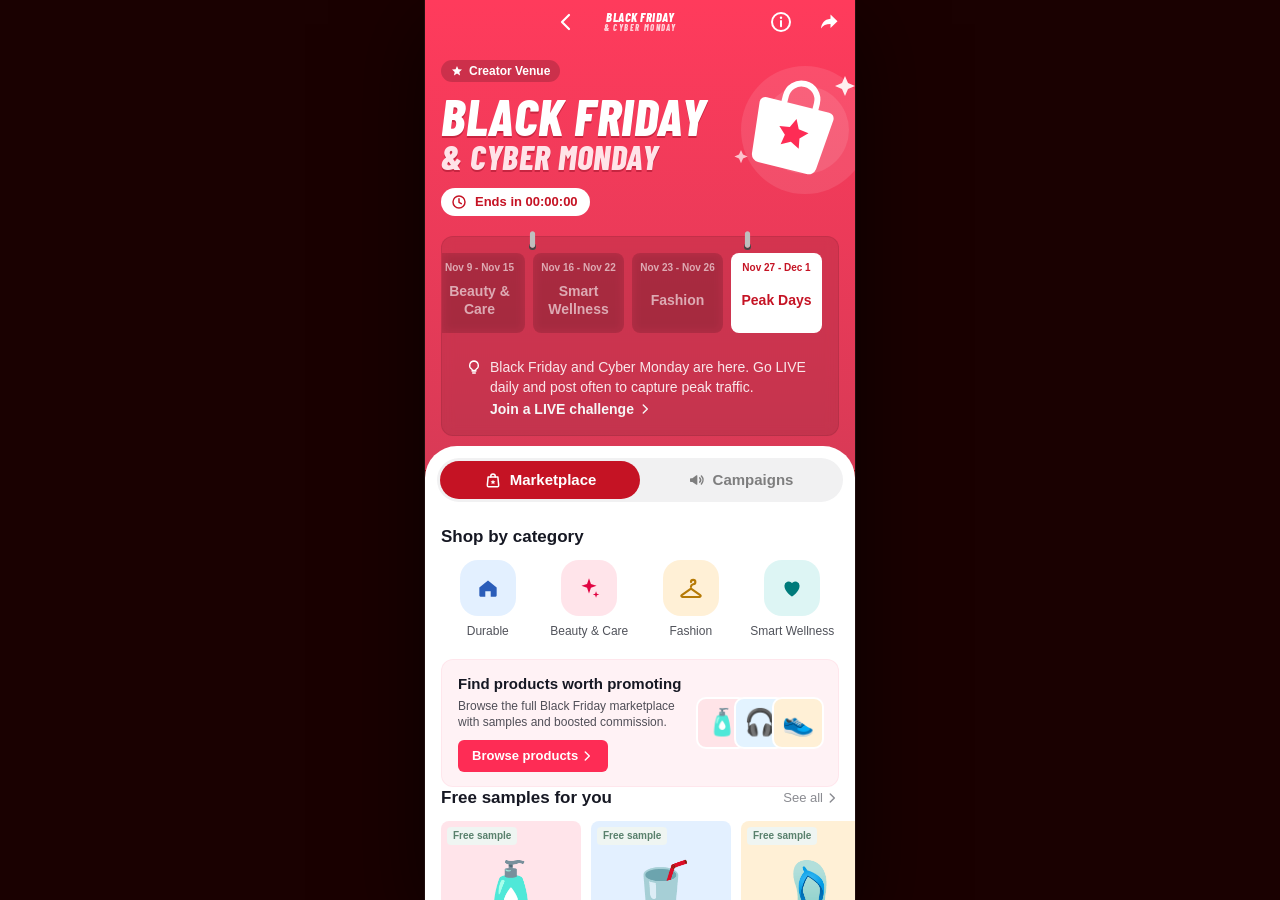
<file: assets/demos/bfcm-venue.html>
<!DOCTYPE html>
<html lang="en">
<head>
<meta charset="utf-8">
<meta name="viewport" content="width=device-width, initial-scale=1, viewport-fit=cover">
<title>BFCM Creator Venue</title>
<link rel="preconnect" href="https://fonts.googleapis.com">
<link rel="preconnect" href="https://fonts.gstatic.com" crossorigin>
<link href="https://fonts.googleapis.com/css2?family=Barlow+Condensed:ital,wght@1,800&display=swap" rel="stylesheet">
<style>
  /* ---------- Design tokens (light / dark) ---------- */
  :root {
    --Primary: rgba(254, 44, 85, 1);
    --UIPageFlat1: rgba(255, 255, 255, 1);
    --BGSecondary: rgba(255, 255, 255, 1);
    --BGInput: rgba(22, 24, 35, 0.06);
    --BGView: rgba(22, 24, 35, 0.03);
    --BGBrand: rgba(254, 44, 85, 0.06);
    --BGSkeleton: rgba(241, 241, 242, 1);
    --TextPrimary: rgba(22, 24, 35, 1);
    --TextSecondary: rgba(22, 24, 35, 0.75);
    --TextTertiary: rgba(22, 24, 35, 0.5);
    --TextTertiaryAlt: rgba(22, 24, 35, 0.6);
    --UIText1: rgba(0, 0, 0, 1);
    --UIText2: rgba(0, 0, 0, 0.65);
    --UIText3: rgba(0, 0, 0, 0.48);
    --UITextPrimary: rgba(225, 5, 67, 1);
    --LinePrimary: rgba(22, 24, 35, 0.2);
    --LineSecondary: rgba(22, 24, 35, 0.12);
    --ConstTextInverse: rgba(255, 255, 255, 1);
    --ConstTextInverse2: rgba(255, 255, 255, 0.9);
    --ConstTextInverse3: rgba(255, 255, 255, 0.75);
    --TagGreenText: rgba(89, 128, 108, 1);
    --TagGreenBG: rgba(239, 245, 242, 1);
    --Tag100Text: rgba(254, 44, 85, 1);
    --Tag100BG: rgba(254, 44, 85, 0.06);
    --ECGoldText: rgba(182, 122, 6, 1);
    --ECGoldBanner: rgba(253, 246, 231, 1);
    --ECCyanText: rgba(0, 123, 123, 1);
    --ECCyanBanner: rgba(240, 251, 251, 1);
    --SheetBG: rgba(255, 255, 255, 1);
    --Scrim: rgba(0, 0, 0, 0.5);
    --Active: #C51324;
    --font: "TikTok Sans", "Proxima Nova", -apple-system, BlinkMacSystemFont, "SF Pro Text", "Helvetica Neue", Arial, sans-serif;
    --display: "Barlow Condensed", Impact, "Arial Narrow", sans-serif;
    color-scheme: light;
  }
  @media (prefers-color-scheme: dark) {
    :root:not([data-theme="light"]) {
      --Primary: rgba(255, 59, 92, 1);
      --UIPageFlat1: rgba(0, 0, 0, 1);
      --BGSecondary: rgba(37, 37, 37, 1);
      --BGInput: rgba(255, 255, 255, 0.12);
      --BGView: rgba(255, 255, 255, 0.04);
      --BGBrand: rgba(254, 44, 85, 0.34);
      --BGSkeleton: rgba(255, 255, 255, 0.08);
      --TextPrimary: rgba(255, 255, 255, 0.9);
      --TextSecondary: rgba(255, 255, 255, 0.75);
      --TextTertiary: rgba(255, 255, 255, 0.5);
      --TextTertiaryAlt: rgba(255, 255, 255, 0.6);
      --UIText1: rgba(255, 255, 255, 0.9);
      --UIText2: rgba(255, 255, 255, 0.88);
      --UIText3: rgba(255, 255, 255, 0.6);
      --UITextPrimary: rgba(255, 87, 111, 1);
      --LinePrimary: rgba(255, 255, 255, 0.2);
      --LineSecondary: rgba(255, 255, 255, 0.12);
      --TagGreenText: rgba(178, 255, 217, 1);
      --TagGreenBG: rgba(89, 128, 102, 1);
      --Tag100Text: rgba(255, 59, 92, 1);
      --Tag100BG: rgba(254, 44, 85, 0.15);
      --ECGoldText: rgba(255, 198, 68, 1);
      --ECGoldBanner: rgba(50, 44, 27, 1);
      --ECCyanText: rgba(87, 186, 186, 1);
      --ECCyanBanner: rgba(26, 48, 49, 1);
      --SheetBG: rgba(30, 30, 30, 1);
      color-scheme: dark;
    }
  }
  :root[data-theme="dark"] {
    --Primary: rgba(255, 59, 92, 1);
    --UIPageFlat1: rgba(0, 0, 0, 1);
    --BGSecondary: rgba(37, 37, 37, 1);
    --BGInput: rgba(255, 255, 255, 0.12);
    --BGView: rgba(255, 255, 255, 0.04);
    --BGBrand: rgba(254, 44, 85, 0.34);
    --BGSkeleton: rgba(255, 255, 255, 0.08);
    --TextPrimary: rgba(255, 255, 255, 0.9);
    --TextSecondary: rgba(255, 255, 255, 0.75);
    --TextTertiary: rgba(255, 255, 255, 0.5);
    --TextTertiaryAlt: rgba(255, 255, 255, 0.6);
    --UIText1: rgba(255, 255, 255, 0.9);
    --UIText2: rgba(255, 255, 255, 0.88);
    --UIText3: rgba(255, 255, 255, 0.6);
    --UITextPrimary: rgba(255, 87, 111, 1);
    --LinePrimary: rgba(255, 255, 255, 0.2);
    --LineSecondary: rgba(255, 255, 255, 0.12);
    --TagGreenText: rgba(178, 255, 217, 1);
    --TagGreenBG: rgba(89, 128, 102, 1);
    --Tag100Text: rgba(255, 59, 92, 1);
    --Tag100BG: rgba(254, 44, 85, 0.15);
    --ECGoldText: rgba(255, 198, 68, 1);
    --ECGoldBanner: rgba(50, 44, 27, 1);
    --ECCyanText: rgba(87, 186, 186, 1);
    --ECCyanBanner: rgba(26, 48, 49, 1);
    --SheetBG: rgba(30, 30, 30, 1);
    color-scheme: dark;
  }

  /* ---------- Base ---------- */
  *, *::before, *::after { box-sizing: border-box; }
  :root {
    padding-top: env(safe-area-inset-top, 0px);
    padding-bottom: env(safe-area-inset-bottom, 0px);
  }
  html { height: 100%; scroll-padding-top: env(safe-area-inset-top, 0px); background: #1a0101; }
  body {
    margin: 0; height: 100%;
    background: #1a0101;
    font-family: var(--font);
    color: var(--TextPrimary);
    -webkit-font-smoothing: antialiased;
    -webkit-tap-highlight-color: transparent;
  }
  button { font: inherit; color: inherit; background: none; border: 0; padding: 0; cursor: pointer; }
  button:focus-visible, [tabindex]:focus-visible { outline: 2px solid #fff; outline-offset: 2px; }
  .sheet button:focus-visible, .filter-sheet button:focus-visible { outline-color: var(--Primary); }

  /* Type scale */
  .SmallText2-Semibold { font-size: 10px; line-height: 14px; font-weight: 600; }
  .P1-Bold { font-size: 14px; line-height: 18px; font-weight: 700; }
  .P1-Medium { font-size: 14px; line-height: 18px; font-weight: 500; }
  .P1-Regular { font-size: 14px; line-height: 18px; font-weight: 400; }
  .P3-Medium { font-size: 12px; line-height: 16px; font-weight: 500; }
  .H4-Regular { font-size: 14px; line-height: 20px; font-weight: 400; }
  .H4-Bold { font-size: 14px; line-height: 20px; font-weight: 700; }
  .H3-Medium { font-size: 16px; line-height: 22px; font-weight: 500; }
  .Headline-Bold { font-size: 15px; line-height: 20px; font-weight: 700; }
  .Headline-Medium { font-size: 15px; line-height: 20px; font-weight: 500; }

  /* ---------- App frame ---------- */
  .app {
    position: relative; max-width: 430px; height: 100%; margin: 0 auto; overflow: hidden;
    background: linear-gradient(158deg, #220202 7.72%, #6E0A0C 30.22%, #CB121A 75.44%);
  }
  @media (min-width: 480px) { .app { box-shadow: 0 0 0 1px rgba(255,255,255,0.06), 0 24px 80px rgba(0,0,0,0.6); } }
  .scroll { position: absolute; inset: 0; overflow-y: auto; overflow-x: hidden; -webkit-overflow-scrolling: touch; scrollbar-width: none; }
  .scroll::-webkit-scrollbar { display: none; }

  /* ---------- Nav bar ---------- */
  .nav {
    position: absolute; top: 0; left: 0; right: 0; z-index: 50; height: 44px;
    display: flex; align-items: center; justify-content: space-between; padding: 0 12px;
    color: var(--ConstTextInverse);
  }
  .nav-bg {
    position: absolute; inset: 0; background: #FF3B5C; opacity: 0; transition: opacity 0.2s;
    border-bottom: 0.5px solid rgba(255,255,255,0.12);
  }
  .nav.scrolled .nav-bg { opacity: 1; }
  .nav > * { position: relative; }
  .nav-side { display: flex; align-items: center; min-width: 88px; }
  .nav-side.end { justify-content: flex-end; gap: 20px; }
  .icon-btn { width: 28px; height: 28px; display: grid; place-items: center; border-radius: 50%; }
  .nav-logo { position: absolute; left: 50%; transform: translateX(-50%); }

  /* ---------- Hero ---------- */
  .top-block { position: relative; background: linear-gradient(180deg, #FF3B5C 0%, #D83A56 100%); padding-bottom: 8px; }
  .hero { position: relative; padding: 60px 16px 20px; min-height: 196px; overflow: hidden; }
  .hero-kicker {
    display: inline-flex; align-items: center; gap: 6px; height: 22px; padding: 0 10px; border-radius: 11px;
    background: rgba(0,0,0,0.18); color: #fff; font-size: 12px; font-weight: 600;
  }
  .hero-title {
    margin: 10px 0 0; font-family: var(--display); font-style: italic; font-weight: 800;
    font-size: 52px; line-height: 0.92; letter-spacing: 0.01em; color: #fff; text-transform: uppercase;
    text-shadow: 0 2px 0 rgba(120, 0, 20, 0.35);
  }
  .hero-title span { display: block; font-size: 34px; line-height: 1; color: #FFE3E8; }
  .countdown {
    margin-top: 14px; display: inline-flex; align-items: center; gap: 8px; padding: 6px 12px 6px 10px;
    border-radius: 999px; background: #fff; color: var(--Active); font-weight: 700; font-size: 13px;
  }
  .countdown b { font-variant-numeric: tabular-nums; font-weight: 700; }
  .hero-art { position: absolute; right: -14px; top: 54px; width: 150px; height: 150px; pointer-events: none; }

  /* ---------- Milestone ---------- */
  .milestone { position: relative; z-index: 10; width: 100%; padding-bottom: 6px; margin-bottom: 20px; }
  .milestone-inner {
    position: relative; display: flex; flex-direction: column; align-items: flex-start; gap: 16px;
    padding: 16px; margin: 0 16px; border-radius: 12px; border: 1px solid rgba(0,0,0,0.08);
    background: rgba(0,0,0,0.1); -webkit-backdrop-filter: blur(6px); backdrop-filter: blur(6px);
  }
  .nail { position: absolute; top: -7px; }
  .phase-scroll {
    display: flex; align-items: center; gap: 8px; position: relative; overflow-x: scroll; height: 80px;
    scrollbar-width: none; -ms-overflow-style: none;
    width: calc(100% + 32px); margin-left: -16px; margin-right: -16px; padding-left: 16px; padding-right: 16px;
  }
  .phase-scroll::-webkit-scrollbar { display: none; }
  .phase-card {
    flex-shrink: 0; height: 80px; padding: 8px; border-radius: 8px; display: flex; flex-direction: column; align-items: center;
    background: rgba(0,0,0,0.1); -webkit-backdrop-filter: blur(5px); backdrop-filter: blur(5px);
    transition: all 0.3s ease-in-out; cursor: pointer; color: rgba(255,255,255,0.6);
  }
  .phase-card.selected { background: #fff; color: rgba(0,0,0,0.65); }
  .phase-card.selected.current { color: #C51324; }
  .phase-date { text-align: center; white-space: nowrap; overflow: hidden; text-overflow: ellipsis; max-width: 100%; }
  .phase-title-wrap { display: flex; justify-content: center; align-items: center; gap: 10px; flex: 1 0 0; align-self: stretch; }
  .phase-title {
    text-align: center; flex: 1 0 0; display: -webkit-box; -webkit-line-clamp: 2; -webkit-box-orient: vertical;
    overflow: hidden; text-overflow: ellipsis; word-break: break-word;
  }
  .guidance { display: flex; align-items: flex-start; gap: 8px; padding: 8px 8px 0; align-self: stretch; border-radius: 8px; }
  .guidance-icon { display: flex; padding: 2px 0; align-items: center; flex-shrink: 0; color: var(--ConstTextInverse); }
  .guidance-body { flex: 1; display: flex; flex-direction: column; gap: 8px; }
  .guidance p { margin: 0; color: rgba(255,255,255,0.88); }
  .guidance-link { display: inline-flex; align-items: center; gap: 4px; color: #F6F6F6; cursor: pointer; }
  .guidance-inline { color: #F6F6F6; font-weight: 700; cursor: pointer; text-decoration: underline dotted; text-underline-offset: 25%; }

  /* ---------- Content sheet ---------- */
  .sheet {
    position: relative; z-index: 10; margin-top: -24px; width: 100%; min-height: 72vh;
    background: var(--UIPageFlat1); border-radius: 32px 32px 0 0; padding-bottom: 24px;
  }
  .tabs-wrap { padding: 12px 12px 8px; }
  .tabs { display: flex; height: 44px; padding: 3px; border-radius: 999px; background: var(--BGInput); }
  .tab {
    flex: 1; max-width: 50%; display: flex; align-items: center; justify-content: center; gap: 2px; padding: 0 14px;
    height: 100%; border-radius: 999px; color: var(--UIText3); transition: all 0.3s ease-in-out;
  }
  .tab.active { background: var(--Active); color: #fff; }
  .tab span.label { margin-left: 6px; overflow: hidden; text-overflow: ellipsis; white-space: nowrap; }
  .tab-content { margin-top: 16px; padding: 0 16px 24px; }
  [hidden] { display: none !important; }

  /* ---------- Section header ---------- */
  .sec-head { display: flex; align-items: center; justify-content: space-between; margin: 24px 0 12px; }
  .sec-head:first-child { margin-top: 0; }
  .sec-title { font-size: 17px; line-height: 22px; font-weight: 700; color: var(--TextPrimary); margin: 0; }
  .sec-more { display: inline-flex; align-items: center; gap: 2px; font-size: 13px; font-weight: 500; color: var(--TextTertiary); }

  /* ---------- Products tab ---------- */
  .cats { display: grid; grid-template-columns: repeat(4, 1fr); gap: 8px; }
  .cat { display: flex; flex-direction: column; align-items: center; gap: 8px; }
  .cat-icon { width: 56px; height: 56px; border-radius: 18px; display: grid; place-items: center; }
  .cat-label { font-size: 12px; line-height: 15px; font-weight: 500; color: var(--TextSecondary); text-align: center; }
  .market-card {
    margin-top: 20px; display: flex; align-items: center; justify-content: space-between; gap: 12px; padding: 14px 14px 14px 16px;
    border-radius: 12px; background: var(--BGBrand); border: 0.5px solid var(--Tag100BG);
  }
  .market-card h3 { margin: 0 0 4px; font-size: 15px; line-height: 20px; font-weight: 700; color: var(--TextPrimary); }
  .market-card p { margin: 0 0 10px; font-size: 12px; line-height: 16px; color: var(--TextSecondary); }
  .btn-primary {
    display: inline-flex; align-items: center; justify-content: center; gap: 2px; height: 32px; padding: 0 14px; border-radius: 6px;
    background: var(--Primary); color: #fff; font-size: 13px; font-weight: 600;
  }
  .thumbs { display: flex; flex-shrink: 0; }
  .thumb {
    width: 52px; height: 52px; border-radius: 10px; display: grid; place-items: center; font-size: 26px;
    border: 2px solid var(--UIPageFlat1); margin-left: -14px; background: #fff3;
  }
  .thumb:first-child { margin-left: 0; }
  .carousel { display: flex; gap: 10px; overflow-x: auto; margin: 0 -16px; padding: 0 16px; scrollbar-width: none; scroll-snap-type: x proximity; }
  .carousel::-webkit-scrollbar { display: none; }
  .pcard { flex: 0 0 140px; scroll-snap-align: start; scroll-margin-left: 16px; }
  .pimg { position: relative; width: 140px; height: 140px; border-radius: 8px; display: grid; place-items: center; font-size: 56px; overflow: hidden; }
  .pbadge { position: absolute; left: 6px; top: 6px; padding: 2px 6px; border-radius: 4px; font-size: 10px; line-height: 14px; font-weight: 600; background: var(--TagGreenBG); color: var(--TagGreenText); }
  .pbadge.boost { background: var(--ECGoldBanner); color: var(--ECGoldText); }
  .pbadge.pick { background: var(--Tag100BG); color: var(--Tag100Text); }
  .ptitle { margin: 8px 0 4px; font-size: 13px; line-height: 17px; font-weight: 500; color: var(--TextPrimary); display: -webkit-box; -webkit-line-clamp: 2; -webkit-box-orient: vertical; overflow: hidden; }
  .pprice { font-size: 15px; line-height: 20px; font-weight: 700; color: var(--TextPrimary); }
  .pmeta { margin-top: 2px; font-size: 11px; line-height: 15px; color: var(--TextTertiary); }
  .pmeta b { color: var(--UITextPrimary); font-weight: 600; }

  /* ---------- Banners ---------- */
  .banner-wrap { position: relative; }
  .banner-track { display: flex; overflow-x: auto; scroll-snap-type: x mandatory; border-radius: 12px; scrollbar-width: none; }
  .banner-track::-webkit-scrollbar { display: none; }
  .banner { flex: 0 0 100%; scroll-snap-align: start; height: 112px; padding: 16px 18px; color: #fff; position: relative; overflow: hidden; display: flex; flex-direction: column; justify-content: center; }
  .banner h4 { margin: 0 0 4px; font-size: 18px; line-height: 22px; font-weight: 800; max-width: 70%; }
  .banner p { margin: 0; font-size: 12px; line-height: 16px; opacity: 0.92; max-width: 66%; }
  .banner-deco { position: absolute; right: -10px; bottom: -14px; font-size: 76px; opacity: 0.95; transform: rotate(-10deg); }
  .banner-dots { position: absolute; left: 0; right: 0; bottom: 4px; }
  .dots { display: flex; width: 100%; justify-content: center; align-items: center; padding: 3px 6px; pointer-events: none; }
  .dot { width: 12px; height: 12px; padding: 3px; display: flex; justify-content: center; align-items: center; }
  .dot i { display: block; border-radius: 50%; transition: all 0.3s; }
  .bottom-banners { margin-top: 12px; display: flex; flex-direction: column; gap: 12px; }
  .bottom-banners .banner { border-radius: 12px; flex-basis: auto; height: 88px; }
  .bottom-banners .banner h4 { font-size: 16px; }

  /* ---------- Filters ---------- */
  .filter-row { display: flex; align-items: center; gap: 8px; margin: 20px 0 12px; }
  .chips { display: flex; gap: 8px; overflow-x: auto; flex: 1; scrollbar-width: none; min-width: 0; }
  .chips::-webkit-scrollbar { display: none; }
  .toggle {
    flex-shrink: 0; display: flex; align-items: center; padding: 9px 16px; border-radius: 6px; border: 1px solid transparent;
    background: var(--BGView); color: var(--TextPrimary); font-size: 14px; line-height: 18px; font-weight: 400;
    transition: background 0.2s, border-color 0.2s; white-space: nowrap;
  }
  .toggle.selected { border-color: var(--TextPrimary); font-weight: 500; }
  .filter-btn { display: inline-flex; align-items: center; gap: 4px; flex-shrink: 0; padding: 9px 12px; border-radius: 6px; border: 1px solid transparent; background: var(--BGView); color: var(--TextPrimary); font-size: 14px; line-height: 18px; }
  .filter-btn.selected { border-color: var(--TextPrimary); font-weight: 500; }
  .filter-btn .num { min-width: 16px; height: 16px; border-radius: 8px; padding: 0 4px; background: var(--Primary); color: #fff; font-size: 11px; line-height: 16px; font-weight: 700; text-align: center; }

  /* ---------- Activity cards ---------- */
  .activity { padding-bottom: 12px; position: relative; }
  .card {
    position: relative; width: 100%; display: flex; flex-direction: column; padding: 16px; overflow: hidden;
    border-radius: 12px; background: var(--BGSecondary); border: 0.5px solid var(--LinePrimary);
  }
  .new-tag {
    position: absolute; left: 0; top: 0; z-index: 2; padding: 2px 8px 2px 8px; border-radius: 12px 0 8px 0;
    background: var(--Primary); color: #fff; font-size: 11px; line-height: 15px; font-weight: 700;
  }
  .task { flex-direction: row; align-items: center; justify-content: space-between; gap: 12px; }
  .task .title { color: var(--TextTertiaryAlt); }
  .task .header { margin-top: 4px; color: var(--TextPrimary); }
  .task .subheader { margin-top: 2px; color: var(--TextSecondary); display: inline-flex; align-items: center; gap: 2px; }
  .progress { margin-top: 10px; height: 4px; border-radius: 2px; background: var(--BGInput); overflow: hidden; }
  .progress i { display: block; height: 100%; background: var(--Primary); border-radius: 2px; }
  .progress-text { margin-top: 4px; font-size: 11px; color: var(--TextTertiary); }
  .btn-action { flex-shrink: 0; width: 70px; height: 40px; border-radius: 6px; background: var(--Primary); color: #fff; }
  .btn-action.ghost { background: var(--BGInput); color: var(--TextPrimary); }
  .challenge { flex-direction: column; gap: 12px; }
  .ch-top { display: flex; gap: 12px; }
  .ch-icon { width: 52px; height: 52px; border-radius: 12px; display: grid; place-items: center; flex-shrink: 0; background: linear-gradient(145deg, #FFC122, #FE7C02); }
  .ch-theme { color: var(--TextTertiaryAlt); }
  .ch-title { margin-top: 2px; color: var(--TextPrimary); }
  .ch-time { display: inline-block; margin-top: 6px; padding: 1px 6px; border-radius: 4px; background: var(--Tag100BG); color: var(--Tag100Text); font-size: 11px; line-height: 16px; font-weight: 600; }
  .ch-reward { color: var(--TextSecondary); }
  .ch-reward b { color: var(--UITextPrimary); font-weight: 700; }
  .ch-bottom { display: flex; align-items: center; justify-content: space-between; gap: 12px; }
  .avatars { display: flex; align-items: center; }
  .avatar { width: 22px; height: 22px; border-radius: 50%; border: 1.5px solid var(--BGSecondary); margin-left: -7px; display: grid; place-items: center; font-size: 10px; font-weight: 700; color: #fff; }
  .avatar:first-child { margin-left: 0; }
  .avatars-note { margin-left: 8px; font-size: 12px; color: var(--TextTertiary); }
  .btn-sm { height: 32px; padding: 0 16px; border-radius: 6px; background: var(--Primary); color: #fff; font-size: 14px; font-weight: 600; }
  .btn-sm.ghost { background: var(--BGInput); color: var(--TextPrimary); }
  .parent {
    flex-direction: row; align-items: center; gap: 12px; border: 0;
    background: linear-gradient(135deg, #3B0A10 0%, #7A0F1C 100%);
  }
  .parent-covers { position: relative; width: 64px; height: 64px; flex-shrink: 0; }
  .parent-covers i { position: absolute; width: 48px; height: 48px; border-radius: 10px; display: grid; place-items: center; font-style: normal; font-size: 24px; border: 2px solid rgba(255,255,255,0.9); }
  .parent-covers i:nth-child(1) { left: 0; top: 0; z-index: 3; }
  .parent-covers i:nth-child(2) { left: 10px; top: 8px; z-index: 2; opacity: 0.85; }
  .parent-covers i:nth-child(3) { left: 20px; top: 16px; z-index: 1; opacity: 0.7; }
  .parent-body { flex: 1; min-width: 0; }
  .parent-title { color: var(--ConstTextInverse); overflow: hidden; text-overflow: ellipsis; white-space: nowrap; }
  .parent-period { margin-top: 4px; color: var(--ConstTextInverse); }
  .parent-count { margin-top: 2px; color: var(--ConstTextInverse2); font-size: 12px; line-height: 16px; }
  .parent-chev { color: var(--ConstTextInverse3); flex-shrink: 0; }

  /* ---------- Empty ---------- */
  .empty { display: flex; flex-direction: column; align-items: center; margin: 48px 0; }
  .empty svg { margin-bottom: 20px; }
  .empty .h { color: var(--UIText1); margin-bottom: 8px; text-align: center; }
  .empty .s { color: var(--UIText3); text-align: center; }

  /* ---------- Filter bottom sheet ---------- */
  .scrim { position: absolute; inset: 0; z-index: 90; background: var(--Scrim); opacity: 0; pointer-events: none; transition: opacity 0.25s; }
  .scrim.open { opacity: 1; pointer-events: auto; }
  .filter-sheet {
    position: absolute; left: 0; right: 0; bottom: 0; z-index: 100; max-height: 82%; display: flex; flex-direction: column;
    background: var(--SheetBG); color: var(--TextPrimary); border-radius: 16px 16px 0 0;
    transform: translateY(102%); transition: transform 0.3s ease; padding-bottom: env(safe-area-inset-bottom, 0px);
  }
  .filter-sheet.open { transform: translateY(0); }
  .fs-head { display: flex; align-items: center; justify-content: center; position: relative; height: 52px; flex-shrink: 0; }
  .fs-head h3 { margin: 0; font-size: 16px; font-weight: 700; }
  .fs-close { position: absolute; right: 12px; top: 12px; width: 28px; height: 28px; display: grid; place-items: center; color: var(--TextTertiary); }
  .fs-body { overflow-y: auto; padding: 4px 16px 16px; }
  .fs-group { margin-bottom: 20px; }
  .fs-group h4 { margin: 0 0 10px; font-size: 14px; line-height: 18px; font-weight: 600; color: var(--TextPrimary); }
  .fs-opts { display: flex; flex-wrap: wrap; gap: 8px; }
  .fs-foot { display: flex; gap: 12px; padding: 12px 16px; border-top: 0.5px solid var(--LineSecondary); flex-shrink: 0; }
  .fs-foot button { flex: 1; height: 44px; border-radius: 8px; font-size: 15px; font-weight: 600; }
  .fs-reset { background: var(--BGInput); color: var(--TextPrimary); }
  .fs-apply { background: var(--Primary); color: #fff; }

  /* ---------- Toast ---------- */
  .toast {
    position: absolute; left: 50%; bottom: 48px; z-index: 200; transform: translate(-50%, 12px); opacity: 0; pointer-events: none;
    max-width: 80%; padding: 10px 16px; border-radius: 8px; background: rgba(84,84,84,0.92); color: #fff; font-size: 14px; line-height: 18px; text-align: center;
    transition: opacity 0.2s, transform 0.2s;
  }
  .toast.show { opacity: 1; transform: translate(-50%, 0); }

  @media (prefers-reduced-motion: reduce) {
    * { transition-duration: 0.01ms !important; scroll-behavior: auto !important; }
  }
</style>
</head>
<body>
<div class="app" id="app">
  <!-- Nav bar -->
  <header class="nav" id="nav">
    <div class="nav-bg"></div>
    <div class="nav-side">
      <button class="icon-btn" id="btnBack" aria-label="Back">
        <svg width="24" height="24" viewBox="0 0 24 24" fill="none"><path d="M15 5l-7 7 7 7" stroke="currentColor" stroke-width="2.2" stroke-linecap="round" stroke-linejoin="round"/></svg>
      </button>
    </div>
    <svg class="nav-logo" width="109" height="20" viewBox="0 0 109 20" role="img" aria-label="Black Friday and Cyber Monday">
      <text x="54.5" y="10" text-anchor="middle" fill="#fff" font-family="Barlow Condensed, Impact, Arial Narrow, sans-serif" font-style="italic" font-weight="800" font-size="12.5" letter-spacing="0.5">BLACK FRIDAY</text>
      <text x="54.5" y="19" text-anchor="middle" fill="#FFD2DA" font-family="Barlow Condensed, Impact, Arial Narrow, sans-serif" font-style="italic" font-weight="800" font-size="8.5" letter-spacing="1.4">&amp; CYBER MONDAY</text>
    </svg>
    <div class="nav-side end">
      <button class="icon-btn" id="btnInfo" aria-label="About Black Friday Cyber Monday">
        <svg width="24" height="24" viewBox="0 0 24 24" fill="none"><circle cx="12" cy="12" r="9" stroke="currentColor" stroke-width="2"/><path d="M12 11v5.2" stroke="currentColor" stroke-width="2" stroke-linecap="round"/><circle cx="12" cy="7.8" r="1.2" fill="currentColor"/></svg>
      </button>
      <button class="icon-btn" id="btnShare" aria-label="Share">
        <svg width="24" height="24" viewBox="0 0 24 24" fill="none"><path d="M13.5 4.5l7 6.8-7 6.7v-4c-4.6 0-7.4 1.4-9.5 4.6.5-5.2 3.2-9.2 9.5-9.9v-4.2z" fill="currentColor"/></svg>
      </button>
    </div>
  </header>

  <div class="scroll" id="scroll">
    <div class="top-block">
      <!-- Top background card -->
      <section class="hero">
        <span class="hero-kicker">
          <svg width="12" height="12" viewBox="0 0 24 24" fill="none"><path d="M12 2l2.9 6.6 7.1.6-5.4 4.7 1.6 7L12 17.2 5.8 20.9l1.6-7L2 9.2l7.1-.6L12 2z" fill="#fff"/></svg>
          Creator Venue
        </span>
        <h1 class="hero-title">Black Friday<span>&amp; Cyber Monday</span></h1>
        <div class="countdown" aria-live="off">
          <svg width="16" height="16" viewBox="0 0 24 24" fill="none"><circle cx="12" cy="12" r="9" stroke="currentColor" stroke-width="2.2"/><path d="M12 7v5.5l3.5 2" stroke="currentColor" stroke-width="2.2" stroke-linecap="round" stroke-linejoin="round"/></svg>
          <span>Ends in <b id="countdown">--</b></span>
        </div>
        <svg class="hero-art" viewBox="0 0 150 150" fill="none" aria-hidden="true">
          <circle cx="86" cy="76" r="64" fill="rgba(255,255,255,0.10)"/>
          <circle cx="86" cy="76" r="44" fill="rgba(255,255,255,0.10)"/>
          <g transform="rotate(14 80 80)">
            <path d="M40 52h64a6 6 0 0 1 6 6l-5 52a8 8 0 0 1-8 7H47a8 8 0 0 1-8-7l-5-52a6 6 0 0 1 6-6z" fill="#fff"/>
            <path d="M58 52v-6a16 16 0 0 1 32 0v6" stroke="#fff" stroke-width="6" stroke-linecap="round"/>
            <path d="M74 66l4.6 9.4 10.4 1.5-7.5 7.3 1.8 10.3-9.3-4.9-9.3 4.9 1.8-10.3-7.5-7.3 10.4-1.5L74 66z" fill="#FE2C55"/>
          </g>
          <path d="M126 22l3 7 7 3-7 3-3 7-3-7-7-3 7-3 3-7z" fill="#fff" opacity="0.9"/>
          <path d="M22 96l2 4.6 4.6 2-4.6 2-2 4.6-2-4.6-4.6-2 4.6-2 2-4.6z" fill="#fff" opacity="0.7"/>
        </svg>
      </section>

      <!-- Milestone -->
      <section class="milestone" id="milestone">
        <div class="milestone-inner">
          <svg class="nail" style="left:86px" width="9" height="20" viewBox="0 0 9 20" fill="none" aria-hidden="true"><circle cx="4.5" cy="16.5" r="3.5" fill="#454545"/><path d="M1.92773 3.83803C1.92773 2.41787 3.079 1.2666 4.49916 1.2666C5.91932 1.2666 7.07059 2.41787 7.07059 3.83803V15.1618C7.07059 16.582 5.91932 17.7333 4.49916 17.7333C3.079 17.7333 1.92773 16.582 1.92773 15.1618V3.83803Z" fill="#FE375F"/><path d="M1.92773 3.83803C1.92773 2.41787 3.079 1.2666 4.49916 1.2666C5.91932 1.2666 7.07059 2.41787 7.07059 3.83803V15.1618C7.07059 16.582 5.91932 17.7333 4.49916 17.7333C3.079 17.7333 1.92773 16.582 1.92773 15.1618V3.83803Z" fill="#BEBEBE"/></svg>
          <svg class="nail" style="right:86px" width="9" height="20" viewBox="0 0 9 20" fill="none" aria-hidden="true"><circle cx="4.5" cy="16.5" r="3.5" fill="#454545"/><path d="M1.92773 3.83803C1.92773 2.41787 3.079 1.2666 4.49916 1.2666C5.91932 1.2666 7.07059 2.41787 7.07059 3.83803V15.1618C7.07059 16.582 5.91932 17.7333 4.49916 17.7333C3.079 17.7333 1.92773 16.582 1.92773 15.1618V3.83803Z" fill="#FE375F"/><path d="M1.92773 3.83803C1.92773 2.41787 3.079 1.2666 4.49916 1.2666C5.91932 1.2666 7.07059 2.41787 7.07059 3.83803V15.1618C7.07059 16.582 5.91932 17.7333 4.49916 17.7333C3.079 17.7333 1.92773 16.582 1.92773 15.1618V3.83803Z" fill="#BEBEBE"/></svg>

          <div class="phase-scroll" id="phaseScroll"></div>
          <div class="guidance" id="guidance"></div>
        </div>
      </section>
    </div>

    <!-- Content sheet -->
    <main class="sheet">
      <div class="tabs-wrap">
        <div class="tabs" role="tablist">
          <button class="tab Headline-Bold active" role="tab" id="tabProducts" aria-selected="true">
            <svg width="18" height="18" viewBox="0 0 24 24" fill="none" aria-hidden="true"><path d="M5.5 8h13l1.1 11.2a1.6 1.6 0 0 1-1.6 1.8H6a1.6 1.6 0 0 1-1.6-1.8L5.5 8z" stroke="currentColor" stroke-width="2" stroke-linejoin="round"/><path d="M9 8V7a3 3 0 0 1 6 0v1" stroke="currentColor" stroke-width="2" stroke-linecap="round"/><path d="M12 11.5l1 2 2.2.3-1.6 1.5.4 2.2-2-1.1-2 1.1.4-2.2-1.6-1.5 2.2-.3 1-2z" fill="currentColor"/></svg>
            <span class="label">Marketplace</span>
          </button>
          <button class="tab Headline-Bold" role="tab" id="tabCampaigns" aria-selected="false">
            <svg width="18" height="18" viewBox="0 0 24 24" fill="none" aria-hidden="true"><path d="M4 10.5v3a1 1 0 0 0 1 1h2.2l5.3 3.8a.8.8 0 0 0 1.3-.7V6.4a.8.8 0 0 0-1.3-.7L7.2 9.5H5a1 1 0 0 0-1 1z" fill="currentColor"/><path d="M17 9.2a4.2 4.2 0 0 1 0 5.6M19.2 6.8a7.6 7.6 0 0 1 0 10.4" stroke="currentColor" stroke-width="2" stroke-linecap="round"/></svg>
            <span class="label">Campaigns</span>
          </button>
        </div>
      </div>

      <div class="tab-content">
        <!-- Products tab -->
        <div id="panelProducts">
          <div class="sec-head"><h2 class="sec-title">Shop by category</h2></div>
          <div class="cats" id="cats"></div>

          <div class="market-card">
            <div>
              <h3>Find products worth promoting</h3>
              <p>Browse the full Black Friday marketplace with samples and boosted commission.</p>
              <button class="btn-primary" data-toast="Opens the product marketplace">Browse products
                <svg width="14" height="14" viewBox="0 0 24 24" fill="none"><path d="M9 5l7 7-7 7" stroke="currentColor" stroke-width="2.4" stroke-linecap="round" stroke-linejoin="round"/></svg>
              </button>
            </div>
            <div class="thumbs" aria-hidden="true">
              <div class="thumb" style="background:#FFE4E8">🧴</div>
              <div class="thumb" style="background:#E3F3FF">🎧</div>
              <div class="thumb" style="background:#FFF0D6">👟</div>
            </div>
          </div>

          <div id="carousels"></div>
        </div>

        <!-- Campaigns tab -->
        <div id="panelCampaigns" hidden>
          <div id="topBanners"></div>
          <div class="filter-row">
            <div class="chips" id="chips"></div>
            <button class="filter-btn" id="filterBtn" aria-haspopup="dialog"></button>
          </div>
          <div id="activityList"></div>
          <div class="bottom-banners" id="bottomBanners"></div>
        </div>
      </div>
    </main>
  </div>

  <!-- Filter sheet -->
  <div class="scrim" id="scrim"></div>
  <section class="filter-sheet" id="filterSheet" role="dialog" aria-label="Filters" aria-hidden="true">
    <div class="fs-head">
      <h3>Filters</h3>
      <button class="fs-close" id="fsClose" aria-label="Close filters">
        <svg width="20" height="20" viewBox="0 0 24 24" fill="none"><path d="M6 6l12 12M18 6L6 18" stroke="currentColor" stroke-width="2.2" stroke-linecap="round"/></svg>
      </button>
    </div>
    <div class="fs-body" id="fsBody"></div>
    <div class="fs-foot">
      <button class="fs-reset" id="fsReset">Reset</button>
      <button class="fs-apply" id="fsApply">Apply</button>
    </div>
  </section>

  <div class="toast" id="toast" role="status"></div>
</div>

<script>
(function () {
  "use strict";

  /* ============================================================
     Mock data (public-safe, illustrative)
     ============================================================ */
  var Y = 2026;
  var PHASES = [
    { title: "Warm-up", date_range: "Oct 20 - Nov 1", start: [9, 20], end: [10, 1],
      guidance_text: "Build your showcase early. Post teaser videos and add products with <1>#BFCMShowcase</1> so followers are ready.",
      guidance_link_text: "", guidance_link_url: ["#"] },
    { title: "Durable", date_range: "Nov 2 - Nov 8", start: [10, 2], end: [10, 8],
      guidance_text: "Home and gadget gifts sell early. Pair product videos with <1>#DurableDeals</1> and check free samples in Marketplace.",
      guidance_link_text: "", guidance_link_url: ["#"] },
    { title: "Beauty & Care", date_range: "Nov 9 - Nov 15", start: [10, 9], end: [10, 15],
      guidance_text: "Gift sets and skincare lead this week. Join a Beauty challenge to compete for cash rewards.",
      guidance_link_text: "See Beauty challenges", guidance_link_url: ["#"] },
    { title: "Smart Wellness", date_range: "Nov 16 - Nov 22", start: [10, 16], end: [10, 22],
      guidance_text: "Wearables and wellness products are trending. Show real routines with <1>#SmartWellness</1> and <2>#BFCMPicks</2>.",
      guidance_link_text: "", guidance_link_url: ["#", "#"] },
    { title: "Fashion", date_range: "Nov 23 - Nov 26", start: [10, 23], end: [10, 26],
      guidance_text: "Outfit-of-the-week videos perform best right before Black Friday. Add a LIVE session to catch late shoppers.",
      guidance_link_text: "Join a Fashion LIVE task", guidance_link_url: ["#"] },
    { title: "Peak Days", date_range: "Nov 27 - Dec 1", start: [10, 27], end: [11, 1],
      guidance_text: "Black Friday and Cyber Monday are here. Go LIVE daily and post often to capture peak traffic.",
      guidance_link_text: "Join a LIVE challenge", guidance_link_url: ["#"] }
  ];

  var CATEGORIES = [
    { key: "durable", label: "Durable", bg: "#E3F0FF", fg: "#2B5DB9",
      icon: '<path d="M4 11.5L12 5l8 6.5V19a1 1 0 0 1-1 1h-4.5v-5h-5v5H5a1 1 0 0 1-1-1v-7.5z" fill="currentColor"/>' },
    { key: "beauty", label: "Beauty & Care", bg: "#FFE4EA", fg: "#E10543",
      icon: '<path d="M12 3l1.8 5.2L19 10l-5.2 1.8L12 17l-1.8-5.2L5 10l5.2-1.8L12 3z" fill="currentColor"/><path d="M18.5 15l.8 2.2 2.2.8-2.2.8-.8 2.2-.8-2.2-2.2-.8 2.2-.8.8-2.2z" fill="currentColor"/>' },
    { key: "fashion", label: "Fashion", bg: "#FFF0D6", fg: "#B67A06",
      icon: '<path d="M12 6.5a2 2 0 1 1 2 2c-1 .3-2 .9-2 2v.5M3.5 18.5l8.5-6 8.5 6a1 1 0 0 1-.6 1.8H4.1a1 1 0 0 1-.6-1.8z" stroke="currentColor" stroke-width="2" stroke-linecap="round" stroke-linejoin="round" fill="none"/>' },
    { key: "wellness", label: "Smart Wellness", bg: "#DDF5F4", fg: "#007B7B",
      icon: '<path d="M12 20s-7-4.4-7-10a4 4 0 0 1 7-2.6A4 4 0 0 1 19 10c0 5.6-7 10-7 10z" fill="currentColor"/>' }
  ];

  var CAROUSELS = [
    { title: "Free samples for you", badge: "Free sample", cls: "", items: [
      { t: "Hydrating Face Serum 30ml", p: "$24.99", e: "🧴", bg: "#FFE4EA", m: "Commission <b>12%</b>" },
      { t: "Portable Blender Cup, 400ml", p: "$29.99", e: "🥤", bg: "#E3F0FF", m: "Commission <b>15%</b>" },
      { t: "Cloud Comfort Slides", p: "$19.99", e: "🩴", bg: "#FFF0D6", m: "Commission <b>10%</b>" },
      { t: "Smart Sleep Eye Mask", p: "$34.99", e: "😴", bg: "#DDF5F4", m: "Commission <b>18%</b>" }
    ]},
    { title: "Commission boost", badge: "Boosted", cls: "boost", items: [
      { t: "Wireless Earbuds Pro", p: "$49.99", e: "🎧", bg: "#E3F0FF", m: "Commission <b>10% + 5%</b>" },
      { t: "Air Fryer 4QT Digital", p: "$59.00", e: "🍟", bg: "#FFF0D6", m: "Commission <b>8% + 6%</b>" },
      { t: "Vitamin C Gummies, 60ct", p: "$14.99", e: "🍬", bg: "#FFE4EA", m: "Commission <b>20% + 5%</b>" },
      { t: "Oversized Fleece Hoodie", p: "$39.50", e: "🧥", bg: "#EDE7FF", m: "Commission <b>12% + 4%</b>" }
    ]},
    { title: "Top picks", badge: "Top pick", cls: "pick", items: [
      { t: "LED Sunset Projection Lamp", p: "$21.99", e: "🪔", bg: "#FFF0D6", m: "1.2K sold" },
      { t: "Heatless Curl Set", p: "$12.99", e: "🎀", bg: "#FFE4EA", m: "3.4K sold" },
      { t: "Mini Massage Gun", p: "$44.99", e: "💆", bg: "#DDF5F4", m: "860 sold" },
      { t: "Stainless Tumbler 40oz", p: "$27.99", e: "🧋", bg: "#E3F0FF", m: "5.1K sold" }
    ]}
  ];

  var TOP_BANNERS = [
    { h: "Black Friday Creator Sale", s: "Earn up to 2x commission on top picks", bg: "linear-gradient(120deg,#FF3B5C,#C51324)", e: "🛍️" },
    { h: "Go LIVE, get boosted", s: "Extra traffic for LIVE sessions Nov 27 - 30", bg: "linear-gradient(120deg,#20D5EC,#007B8A)", e: "📣" },
    { h: "Cyber Monday Challenge", s: "Win up to $1,200 in cash rewards", bg: "linear-gradient(120deg,#FFC122,#B67A06)", e: "🏆" }
  ];
  var BOTTOM_BANNERS = [
    { h: "Explore more campaigns", s: "Long-term programs open all year", bg: "linear-gradient(120deg,#4B4B52,#1E1E24)", e: "🧭" },
    { h: "New creator starter tasks", s: "Finish your first tasks and unlock rewards", bg: "linear-gradient(120deg,#8A5CF6,#4A2BB5)", e: "🌱" }
  ];

  // type: task | challenge | campaign ; content: video | live
  var ACTIVITIES = [
    { id: "a1", type: "challenge", isNew: true, joined: false, content: "video", category: ["beauty"],
      theme: "Video GMV", title: "Fall Sale | Creator Video Clash", time: "Ends in 7 days",
      reward: "Win up to <b>$1200 cash</b>", joinedNote: "2113 joined" },
    { id: "a2", type: "campaign", isNew: true, joined: false, content: "video", category: ["durable", "fashion"],
      title: "Material Sourcing Campaign", period: "Oct 5 - Dec 1", count: 3, emojis: ["📦", "🎬", "🛒"], tints: ["#FFE4EA", "#E3F0FF", "#FFF0D6"] },
    { id: "a3", type: "task", isNew: false, joined: false, content: "live", category: ["fashion"],
      title: "Promotion task", header: "Go LIVE 3 times", subheader: "View all requirements", progress: [0, 3] },
    { id: "a4", type: "task", isNew: false, joined: true, content: "video", category: ["durable"],
      title: "Content task", header: "Post 5 product videos", subheader: "View all requirements", progress: [2, 5] },
    { id: "a5", type: "challenge", isNew: false, joined: true, content: "live", category: ["wellness"],
      theme: "LIVE GMV", title: "Smart Wellness LIVE Showdown", time: "Ends in 3 days",
      reward: "Win up to <b>$800 cash</b>", joinedNote: "864 joined" },
    { id: "a6", type: "campaign", isNew: false, joined: false, content: "live", category: ["beauty", "wellness"],
      title: "Live Room Spotlight", period: "Nov 1 - Nov 30", count: 1, emojis: ["📺"], tints: ["#EDE7FF"] },
    { id: "a7", type: "challenge", isNew: false, joined: false, content: "video", category: ["fashion"],
      theme: "Video GMV", title: "Fashion Video Sprint", time: "Starts tomorrow",
      reward: "Win up to <b>$500 cash</b>", joinedNote: "412 joined" },
    { id: "a8", type: "campaign", isNew: false, joined: false, content: "video", category: ["durable", "beauty", "fashion", "wellness"],
      title: "Long-term Creator Program", period: "Jun 1 - Jun 30, 2027", count: 2, emojis: ["🌟", "💎"], tints: ["#FFF0D6", "#DDF5F4"] }
  ];

  var FILTER_GROUPS = [
    { key: "status", title: "Status", opts: [["joined", "Joined"], ["not_joined", "Not joined"]] },
    { key: "type", title: "Type", opts: [["task", "Tasks"], ["challenge", "Challenges"], ["campaign", "Campaigns"]] },
    { key: "category", title: "Product category", opts: [["durable", "Durable"], ["beauty", "Beauty & Care"], ["fashion", "Fashion"], ["wellness", "Smart Wellness"]] },
    { key: "content", title: "Content format", opts: [["video", "Video"], ["live", "LIVE"]] }
  ];
  var QUICK = [["status", "joined", "Joined"], ["type", "task", "Tasks"], ["type", "challenge", "Challenges"], ["type", "campaign", "Campaigns"]];

  /* ============================================================
     Helpers
     ============================================================ */
  function $(id) { return document.getElementById(id); }
  function esc(s) { return String(s).replace(/&/g, "&amp;").replace(/</g, "&lt;").replace(/>/g, "&gt;"); }
  var toastTimer;
  function toast(msg) {
    var el = $("toast");
    el.textContent = msg;
    el.classList.add("show");
    clearTimeout(toastTimer);
    toastTimer = setTimeout(function () { el.classList.remove("show"); }, 1800);
  }
  var CHEV = '<svg width="14" height="14" viewBox="0 0 24 24" fill="none" class="shrink-0"><path d="M9 5l7 7-7 7" stroke="currentColor" stroke-width="2.4" stroke-linecap="round" stroke-linejoin="round"/></svg>';

  /* ============================================================
     Nav + scroll
     ============================================================ */
  var scrollEl = $("scroll");
  var navEl = $("nav");
  var ticking = false;
  scrollEl.addEventListener("scroll", function () {
    if (ticking) { return; }
    ticking = true;
    setTimeout(function () {
      navEl.classList.toggle("scrolled", scrollEl.scrollTop > 60);
      ticking = false;
    }, 100);
  }, { passive: true });
  $("btnBack").addEventListener("click", function () { toast("Closes the page"); });
  $("btnInfo").addEventListener("click", function () { toast("Opens the BFCM overview page"); });
  $("btnShare").addEventListener("click", function () {
    var done = function () { toast("Text copied"); };
    try {
      if (navigator.clipboard && navigator.clipboard.writeText) {
        navigator.clipboard.writeText(location.href).then(done, done);
      } else { done(); }
    } catch (e) { done(); }
  });
  document.addEventListener("click", function (e) {
    var t = e.target.closest("[data-toast]");
    if (t) { toast(t.getAttribute("data-toast")); }
  });

  /* ============================================================
     Countdown + current phase
     ============================================================ */
  var END = new Date(Y, 11, 1, 23, 59, 59).getTime();
  function pad(n) { return n < 10 ? "0" + n : "" + n; }
  function tick() {
    var left = Math.max(0, END - Date.now());
    var d = Math.floor(left / 86400000);
    var h = Math.floor(left / 3600000) % 24;
    var m = Math.floor(left / 60000) % 60;
    var s = Math.floor(left / 1000) % 60;
    $("countdown").textContent = (d > 0 ? d + (d === 1 ? " day " : " days ") : "") + pad(h) + ":" + pad(m) + ":" + pad(s);
  }
  tick();
  setInterval(tick, 1000);

  function currentPhaseIndex() {
    var now = Date.now();
    for (var i = 0; i < PHASES.length; i++) {
      var p = PHASES[i];
      var a = new Date(Y, p.start[0], p.start[1]).getTime();
      var b = new Date(Y, p.end[0], p.end[1], 23, 59, 59).getTime();
      if (now >= a && now <= b) { return i; }
    }
    return now < new Date(Y, PHASES[0].start[0], PHASES[0].start[1]).getTime() ? 0 : PHASES.length - 1;
  }

  /* ============================================================
     Milestone
     ============================================================ */
  var CURRENT = currentPhaseIndex();
  var selected = CURRENT;

  function maxDateWidth() {
    var ctx;
    try { ctx = document.createElement("canvas").getContext("2d"); } catch (e) { ctx = null; }
    if (!ctx) { return 76; }
    ctx.font = '600 10px "TikTok Sans", -apple-system, "Helvetica Neue", Arial, sans-serif';
    var max = 0;
    PHASES.forEach(function (p) { max = Math.max(max, Math.ceil(ctx.measureText(p.date_range).width) + 16); });
    return Math.max(76, max);
  }
  var CARD_W = maxDateWidth();

  function renderPhases() {
    $("phaseScroll").innerHTML = PHASES.map(function (p, i) {
      var cls = "phase-card" + (i === selected ? " selected" : "") + (i === CURRENT ? " current" : "");
      return '<div class="' + cls + '" data-i="' + i + '" role="button" tabindex="0" style="width:' + CARD_W + 'px">' +
        '<div class="phase-date SmallText2-Semibold">' + esc(p.date_range) + '</div>' +
        '<div class="phase-title-wrap"><div class="phase-title P1-Bold">' + esc(p.title) + '</div></div></div>';
    }).join("");
  }

  function renderGuidance() {
    var p = PHASES[selected];
    var hasInline = p.guidance_text.indexOf("<1>") > -1;
    var body;
    if (hasInline) {
      var html = esc(p.guidance_text).replace(/&lt;(\d)&gt;(.*?)&lt;\/\1&gt;/g, function (m, n, txt) {
        return '<span class="guidance-inline H4-Bold" data-link="' + (Number(n) - 1) + '">' + txt + "</span>";
      });
      body = '<p class="H4-Regular">' + html + "</p>";
    } else {
      body = '<div style="display:flex;flex-direction:column;gap:2px">' +
        '<p class="H4-Regular">' + esc(p.guidance_text) + "</p>" +
        (p.guidance_link_text ? '<span class="guidance-link H4-Bold" data-link="0" role="button" tabindex="0">' + esc(p.guidance_link_text) + CHEV + "</span>" : "") +
        "</div>";
    }
    $("guidance").innerHTML =
      '<div class="guidance-icon"><svg width="16" height="16" viewBox="0 0 24 24" fill="none" aria-hidden="true"><path d="M9 18h6M10 21h4M12 3a6.5 6.5 0 0 0-3.6 11.9c.7.5 1.1 1.2 1.1 2.1h5c0-.9.4-1.6 1.1-2.1A6.5 6.5 0 0 0 12 3z" stroke="currentColor" stroke-width="2" stroke-linecap="round" stroke-linejoin="round"/></svg></div>' +
      '<div class="guidance-body">' + body + "</div>";
  }

  function centerSelected(smooth) {
    var c = $("phaseScroll");
    var card = c.children[selected];
    if (!card) { return; }
    var left = card.offsetLeft - (c.offsetWidth - card.offsetWidth) / 2;
    c.scrollTo({ left: Math.max(0, left), behavior: smooth ? "smooth" : "auto" });
  }

  function selectPhase(i) {
    selected = i;
    renderPhases();
    renderGuidance();
    centerSelected(true);
  }
  $("phaseScroll").addEventListener("click", function (e) {
    var c = e.target.closest(".phase-card");
    if (c) { selectPhase(Number(c.getAttribute("data-i"))); }
  });
  $("phaseScroll").addEventListener("keydown", function (e) {
    var c = e.target.closest(".phase-card");
    if (c && (e.key === "Enter" || e.key === " ")) { e.preventDefault(); selectPhase(Number(c.getAttribute("data-i"))); }
  });
  $("guidance").addEventListener("click", function (e) {
    var l = e.target.closest("[data-link]");
    if (l) { toast("Opens link " + (Number(l.getAttribute("data-link")) + 1)); }
  });
  renderPhases();
  renderGuidance();
  requestAnimationFrame(function () { centerSelected(false); });

  /* ============================================================
     Tabs
     ============================================================ */
  function setTab(i) {
    var p = i === 0;
    $("tabProducts").classList.toggle("active", p);
    $("tabCampaigns").classList.toggle("active", !p);
    $("tabProducts").setAttribute("aria-selected", p);
    $("tabCampaigns").setAttribute("aria-selected", !p);
    $("panelProducts").hidden = !p;
    $("panelCampaigns").hidden = p;
  }
  $("tabProducts").addEventListener("click", function () { setTab(0); });
  $("tabCampaigns").addEventListener("click", function () { setTab(1); });

  /* ============================================================
     Products tab
     ============================================================ */
  $("cats").innerHTML = CATEGORIES.map(function (c) {
    return '<button class="cat" data-toast="Opens ' + esc(c.label) + ' products">' +
      '<span class="cat-icon" style="background:' + c.bg + ";color:" + c.fg + '"><svg width="26" height="26" viewBox="0 0 24 24" fill="none" aria-hidden="true">' + c.icon + "</svg></span>" +
      '<span class="cat-label">' + esc(c.label) + "</span></button>";
  }).join("");

  $("carousels").innerHTML = CAROUSELS.map(function (c) {
    return '<div class="sec-head"><h2 class="sec-title">' + esc(c.title) + '</h2>' +
      '<button class="sec-more" data-toast="Opens the full list">See all' + CHEV + "</button></div>" +
      '<div class="carousel">' + c.items.map(function (it) {
        return '<div class="pcard" data-toast="Opens product details">' +
          '<div class="pimg" style="background:' + it.bg + '"><span class="pbadge ' + c.cls + '">' + esc(c.badge) + "</span><span aria-hidden=\"true\">" + it.e + "</span></div>" +
          '<div class="ptitle">' + esc(it.t) + '</div><div class="pprice">' + esc(it.p) + '</div><div class="pmeta">' + it.m + "</div></div>";
      }).join("") + "</div>";
  }).join("");

  /* ============================================================
     Banners with pagination dots (scroll-snap carousel)
     ============================================================ */
  function dotsHTML(total, idx) {
    if (total <= 1) { return ""; }
    var out = "";
    for (var i = 0; i < total; i++) {
      var active = i === idx;
      var size = 6;
      if (!active && i >= total - 2) { size = i === total - 2 ? 4.8 : 4; }
      out += '<div class="dot"><i style="width:' + size + "px;height:" + size + "px;background:" + (active ? "rgba(255,255,255,1)" : "rgba(255,255,255,0.3)") + '"></i></div>';
    }
    return '<div class="dots" role="status" aria-label="Slide ' + (idx + 1) + " of " + total + '">' + out + "</div>";
  }
  function bannerHTML(b) {
    return '<div class="banner" style="background:' + b.bg + '" data-toast="Opens the activity page"><h4>' + esc(b.h) + "</h4><p>" + esc(b.s) + '</p><span class="banner-deco" aria-hidden="true">' + b.e + "</span></div>";
  }
  function mountBanners() {
    var wrap = $("topBanners");
    wrap.innerHTML = '<div class="banner-wrap"><div class="banner-track" id="bTrack">' + TOP_BANNERS.map(bannerHTML).join("") + '</div><div class="banner-dots" id="bDots"></div></div>';
    var track = $("bTrack"), dots = $("bDots"), cur = 0;
    dots.innerHTML = dotsHTML(TOP_BANNERS.length, 0);
    track.addEventListener("scroll", function () {
      var i = Math.round(track.scrollLeft / track.clientWidth);
      if (i !== cur) { cur = i; dots.innerHTML = dotsHTML(TOP_BANNERS.length, cur); }
    }, { passive: true });
    $("bottomBanners").innerHTML = BOTTOM_BANNERS.map(bannerHTML).join("");
  }
  mountBanners();

  /* ============================================================
     Activities + filters
     ============================================================ */
  var applied = { status: [], type: [], category: [], content: [] };
  var draft = null;

  function matches(a, f) {
    if (f.status.length && f.status.indexOf(a.joined ? "joined" : "not_joined") < 0) { return false; }
    if (f.type.length && f.type.indexOf(a.type) < 0) { return false; }
    if (f.category.length && !a.category.some(function (c) { return f.category.indexOf(c) > -1; })) { return false; }
    if (f.content.length && f.content.indexOf(a.content) < 0) { return false; }
    return true;
  }
  function dimCount(f) { return Object.keys(f).filter(function (k) { return f[k].length > 0; }).length; }
  function has(f, k, v) { return f[k].indexOf(v) > -1; }
  function flip(f, k, v) {
    var i = f[k].indexOf(v);
    if (i > -1) { f[k].splice(i, 1); } else { f[k].push(v); }
  }
  function ordered(list) {
    var fresh = list.filter(function (a) { return a.isNew; });
    var rest = list.filter(function (a) { return !a.isNew; });
    return fresh.concat(rest);
  }

  function taskCard(a) {
    var pct = a.progress ? Math.round((a.progress[0] / a.progress[1]) * 100) : 0;
    return '<div class="card task">' +
      '<div style="min-width:0;flex:1"><div class="P3-Medium title">' + esc(a.title) + '</div>' +
      '<div class="P1-Medium header">' + esc(a.header) + '</div>' +
      '<div class="P1-Regular subheader" role="button" data-toast="Shows all requirements">' + esc(a.subheader) + CHEV + "</div>" +
      (a.joined ? '<div class="progress"><i style="width:' + pct + '%"></i></div><div class="progress-text">' + a.progress[0] + "/" + a.progress[1] + " completed</div>" : "") +
      '</div><button class="btn-action Headline-Medium' + (a.joined ? " ghost" : "") + '" data-toast="Opens task details">' + (a.joined ? "View" : "Go") + "</button></div>";
  }
  var GRADS = ["linear-gradient(135deg,#FF8A5C,#FE2C55)", "linear-gradient(135deg,#20D5EC,#2B5DB9)", "linear-gradient(135deg,#FFC122,#FE7C02)"];
  function challengeCard(a) {
    var av = ["A", "M", "J"].map(function (c, i) { return '<span class="avatar" style="background:' + GRADS[i] + '">' + c + "</span>"; }).join("");
    return '<div class="card challenge">' +
      '<div class="ch-top"><div class="ch-icon" aria-hidden="true"><svg width="28" height="28" viewBox="0 0 24 24" fill="none"><path d="M7 4h10v4a5 5 0 0 1-10 0V4z" fill="#fff"/><path d="M7 5.5H4.5v1.2A3 3 0 0 0 7.5 9.7M17 5.5h2.5v1.2a3 3 0 0 1-3 3M12 13v4M8.5 20h7M10 17h4" stroke="#fff" stroke-width="2" stroke-linecap="round" stroke-linejoin="round"/></svg></div>' +
      '<div style="min-width:0"><div class="P3-Medium ch-theme">' + esc(a.theme) + '</div><div class="P1-Medium ch-title">' + esc(a.title) + '</div><span class="ch-time">' + esc(a.time) + "</span></div></div>" +
      '<div class="P1-Regular ch-reward">' + a.reward + "</div>" +
      '<div class="ch-bottom"><div class="avatars">' + av + '<span class="avatars-note">' + esc(a.joinedNote) + '</span></div>' +
      '<button class="btn-sm' + (a.joined ? " ghost" : "") + '" data-toast="Opens the challenge page">' + (a.joined ? "View" : "Join") + "</button></div></div>";
  }
  function parentCard(a) {
    var covers = a.emojis.map(function (e, i) { return '<i style="background:' + a.tints[i] + '">' + e + "</i>"; }).join("");
    return '<div class="card parent" role="button" tabindex="0" data-toast="Opens the campaign list">' +
      '<div class="parent-covers" aria-hidden="true">' + covers + "</div>" +
      '<div class="parent-body"><div class="P1-Bold parent-title">' + esc(a.title) + '</div>' +
      '<div class="P3-Medium parent-period">' + esc(a.period) + '</div>' +
      '<div class="parent-count">' + a.count + (a.count === 1 ? " campaign" : " campaigns") + "</div></div>" +
      '<span class="parent-chev"><svg width="18" height="18" viewBox="0 0 24 24" fill="none"><path d="M9 5l7 7-7 7" stroke="currentColor" stroke-width="2.4" stroke-linecap="round" stroke-linejoin="round"/></svg></span></div>';
  }

  function renderList() {
    var list = ordered(ACTIVITIES.filter(function (a) { return matches(a, applied); }));
    if (!list.length) {
      $("activityList").innerHTML =
        '<div class="empty"><svg width="130" height="96" viewBox="0 0 130 96" fill="none" aria-hidden="true">' +
        '<ellipse cx="65" cy="86" rx="46" ry="7" fill="rgba(128,128,128,0.15)"/>' +
        '<rect x="22" y="14" width="86" height="62" rx="10" fill="rgba(128,128,128,0.14)"/>' +
        '<rect x="34" y="28" width="38" height="7" rx="3.5" fill="rgba(128,128,128,0.3)"/>' +
        '<rect x="34" y="42" width="62" height="6" rx="3" fill="rgba(128,128,128,0.22)"/>' +
        '<rect x="34" y="54" width="48" height="6" rx="3" fill="rgba(128,128,128,0.22)"/>' +
        '<circle cx="98" cy="64" r="13" fill="#FE2C55"/><path d="M92 64h12M98 58v12" stroke="#fff" stroke-width="2.4" stroke-linecap="round" transform="rotate(45 98 64)"/></svg>' +
        '<div class="H3-Medium h">No activities yet</div><div class="P1-Regular s">More campaigns are coming, stay tuned!</div></div>';
      return;
    }
    $("activityList").innerHTML = list.map(function (a) {
      var inner = a.type === "task" ? taskCard(a) : a.type === "challenge" ? challengeCard(a) : parentCard(a);
      return '<div class="activity" data-id="' + a.id + '">' + (a.isNew ? '<span class="new-tag">New</span>' : "") + inner + "</div>";
    }).join("");
  }

  function renderChips() {
    $("chips").innerHTML = QUICK.map(function (q) {
      var on = has(applied, q[0], q[1]);
      return '<button class="toggle' + (on ? " selected" : "") + '" aria-pressed="' + on + '" data-k="' + q[0] + '" data-v="' + q[1] + '">' + q[2] + "</button>";
    }).join("");
    var n = dimCount(applied);
    var fb = $("filterBtn");
    fb.className = "filter-btn" + (n ? " selected" : "");
    fb.innerHTML = '<svg width="16" height="16" viewBox="0 0 24 24" fill="none" aria-hidden="true"><path d="M4 6h16M7 12h10M10 18h4" stroke="currentColor" stroke-width="2.2" stroke-linecap="round"/></svg><span>Filters</span>' + (n ? '<span class="num">' + n + "</span>" : "");
  }
  $("chips").addEventListener("click", function (e) {
    var b = e.target.closest(".toggle");
    if (!b) { return; }
    flip(applied, b.getAttribute("data-k"), b.getAttribute("data-v"));
    renderChips();
    renderList();
  });

  function clone(f) { var o = {}; Object.keys(f).forEach(function (k) { o[k] = f[k].slice(); }); return o; }
  function renderSheet() {
    $("fsBody").innerHTML = FILTER_GROUPS.map(function (g) {
      return '<div class="fs-group"><h4>' + g.title + '</h4><div class="fs-opts">' + g.opts.map(function (o) {
        var on = has(draft, g.key, o[0]);
        return '<button class="toggle' + (on ? " selected" : "") + '" aria-pressed="' + on + '" data-k="' + g.key + '" data-v="' + o[0] + '">' + o[1] + "</button>";
      }).join("") + "</div></div>";
    }).join("");
    var n = ACTIVITIES.filter(function (a) { return matches(a, draft); }).length;
    $("fsApply").textContent = n ? "Show " + n + (n === 1 ? " result" : " results") : "Apply";
  }
  function openSheet() {
    draft = clone(applied);
    renderSheet();
    $("scrim").classList.add("open");
    $("filterSheet").classList.add("open");
    $("filterSheet").setAttribute("aria-hidden", "false");
  }
  function closeSheet() {
    $("scrim").classList.remove("open");
    $("filterSheet").classList.remove("open");
    $("filterSheet").setAttribute("aria-hidden", "true");
  }
  $("filterBtn").addEventListener("click", openSheet);
  $("scrim").addEventListener("click", closeSheet);
  $("fsClose").addEventListener("click", closeSheet);
  $("fsBody").addEventListener("click", function (e) {
    var b = e.target.closest(".toggle");
    if (!b) { return; }
    flip(draft, b.getAttribute("data-k"), b.getAttribute("data-v"));
    renderSheet();
  });
  $("fsReset").addEventListener("click", function () {
    draft = { status: [], type: [], category: [], content: [] };
    renderSheet();
  });
  $("fsApply").addEventListener("click", function () {
    applied = clone(draft);
    closeSheet();
    renderChips();
    renderList();
  });
  document.addEventListener("keydown", function (e) { if (e.key === "Escape") { closeSheet(); } });

  renderChips();
  renderList();
})();
</script>
</body>
</html>
</file>
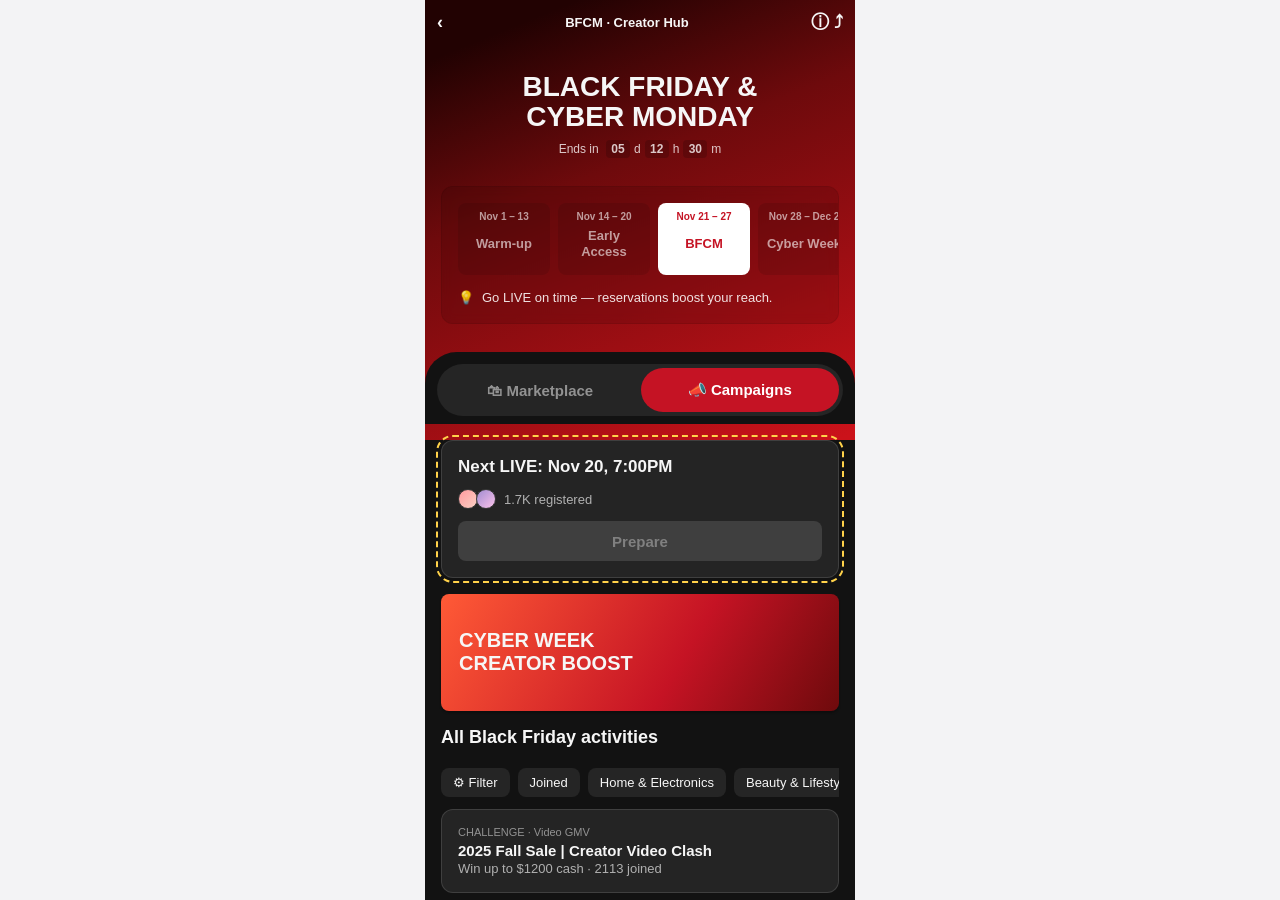
<file: assets/demos/live-reminder.html>
<!DOCTYPE html>
<html lang="en">
<head>
<meta charset="utf-8">
<meta name="viewport" content="width=device-width, initial-scale=1, viewport-fit=cover">
<title>Go-LIVE reminder card</title>
<style>
  :root {
    box-sizing: border-box;
    padding-top: env(safe-area-inset-top, 0px);
    padding-bottom: env(safe-area-inset-bottom, 0px);
    --page-bg: #f3f3f5; --panel-bg: #fff; --text-1: #161823; --text-2: rgba(22,24,35,.64);
    --line: rgba(22,24,35,.12); --code-bg: #f7f7f9;
    color-scheme: light;
  }
  @media (prefers-color-scheme: dark) {
    :root:not([data-theme="light"]) {
      --page-bg: #0d0d0f; --panel-bg: #1b1b1f; --text-1: #f2f2f4; --text-2: rgba(255,255,255,.62);
      --line: rgba(255,255,255,.14); --code-bg: #131316; color-scheme: dark;
    }
  }
  :root[data-theme="dark"] {
    --page-bg: #0d0d0f; --panel-bg: #1b1b1f; --text-1: #f2f2f4; --text-2: rgba(255,255,255,.62);
    --line: rgba(255,255,255,.14); --code-bg: #131316; color-scheme: dark;
  }
  * { box-sizing: border-box; }
  html, body { margin: 0; height: 100%; overflow: hidden; background: var(--page-bg); color: var(--text-1);
    font-family: -apple-system, BlinkMacSystemFont, "Segoe UI", "PingFang SC", "Helvetica Neue", Arial, sans-serif; }
  .wrap { max-width: 1000px; margin: 0 auto; padding: 20px 16px 40px; }
  h1 { font-size: 20px; margin: 0 0 4px; }
  .sub { color: var(--text-2); font-size: 13px; margin: 0 0 18px; line-height: 1.6; }
  .layout { display: grid; grid-template-columns: 390px 1fr; gap: 20px; align-items: start; }
  @media (max-width: 880px) { .layout { grid-template-columns: 1fr; } }
  .panel { background: var(--panel-bg); border: 1px solid var(--line); border-radius: 12px; padding: 16px; margin-bottom: 16px; }
  .panel h2 { font-size: 14px; margin: 0 0 12px; }
  .seg { display: flex; gap: 8px; flex-wrap: wrap; }
  .seg button { flex: 1; min-width: 84px; padding: 9px 10px; border-radius: 8px; border: 1px solid var(--line);
    background: transparent; color: var(--text-1); font-size: 13px; cursor: pointer; }
  .seg button[aria-pressed="true"] { background: #fe2c55; border-color: #fe2c55; color: #fff; }
  pre { margin: 0; padding: 12px; background: var(--code-bg); border: 1px solid var(--line); border-radius: 8px;
    font-size: 12px; line-height: 1.55; overflow-x: auto; color: var(--text-1);
    font-family: ui-monospace, SFMono-Regular, Menlo, Consolas, monospace; }
  .rules { margin: 0; padding-left: 18px; font-size: 13px; color: var(--text-2); line-height: 1.75; }
  .rules b { color: var(--text-1); }

  /* ===== phone ===== */
  .phone { width: 100%; max-width: 430px; height: 100vh; margin: 0 auto; border-radius: 0; border: 0;
    background: #121212; position: relative; overflow: hidden; color: #f6f6f6; }
  .bgfx { position: absolute; inset: 0 0 auto 0; height: 70%; pointer-events: none;
    background: linear-gradient(158deg, #220202 7.72%, #6E0A0C 30.22%, #CB121A 75.44%); }
  .nav { position: absolute; top: 0; left: 0; right: 0; height: 44px; z-index: 20; display: flex; align-items: center;
    justify-content: space-between; padding: 0 12px; font-size: 13px; font-weight: 700; transition: background .15s; }
  .nav span { font-size: 18px; }
  .scroll { position: absolute; inset: 0; overflow-y: auto; overflow-x: hidden; z-index: 10; overscroll-behavior: none; scrollbar-width: none; }
  .scroll::-webkit-scrollbar { display: none; }
  .hero { padding: 72px 16px 8px; text-align: center; }
  .hero .t { font-size: 28px; font-weight: 900; text-transform: uppercase; line-height: 1.07; }
  .hero .c { font-size: 12px; color: rgba(255,255,255,.78); margin-top: 8px; }
  .hero .c b { display: inline-block; min-width: 24px; padding: 2px 4px; margin: 0 4px; border-radius: 4px; background: rgba(0,0,0,.16); }
  .ms { margin: 20px 16px 28px; padding: 16px; border-radius: 12px; background: rgba(0,0,0,.1);
    border: 1px solid rgba(0,0,0,.08); backdrop-filter: blur(6px); }
  .ms-row { display: flex; gap: 8px; overflow-x: auto; scrollbar-width: none; margin: 0 -16px; padding: 0 16px; }
  .ph { flex: 0 0 92px; height: 72px; border-radius: 8px; background: rgba(0,0,0,.1); padding: 8px; text-align: center;
    cursor: pointer; display: flex; flex-direction: column; color: rgba(255,255,255,.6); }
  .ph small { font-size: 10px; font-weight: 600; }
  .ph div { flex: 1; display: flex; align-items: center; justify-content: center; font-size: 13px; font-weight: 700; line-height: 1.3; }
  .ph.sel { background: #fff; color: rgba(0,0,0,.65); }
  .ph.sel.cur { color: #C51324; }
  .guide { display: flex; gap: 8px; margin-top: 14px; font-size: 13px; line-height: 1.4; color: rgba(255,255,255,.88); }
  .tabs-wrap { position: sticky; top: 44px; z-index: 12; background: #121212; padding: 12px 12px 8px; border-radius: 32px 32px 0 0; }
  .tabs { display: flex; height: 52px; border-radius: 999px; padding: 4px; gap: 1px; background: rgba(255,255,255,.08); }
  .tabs button { flex: 1; border: 0; border-radius: 999px; background: transparent; color: rgba(255,255,255,.5);
    font-size: 15px; font-weight: 700; cursor: pointer; transition: all .25s; }
  .tabs button.on { background: #C51324; color: #fff; }
  .content { background: #121212; padding: 0 16px 28px; min-height: 420px; }
  h3 { font-size: 18px; font-weight: 700; margin: 16px 0 8px; }

  /* ===== the new card ===== */
  .live-card { display: flex; flex-direction: column; gap: 12px; padding: 16px; margin: 16px 0;
    border-radius: 12px; background: rgba(255,255,255,.08); border: .5px solid rgba(255,255,255,.12); }
  .live-card.flash { outline: 2px dashed #ffd24a; outline-offset: 3px; }
  .live-card .title { font-size: 17px; font-weight: 700; }
  .row { display: flex; align-items: center; gap: 8px; }
  .av { width: 20px; height: 20px; border-radius: 50%; border: 1.5px solid #3a3a3a; }
  .av + .av { margin-left: -10px; }
  .reg { font-size: 13px; color: rgba(255,255,255,.64); }
  .cta { width: 100%; height: 40px; border: 0; border-radius: 8px; font-size: 15px; font-weight: 600; }
  .cta.primary { background: #fe2c55; color: #fff; cursor: pointer; }
  .cta.secondary { background: rgba(255,255,255,.12); color: rgba(255,255,255,.34); cursor: not-allowed; }
  .tag-new { display: inline-block; font-size: 10px; color: #ffd24a; margin-bottom: 4px; }

  .banner { aspect-ratio: 1074/315; border-radius: 8px; box-shadow: 0 2px 2px rgba(0,0,0,.25);
    background: linear-gradient(120deg, #ff5a36, #c51324 60%, #6e0a0c); display: flex; align-items: center;
    padding: 0 18px; font-weight: 900; font-size: 20px; text-transform: uppercase; margin: 16px 0 6px; }
  .chips { display: flex; gap: 8px; overflow-x: auto; padding: 12px 0; scrollbar-width: none; }
  .chip { flex: none; padding: 7px 12px; border-radius: 8px; font-size: 13px; background: rgba(255,255,255,.08); color: #f6f6f6; }
  .chip.sel { background: #fff; color: #161823; }
  .act { padding: 16px; border-radius: 12px; background: rgba(255,255,255,.08); border: .5px solid rgba(255,255,255,.12); margin-bottom: 12px; }
  .act .k { font-size: 11px; color: rgba(255,255,255,.5); }
  .act .h { font-size: 15px; font-weight: 600; margin-top: 4px; }
  .act .s { font-size: 13px; color: rgba(255,255,255,.64); margin-top: 2px; }
  .cats { display: flex; gap: 20px; overflow-x: auto; padding: 8px 0 20px; scrollbar-width: none; }
  .cat { flex: none; width: 64px; text-align: center; font-size: 12px; font-weight: 600; }
  .cat i { display: block; width: 64px; height: 64px; border-radius: 50%; background: #f2f2f2; margin-bottom: 8px; }
  .prods { display: flex; gap: 12px; overflow-x: auto; scrollbar-width: none; }
  .prod { flex: none; width: 150px; }
  .prod i { display: block; width: 150px; height: 150px; border-radius: 8px; background: rgba(255,255,255,.1); margin-bottom: 6px; }
  .prod span { font-size: 12px; color: rgba(255,255,255,.7); }
  .toast { position: fixed; left: 50%; bottom: calc(24px + env(safe-area-inset-bottom, 0px)); transform: translateX(-50%);
    background: #111; color: #fff; padding: 10px 16px; border-radius: 8px; font-size: 13px; opacity: 0;
    transition: opacity .2s; pointer-events: none; max-width: 90vw; z-index: 99; }
  .toast.show { opacity: 1; }
</style>
</head>
<body>
<div class="phone">
        <div class="bgfx"></div>
        <div class="nav" id="nav"><span>‹</span><b>BFCM · Creator Hub</b><span>ⓘ&nbsp;⤴</span></div>
        <div class="scroll" id="scroll">
          <div class="hero">
            <div class="t">Black Friday &amp;<br>Cyber Monday</div>
            <div class="c">Ends in <b>05</b>d<b>12</b>h<b>30</b>m</div>
          </div>
          <div class="ms">
            <div class="ms-row" id="phases"></div>
            <div class="guide"><span>💡</span><span id="guide"></span></div>
          </div>
          <div class="tabs-wrap"><div class="tabs" id="tabs">
            <button data-t="p">🛍 Marketplace</button>
            <button data-t="c" class="on">📣 Campaigns</button>
          </div></div>
          <div class="content" id="content"></div>
        </div>
      </div>
    
<div class="toast" id="toast"></div>
<script>
  var AV = ['linear-gradient(135deg,#ff9a9e,#fad0c4)', 'linear-gradient(135deg,#a18cd1,#fbc2eb)'];
  var two = [{url_list:['a']},{url_list:['b']}];
  var MOCKS = {
    far:  { code:0, message:'success',
      live_session_data:[{ id:'session_123', start_time:'1732118400', subscriber_count:'1700', avatar_thumbs:two }],
      module_info:{ title:'Next LIVE: Nov 20, 7:00PM', subtitle:'', button_text:'Prepare', button_status:0 } },
    today:{ code:0, message:'success',
      live_session_data:[{ id:'session_456', start_time:'1731974400', subscriber_count:'2300', avatar_thumbs:two }],
      module_info:{ title:'Go LIVE today at 7:00PM', subtitle:'', button_text:'Go LIVE', button_status:1 } },
    zero: { code:0, message:'success',
      live_session_data:[{ id:'session_789', start_time:'1732118400', subscriber_count:'0', avatar_thumbs:[] }],
      module_info:{ title:'Next LIVE: Nov 22, 8:00PM', subtitle:'', button_text:'Prepare', button_status:0 } },
    empty:{ code:0, message:'success', live_session_data:[],
      module_info:{ title:'', subtitle:'', button_text:'', button_status:0 } }
  };
  var PHASES = [
    { d:'Nov 1 – 13', t:'Warm-up', g:'Register for Key Livestreams and add products to your showcase.' },
    { d:'Nov 14 – 20', t:'Early Access', g:'Schedule your LIVE and share the preview with your followers.' },
    { d:'Nov 21 – 27', t:'BFCM', g:'Go LIVE on time — reservations boost your reach.' },
    { d:'Nov 28 – Dec 2', t:'Cyber Week', g:'Keep the momentum with short videos and bundles.' }
  ];
  var CUR = 2, selPhase = CUR, tab = 'c', mock = 'far';

  function fmt(n) { return n >= 1000 ? (n / 1000).toFixed(1) + 'K' : String(n); }
  function esc(s) { return String(s).replace(/[&<>"]/g, function (c) { return {'&':'&amp;','<':'&lt;','>':'&gt;','"':'&quot;'}[c]; }); }
  function toast(m) { var t = document.getElementById('toast'); t.textContent = m; t.classList.add('show'); setTimeout(function(){ t.classList.remove('show'); }, 2000); }

  function liveCard(res) {
    if (!res || res.code !== 0 || !res.live_session_data || !res.live_session_data.length) return '';
    var s = res.live_session_data[0], m = res.module_info;
    var n = parseInt(s.subscriber_count, 10), show = n > 0;
    var avs = show && s.avatar_thumbs && s.avatar_thumbs.length ? s.avatar_thumbs.slice(0, 2) : [];
    var go = m.button_status === 1;
    var h = '<div class="live-card flash" id="lc"><div class="title">' + esc(m.title) + '</div>';
    if (show) {
      h += '<div class="row">' + avs.map(function (_, i) { return '<span class="av" style="background:' + AV[i % 2] + '"></span>'; }).join('') +
        '<span class="reg">' + fmt(n) + ' registered</span></div>';
    }
    h += '<button class="cta ' + (go ? 'primary' : 'secondary') + '" id="cta"' + (go ? '' : ' disabled') + '>' + esc(m.button_text) + '</button></div>';
    return h;
  }

  function renderContent() {
    var c = document.getElementById('content');
    if (tab === 'c') {
      c.innerHTML = liveCard(MOCKS[mock]) +
        '<div class="banner">Cyber Week<br>Creator Boost</div>' +
        '<h3>All Black Friday activities</h3>' +
        '<div class="chips"><span class="chip">⚙ Filter</span><span class="chip">Joined</span><span class="chip">Home &amp; Electronics</span><span class="chip">Beauty &amp; Lifestyle</span><span class="chip">Fashion</span></div>' +
        '<div class="act"><div class="k">CHALLENGE · Video GMV</div><div class="h">2025 Fall Sale | Creator Video Clash</div><div class="s">Win up to $1200 cash · 2113 joined</div></div>' +
        '<div class="act"><div class="k">TASK · Promotion task</div><div class="h">Go LIVE 3 times</div><div class="s">View all requirements</div></div>' +
        '<div class="act"><div class="k">CAMPAIGN · Featured LIVE</div><div class="h">Register a LIVE to get extra promotion support</div><div class="s">Nov 14 – Nov 27</div></div>';
      var cta = document.getElementById('cta');
      if (cta && !cta.disabled) cta.onclick = function () {
        toast('Opens the LIVE shopping bag (demo)');
      };
    } else {
      c.innerHTML = '<h3>Shop by category</h3><div class="cats">' +
        ['Home','Beauty','Wellness','Fashion','More'].map(function (x) { return '<div class="cat"><i></i>' + x + '</div>'; }).join('') +
        '</div><h3>Get free samples with points</h3><div class="prods">' +
        [1,2,3].map(function (i) { return '<div class="prod"><i></i><span>Product ' + i + '</span></div>'; }).join('') + '</div>';
    }
  }

  function renderPhases() {
    document.getElementById('phases').innerHTML = PHASES.map(function (p, i) {
      return '<div class="ph' + (i === selPhase ? ' sel' : '') + (i === CUR ? ' cur' : '') + '" data-i="' + i + '"><small>' + p.d + '</small><div>' + p.t + '</div></div>';
    }).join('');
    document.getElementById('guide').textContent = PHASES[selPhase].g;
  }


  window.setState = function (k) {
    mock = k; tab = 'c';
    Array.prototype.forEach.call(document.querySelectorAll('#tabs button'), function (b) { b.className = b.getAttribute('data-t') === 'c' ? 'on' : ''; });
    renderContent();
    document.getElementById('scroll').scrollTo({ top: 300, behavior: 'smooth' });
  };
  document.getElementById('tabs').addEventListener('click', function (e) {
    var t = e.target.getAttribute && e.target.getAttribute('data-t'); if (!t) return;
    tab = t;
    Array.prototype.forEach.call(document.querySelectorAll('#tabs button'), function (b) { b.className = b.getAttribute('data-t') === t ? 'on' : ''; });
    renderContent();
  });
  document.getElementById('phases').addEventListener('click', function (e) {
    var el = e.target.closest ? e.target.closest('.ph') : null; if (!el) return;
    selPhase = parseInt(el.getAttribute('data-i'), 10); renderPhases();
  });
  // navbar background fades in with scroll
  var sc = document.getElementById('scroll');
  sc.addEventListener('scroll', function () {
    var o = Math.min(sc.scrollTop / 400, 1);
    document.getElementById('nav').style.background = 'rgba(18,18,18,' + o + ')';
  });

  renderPhases(); renderContent();
</script>
</body>
</html>
</file>
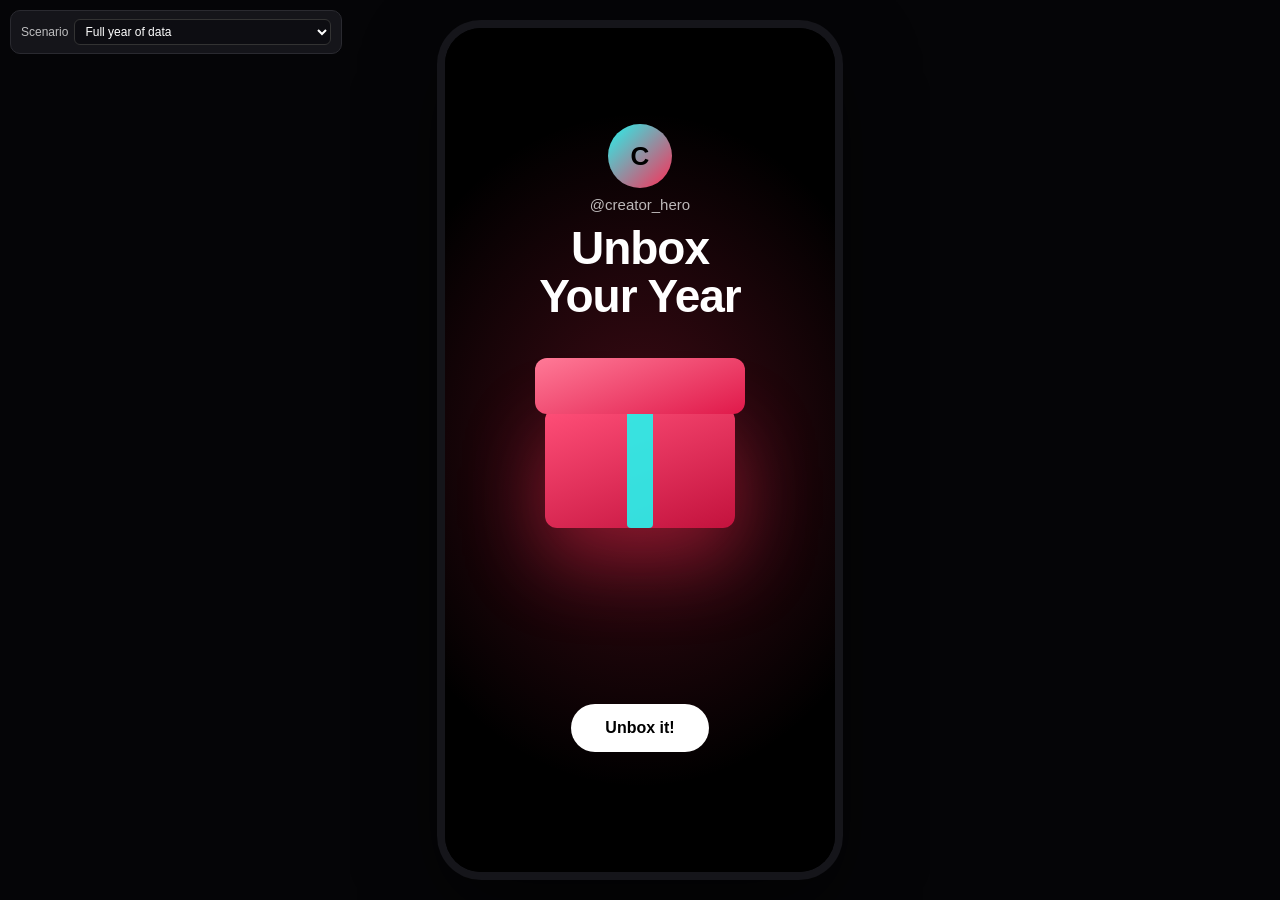
<file: assets/demos/unbox-your-year.html>
<!DOCTYPE html>
<html lang="en">
<head>
<meta charset="utf-8">
<meta name="viewport" content="width=device-width, initial-scale=1, viewport-fit=cover">
<title>Unbox Your Year</title>
<style>
:root{
  --bg:#000; --bg2:#0d0d12; --text1:#fff; --text2:rgba(255,255,255,.72); --text3:rgba(255,255,255,.4);
  --red:#fe2c55; --cyan:#25f4ee; --sheet:#2a2a30;
  --font: "Inter","SF Pro Display","Helvetica Neue",Arial,sans-serif;
  color-scheme: dark;
}
*{box-sizing:border-box;margin:0;padding:0}
html,body{height:100%;background:#050507;color:var(--text1);font-family:var(--font);-webkit-font-smoothing:antialiased}
body{display:flex;align-items:center;justify-content:center}
.phone{position:relative;width:min(390px,100vw);height:min(844px,100dvh);background:var(--bg);overflow:hidden;border-radius:0}
@media (min-width:500px){.phone{border-radius:36px;box-shadow:0 0 0 8px #15151a,0 30px 80px rgba(0,0,0,.6)}}

/* debug */
.dbg{position:fixed;top:10px;left:10px;z-index:99;font-size:12px;color:var(--text2);background:#15151a;border:1px solid #2a2a30;border-radius:10px;padding:8px 10px;display:flex;gap:6px;align-items:center}
.dbg select{background:#0d0d12;color:#fff;border:1px solid #333;border-radius:6px;padding:4px 6px;font-size:12px}
@media (max-width:760px){.dbg{top:auto;bottom:8px;left:50%;transform:translateX(-50%);opacity:.85}}

/* swiper */
.swiper{position:absolute;inset:0;overflow-y:scroll;scroll-snap-type:y mandatory;scrollbar-width:none;scroll-behavior:smooth;overscroll-behavior:contain}
.swiper::-webkit-scrollbar{display:none}
.swiper.locked{overflow-y:hidden}
.page{position:relative;height:100%;width:100%;scroll-snap-align:start;scroll-snap-stop:always;overflow:hidden;background:var(--bg)}
.page .bgfx{position:absolute;inset:0;pointer-events:none}
.p-top{position:absolute;top:112px;left:0;right:0;padding:0 32px}
.p-bot{position:absolute;left:0;right:0;padding:0 32px}
.center{text-align:center}
h1.t{font-size:34px;line-height:1.1;font-weight:900;letter-spacing:-.5px;margin-bottom:22px}
.big{font-size:46px;font-weight:900;line-height:1.05;letter-spacing:-1px}
.body{font-size:16px;line-height:1.8;color:var(--text1)}
.body.dim{color:var(--text2)}
.body p+p{margin-top:12px}
b.red,.red{color:var(--red);font-weight:800}

/* fade in */
.fi{opacity:0}
.page.on .fi{animation:fadeIn 3s 0s 1 forwards;animation-delay:calc(var(--d,0) * 1s)}
@keyframes fadeIn{0%{opacity:0;animation-timing-function:step-end}55%{opacity:0;animation-timing-function:cubic-bezier(.33,0,.67,1)}66%{opacity:1;animation-timing-function:linear}100%{opacity:1}}
@keyframes bounce{0%,100%{transform:translateY(0)}50%{transform:translateY(-20%)}}
.next{position:absolute;bottom:30px;left:0;right:0;display:flex;justify-content:center;animation:bounce 1s ease-in-out infinite;cursor:pointer;z-index:5}
.next svg{width:28px;height:28px;fill:var(--text3)}

/* buttons */
.btn{display:inline-flex;align-items:center;justify-content:center;height:48px;padding:0 34px;border-radius:999px;border:0;font:700 16px var(--font);cursor:pointer;color:#000;background:#fff}
.btn.sec{background:var(--sheet);color:#fff}
.btn.pri{background:var(--red);color:#fff}
.btn:disabled{opacity:.5}

/* page1 */
.box{position:absolute;left:50%;top:48%;width:190px;height:190px;transform:translate(-50%,-50%)}
.box .body3d{position:absolute;left:0;right:0;bottom:0;height:120px;background:linear-gradient(160deg,#ff4f78,#c3123d);border-radius:12px;box-shadow:0 30px 80px rgba(254,44,85,.45)}
.box .lid{position:absolute;left:-10px;right:-10px;top:20px;height:56px;background:linear-gradient(160deg,#ff7a97,#e0194a);border-radius:12px;transition:transform 1.2s cubic-bezier(.2,.9,.2,1),opacity 1s;transform-origin:left bottom}
.box .ribbon{position:absolute;left:50%;width:26px;top:20px;bottom:0;background:var(--cyan);transform:translateX(-50%);opacity:.9;border-radius:4px}
.box.open .lid{transform:translateY(-120px) rotate(-18deg);opacity:.0}
.box .glow{position:absolute;left:50%;top:40%;width:260px;height:260px;margin:-130px;border-radius:50%;background:radial-gradient(circle,rgba(37,244,238,.55),transparent 65%);opacity:0;transition:opacity 1s}
.box.open .glow{opacity:1}
.box{animation:float 3s ease-in-out infinite}
@keyframes float{0%,100%{margin-top:0}50%{margin-top:-10px}}
.avatar{border-radius:50%;background:linear-gradient(135deg,var(--cyan),var(--red));display:flex;align-items:center;justify-content:center;font-weight:900;color:#000}
.hi{position:absolute;top:96px;left:0;right:0;display:flex;flex-direction:column;align-items:center;gap:8px;font-size:15px;color:var(--text2)}

/* page3 grid */
.cgrid{position:absolute;left:-10%;right:-10%;top:34%;height:34%;display:grid;grid-template-columns:repeat(4,1fr);gap:10px;transform:rotate(-8deg);opacity:.85}
.cv{border-radius:12px;position:relative;overflow:hidden;aspect-ratio:9/12}
.cv::after{content:"";position:absolute;inset:0;background:linear-gradient(180deg,transparent 50%,rgba(0,0,0,.45))}
.cv i{position:absolute;left:8px;bottom:8px;width:0;height:0;border-left:10px solid #fff;border-top:6px solid transparent;border-bottom:6px solid transparent;z-index:2;opacity:.9}

/* page4 carousel */
.car{position:absolute;left:0;right:0;top:50%;transform:translateY(-50%)}
.car-scroll{display:flex;gap:12px;overflow-x:auto;scroll-snap-type:x mandatory;padding:0 100px;scrollbar-width:none;height:250px;scroll-behavior:smooth}
.car-scroll::-webkit-scrollbar{display:none}
.car-item{flex:0 0 calc(100% - 0px);max-width:190px;scroll-snap-align:center;height:250px;border-radius:16.6px;position:relative;overflow:hidden;transition:opacity .3s}
.car-item.dim{opacity:.4}
.car-cap{padding:34px 32px 0 32px;font-size:16px;line-height:1.8}

/* page6 podium */
.podium{position:absolute;left:0;right:0;top:36%;height:230px;display:flex;align-items:flex-end;justify-content:center;gap:12px;padding:0 24px}
.pod{width:96px;border-radius:14px 14px 0 0;display:flex;flex-direction:column;align-items:center;justify-content:flex-start;padding-top:10px;gap:8px;background:linear-gradient(180deg,rgba(254,44,85,.35),rgba(254,44,85,.05))}
.pod .pi{width:76px;height:76px;border-radius:12px}
.pod .rk{font-weight:900;font-size:22px;color:var(--red)}
.pod.empty .pi{background:#000;border:1px dashed #333}

/* page7 */
.brands{display:flex;flex-direction:column;align-items:flex-end;gap:14px}
.brand{display:flex;align-items:center;gap:12px;font-weight:800;color:var(--red);font-size:18px}
.brand .bi{width:44px;height:44px;border-radius:50%;background:linear-gradient(135deg,#fff,#aaa);display:flex;align-items:center;justify-content:center;color:#000;font-weight:900}

/* page9 dots */
.dots{position:absolute;left:36px;right:36px;top:40%;display:grid;grid-template-columns:repeat(10,1fr);gap:12px}
.dots span{aspect-ratio:1;border-radius:50%;background:#26262c}
.page.on .dots span.lit{animation:lit .6s forwards;animation-delay:calc(var(--i)*60ms + .4s)}
@keyframes lit{to{background:var(--red);box-shadow:0 0 12px var(--red)}}

/* page8 ring */
.ring{position:absolute;left:50%;top:34%;width:240px;height:240px;margin-left:-120px;border-radius:50%;background:conic-gradient(var(--red) 0 72%,#1d1d22 0);-webkit-mask:radial-gradient(circle,transparent 62%,#000 63%);mask:radial-gradient(circle,transparent 62%,#000 63%);opacity:.9}
.page.on .ring{animation:spin 2.4s cubic-bezier(.2,.9,.2,1)}
@keyframes spin{from{transform:rotate(-200deg);opacity:0}to{transform:rotate(0);opacity:.9}}

/* page10 */
.frame{position:absolute;left:50%;top:44%;transform:translate(-50%,-50%);display:flex;flex-direction:column;align-items:center;width:100%;padding:0 40px;gap:10px;text-align:center}
.fav{position:relative;width:132px;height:132px}
.fav .avatar{position:absolute;inset:14px;font-size:40px}
.fav .ring2{position:absolute;inset:0;border-radius:50%;border:5px solid transparent;background:linear-gradient(#000,#000) padding-box,conic-gradient(var(--red),#ffc53d,var(--cyan),var(--red)) border-box;box-shadow:0 0 40px rgba(254,44,85,.5)}
.ach{line-height:1.8;font-size:15px;color:var(--text1)}
.ach div+div{margin-top:2px}
.foot{position:absolute;bottom:35px;left:24px;right:24px;display:flex;justify-content:space-between;align-items:center;font-size:14px}
.logo{font-weight:900;letter-spacing:-.3px;display:flex;align-items:center;gap:6px}
.logo i{width:14px;height:14px;background:var(--red);display:inline-block;border-radius:4px;box-shadow:-3px 0 0 var(--cyan)}
.ctas{position:absolute;bottom:0;left:0;right:0;height:200px;background:linear-gradient(180deg,rgba(0,0,0,0) 3.24%,rgba(0,0,0,.12) 14.6%,rgba(0,0,0,.82) 56.02%,#000 80.03%)}
.ctarow{position:absolute;bottom:54px;left:0;right:0;display:flex;gap:12px;padding:0 24px}
.ctarow .btn{flex:1;padding:0}
.again{position:absolute;bottom:14px;left:0;right:0;text-align:center;font-size:13px;color:var(--text3);cursor:pointer;text-decoration:underline}

/* fallback */
.fb{position:absolute;inset:0;background:radial-gradient(120% 60% at 50% 100%,#2b0a14,#000 70%)}
.fb .emptybox{position:absolute;bottom:0;left:50%;transform:translateX(-50%);width:300px;height:300px;opacity:.9}
.fb .inner{position:absolute;top:200px;left:0;right:0;text-align:center;padding:0 32px}
.fb .cta{position:absolute;bottom:45px;left:0;right:0;display:flex;justify-content:center}

.toast{position:absolute;left:50%;bottom:130px;transform:translateX(-50%);background:#fff;color:#000;padding:10px 18px;border-radius:999px;font-weight:700;font-size:14px;z-index:20;opacity:0;pointer-events:none;transition:opacity .25s}
.toast.show{opacity:1}
.loading{position:absolute;inset:0;display:flex;align-items:center;justify-content:center;color:var(--text3);font-size:14px}
@media (prefers-reduced-motion:reduce){.fi{opacity:1!important;animation:none!important}.next,.box{animation:none}}
</style>
</head>
<body>
<div class="dbg">Scenario
  <select id="scen">
    <option value="full">Full year of data</option>
    <option value="sparse">Sparse data</option>
    <option value="newbie">New creator (no posts, no LIVE, no sales)</option>
    <option value="nolive">Posts but no LIVE</option>
    <option value="ineligible">Not eligible (fallback)</option>
    <option value="lowver">Outdated app version</option>
  </select>
</div>
<div class="phone" id="phone"></div>

<script>
/* ---------- mock data (public-safe, illustrative) ---------- */
const BASE = {
  creator_info:{name:"creator_hero"},
  is_eligible:true,
  earliest_post_timestamp:1763425333,
  annual_post_count:"245",
  peak_post_day_timestamp:1760270400,
  peak_post_day_post_count:12,
  peak_post_day_gmv_boost:"1.62",
  top_3_videos_by_gmv_vv:[{vid:"1"},{vid:"2"},{vid:"3"}],
  top_video_gmv:"8900.5", top_video_gmv_formatted:"$8,900.5",
  top_7_videos_by_vv:[1,2,3,4,5,6,7].map(v=>({vid:String(v)})),
  top_3_products:[{product_id:"a",sold_count:"320"},{product_id:"b",sold_count:"210"},{product_id:"c",sold_count:"96"}],
  top_3_product_gmv_percentage:"0.42",
  top_3_brands:[{name:"Curtain Club"},{name:"PeachyLab"},{name:"Glow Theory"}],
  total_gmv_year:"253421.76", total_gmv_year_formatted:"$253,421.76", currency_symbol:"$",
  best_month_timestamp:1751716800, gmv_percentage_month:"1.23",
  customers_states_num:"23",
  total_live_stream_cnt:"6", total_live_duration_seconds:"86000",
  total_live_gmv:"12342.44", total_live_gmv_formatted:"$12,342.44",
  longest_live_seconds:"7201", longest_live_date_timestamp:1712899200,
  top_tier_live_creator:false,
  profile_frame_info:{profile_frame_id:17498371,title:"Breakout Star",description:"Your viral moment: the single best-performing video. One and done! Your breakout era began."},
  annual_achievements:{achievements:[1,2,3],gmv_percentage:"0.2",live_percentage:"0.15",state_num:23,live_duration_seconds:86000,total_post_cnt:245,peak_post_day_timestamp:1760270400,top1_category:"Beauty"}
};
const clone=o=>JSON.parse(JSON.stringify(o));
const SCEN={
  full:()=>clone(BASE),
  sparse:()=>{const s=clone(BASE);Object.assign(s,{annual_post_count:"1",peak_post_day_post_count:1,peak_post_day_gmv_boost:"0",top_3_videos_by_gmv_vv:[{vid:"1"}],top_3_products:[{product_id:"a",sold_count:"3"}],top_3_brands:[{name:"PeachyLab"}],total_gmv_year:"800",total_gmv_year_formatted:"$800",customers_states_num:"3",gmv_percentage_month:"1",total_live_stream_cnt:"1",total_live_duration_seconds:"900",total_live_gmv:"0",total_live_gmv_formatted:"",longest_live_seconds:"900"});s.annual_achievements={achievements:[5],total_post_cnt:1};return s;},
  newbie:()=>{const s=clone(BASE);Object.assign(s,{annual_post_count:"0",top_3_videos_by_gmv_vv:[],top_7_videos_by_vv:[],top_3_products:[],top_3_brands:[],total_gmv_year:"0",customers_states_num:"0",total_live_stream_cnt:"0",total_live_duration_seconds:"0",best_month_timestamp:0,earliest_post_timestamp:0});s.annual_achievements={achievements:[],total_post_cnt:0,top1_category:""};return s;},
  nolive:()=>{const s=clone(BASE);Object.assign(s,{total_live_stream_cnt:"0",total_live_duration_seconds:"0",total_live_gmv:"0",total_live_gmv_formatted:""});s.annual_achievements.achievements=[1,3,5,6];return s;},
  ineligible:()=>{const s=clone(BASE);s.is_eligible=false;return s;},
  lowver:()=>clone(BASE)
};

/* ---------- helpers ---------- */
const $=(s,r=document)=>r.querySelector(s);
const num=v=>{const n=Number(v);return Number.isFinite(n)?n:0};
const fmtDate=ts=>ts?new Date(ts*1000).toLocaleDateString('en-US',{month:'long',day:'numeric'}):'';
const fmtTime=ts=>ts?new Date(ts*1000).toLocaleTimeString('en-US',{hour:'numeric',minute:'2-digit'}):'';
const fmtMonth=ts=>ts?new Date(ts*1000).toLocaleDateString('en-US',{month:'long'}):'';
const plural=(n,w)=>`${n} ${w}${n===1?'':'s'}`;
const R=t=>`<b class="red">${t}</b>`;
const pct=v=>Math.round(num(v)*100)+'%';
const hue=i=>[340,185,265,28,150,310,210,55][i%8];
const cover=(i,extra='')=>`background:linear-gradient(${150+i*20}deg,hsl(${hue(i)} 80% 55%),hsl(${hue(i)+50} 70% 22%));${extra}`;
const chev='<svg viewBox="0 0 24 24"><path d="M12 16.5 4.5 9l1.4-1.4L12 13.7l6.1-6.1L19.5 9z"/></svg>';
const fi=(html,d=0,cls='')=>`<div class="fi ${cls}" style="--d:${d}">${html}</div>`;

/* ---------- pages ---------- */
function page2(s){
  const n=num(s.annual_achievements?.total_post_cnt);
  const date=fmtDate(s.earliest_post_timestamp),time=fmtTime(s.earliest_post_timestamp);
  return `<div class="page" data-name="drop"><div class="bgfx" style="background:radial-gradient(80% 40% at 50% 70%,rgba(254,44,85,.25),transparent)"></div>
  <div class="cv" style="position:absolute;left:50%;top:48%;width:170px;transform:translate(-50%,0) rotate(-4deg);${n?cover(0):'background:#1a1a1f;border:1px dashed #333'}"><i></i></div>
  <div class="p-top">${fi(`<h1 class="t">${n?'Your first drop':'Ready for your first drop?'}</h1>
    <div class="body dim">${n&&date&&time
      ?`<p>On ${R(date)} at ${R(time)} you posted your ${R('first shoppable video')}. This was just the start of turning creativity into commerce. Not everyone takes that leap.</p><p style="color:#fff">You did.</p>`
      :`<p>Every big creator starts with a small leap. It seems you didn’t start posting this year, but we just hope we can see your voice next year!</p>`}</div>`)}</div>
  ${n?`<div class="p-bot center" style="bottom:120px">${fi('<div class="body dim" style="font-size:14px">Not everyone takes that leap</div>',1)}</div>`:''}</div>`;
}
function page3(s){
  const total=num(s.annual_post_count),pc=num(s.peak_post_day_post_count),boost=num(s.peak_post_day_gmv_boost);
  const vids=s.top_7_videos_by_vv||[];
  const tiles=Array.from({length:8},(_,i)=>`<div class="cv" style="${cover(vids.length?(i%vids.length):0)}"><i></i></div>`).join('');
  const peak=pc<3
    ?`<p>Every great journey starts with a single step. We can’t wait to see what you create in 2026!</p>`
    :`<p>But ${R(fmtDate(s.peak_post_day_timestamp))} was different.</p><p>On that day, you dropped ${R(plural(pc,'video'))}${boost<=1?'':` and your GMV spiked ${R(Math.round(boost*100)+'%')}`} and you kept slaying. That’s a massive win!</p>`;
  return `<div class="page" data-name="momentum"><div class="cgrid">${tiles}</div>
  <div class="p-top center">${fi(`<h1 class="t">Your Posting Power</h1><div class="body" style="text-shadow:0 5px 10px rgba(0,0,0,.8)">You posted ${R(plural(total,'shoppable video'))} this year.</div>`)}</div>
  <div class="p-bot center" style="bottom:100px"><div style="background:linear-gradient(0deg,#000 40%,transparent);position:absolute;inset:-60px 0 -100px"></div>${fi(`<div class="body" style="position:relative">${peak}</div>`,1)}</div></div>`;
}
function page4(s){
  const v=s.top_3_videos_by_gmv_vv||[];const g=num(s.top_video_gmv);
  const items=v.map((x,i)=>`<div class="car-item ${i?'dim':''}" style="${cover(i+2)}"></div>`).join('');
  return `<div class="page" data-name="viral"><div class="bgfx" style="background:radial-gradient(70% 35% at 50% 50%,rgba(37,244,238,.14),transparent)"></div>
  <div class="p-top">${fi(`<h1 class="t">Your Breakout Moment</h1>${v.length?`<div class="body">Want to know your ${R('top '+v.length)}?</div>`:''}`)}</div>
  <div class="car">${fi(`<div class="car-scroll" id="carscroll">${items}</div>`)}
  ${fi(`<div class="car-cap">${g&&s.top_video_gmv_formatted?`Your #1 post became a hit and drove ${R(s.top_video_gmv_formatted+' GMV')}. That’s main character energy.`:`Your #1 post became a hit. That’s main character energy.`}<br><span style="color:var(--text2)">Swipe to see your other viral videos.</span></div>`,1)}</div></div>`;
}
function page5(s){
  const secs=num(s.total_live_duration_seconds),cnt=(num(s.total_live_stream_cnt)>=1&&secs>=600)?num(s.total_live_stream_cnt):0,h=Math.floor(secs/3600),m=Math.floor(secs%3600/60);
  const dur=`${plural(h,'hour')}${m?` ${m} min`:''}`;
  const longest=num(s.longest_live_seconds)/3600;
  const top=cnt?`<p>This year, you locked in. You had ${R(plural(cnt,'LIVE stream'))}, totaling ${R(dur)}${s.total_live_gmv_formatted?`, generating ${R(s.total_live_gmv_formatted+' GMV')}`:''}.</p>`
    :`<p>You have a story to tell even if you didn’t share it with the world.</p>`;
  const bot=cnt
    ?`${longest>=2?`<p>Your longest stream? ${R(Math.floor(longest)+' hours')} on ${R(fmtDate(s.longest_live_date_timestamp))}.</p>`:''}${s.top_tier_live_creator?`<p>Checks out since you ranked in the top of LIVE sellers.</p>`:''}<p>The camera loves commitment.</p>`
    :`<p>And that’s powerful. When you’re ready to go LIVE, your spotlight’s waiting.</p>`;
  return `<div class="page" data-name="live"><div class="bgfx" style="background:radial-gradient(60% 30% at 50% 52%,rgba(254,44,85,.35),transparent)"></div>
  <div style="position:absolute;left:50%;top:50%;transform:translate(-50%,-50%);width:120px;height:120px;border-radius:50%;background:var(--red);box-shadow:0 0 0 14px rgba(254,44,85,.2),0 0 0 34px rgba(254,44,85,.08);display:flex;align-items:center;justify-content:center;font-weight:900;font-size:22px">LIVE</div>
  <div class="p-top center">${fi(`<h1 class="t">Your LIVE stream scene</h1><div class="body">${top}</div>`)}</div>
  <div class="p-bot center" style="bottom:100px">${fi(`<div class="body">${bot}</div>`,1)}</div></div>`;
}
function page6(s){
  const p=s.top_3_products||[];
  const slot=(i,h)=>p[i]?`<div class="pod" style="height:${h}px"><div class="pi" style="${cover(i+4)}"></div><div class="rk">${i+1}</div></div>`:`<div class="pod empty" style="height:${h}px"><div class="pi"></div><div class="rk">${i+1}</div></div>`;
  return `<div class="page" data-name="products"><div class="podium">${slot(1,150)}${slot(0,200)}${slot(2,120)}</div>
  <div class="p-top center">${fi(`<h1 class="t">${p.length===1?'Your best seller':'Your best sellers'}</h1><div class="body">People couldn’t get enough of your ${R(p.length===1?'top product':'top '+p.length+' products')}</div>`)}</div>
  <div class="p-bot center" style="bottom:100px">${fi(`<div class="body">${p.length>=3&&num(s.top_3_product_gmv_percentage)>0?`<p>Together, your top ${p.length} made up ${R(Math.round(num(s.top_3_product_gmv_percentage)*100)+'%')} of your total sales!</p>`:''}<p>You didn’t just make sales. You built favorites.</p></div>`,1)}</div></div>`;
}
function page7(s){
  const cat=s.annual_achievements?.top1_category||'';const b=s.top_3_brands||[];
  return `<div class="page" data-name="brands"><div class="bgfx" style="background:radial-gradient(60% 30% at 80% 55%,rgba(254,44,85,.22),transparent)"></div>
  <div class="p-top" style="padding-left:32px">${fi(`<h1 class="t">Your brand power and category win</h1><div class="body">You didn’t just partner. You dominated.${cat?`<br>You owned the ${R(cat)} category…`:''}</div>`)}</div>
  <div class="p-bot" style="bottom:130px">${fi(`<div class="brands"><div class="body" style="padding-bottom:6px">…and teamed up with</div>${b.map((x,i)=>`<div class="brand">${x.name}<span class="bi">${x.name[0]}</span></div>`).join('')}</div>
  <div class="body" style="margin-top:70px;line-height:1.5">Brands don’t just work with anyone. They worked with you.</div>`,1)}</div></div>`;
}
function gmvRank(v,c){
  if(v<1000)return `Every sale counts, and you made them.`;
  if(v<10000)return `You’ve officially joined the ${R(c+'1k')} club this year`;
  if(v<100000)return `You’ve officially joined the ${R(c+'10k')} club this year`;
  return `You’ve officially joined the ${R(c+'100k')} club this year`;
}
function page8(s){
  const g=num(s.total_gmv_year),bm=fmtMonth(s.best_month_timestamp),mp=num(s.gmv_percentage_month);
  const body=g>=1?`<p style="margin-bottom:34px">Let’s talk numbers that matter. You generated ${R(s.total_gmv_year_formatted)} this year,<br>${gmvRank(g,s.currency_symbol||'$')}</p>
    ${bm&&mp>1?`<p>And your best month? ${R(bm)} when your GMV spiked by ${R(Math.round(mp*100)+'%')}.</p>`:''}${bm&&mp<=1?`<p>And your best month? ${R(bm)}</p>`:''}`
    :`<p>Every top creator started with their first sale — your journey to success is just beginning.</p>`;
  return `<div class="page" data-name="gmv"><div class="ring"></div>
  <div class="p-top center">${fi(`<h1 class="t">Your success, in every sale</h1>`)}</div>
  <div class="p-bot center" style="bottom:130px">${fi(`<div class="body">${body}</div>`,1)}</div></div>`;
}
function page9(s){
  const n=Math.min(50,num(s.annual_achievements?.state_num));
  const dots=Array.from({length:50},(_,i)=>`<span class="${i<n?'lit':''}" style="--i:${i}"></span>`).join('');
  return `<div class="page" data-name="states"><div class="dots">${dots}</div>
  <div class="p-top center">${fi(`<h1 class="t" style="margin-bottom:40px">Your reach across America</h1><div class="body dim">Every dot is a state your customers came from.</div>`)}</div>
  <div class="p-bot center" style="bottom:200px">${fi(`<div class="body">Your influence traveled. Customers in ${R(plural(n,'state'))} bought from you.</div>`,1)}</div></div>`;
}
/* achievements */
function achievements(s){
  const a=s.annual_achievements||{};const secs=num(s.total_live_duration_seconds);
  const map={
    1:a.gmv_percentage?`You are Top ${R(pct(a.gmv_percentage))} in GMV`:null,
    2:a.live_percentage?`You are Top ${R(pct(a.live_percentage))} in LIVE`:null,
    3:num(s.customers_states_num)?`Your reach across America: ${R(Math.round(num(s.customers_states_num)))}`:null,
    4:secs?`LIVE Marathon: ${R(Math.floor(secs/3600))} hours, ${R(Math.floor(secs%3600/60))} mins`:null,
    5:num(s.annual_post_count)?`Total posts: ${R(Math.round(num(s.annual_post_count)))}`:null,
    6:s.peak_post_day_timestamp?`Peak Posting Day: ${R(fmtDate(s.peak_post_day_timestamp))}`:null,
    7:a.top1_category?`Top1 Product Category: ${R(a.top1_category)}`:null
  };
  const list=(a.achievements||[]).map(k=>map[k]).filter(Boolean);
  return list.length>=2?`<div class="ach">${list.map(x=>`<div>${x}</div>`).join('')}</div>`
    :`<div class="body dim" style="font-size:15px">It’s time to flex! 2025 was more than facts and figures. It was grind and growth.<br>Share your custom badge with your real ones: your followers, your brands, and your chat. Tag us so we can follow your success story!</div>`;
}
function page10(s){
  const pf=s.profile_frame_info||{};const nm=s.creator_info?.name||'';
  return `<div class="page" data-name="ending"><div class="bgfx" style="background:radial-gradient(70% 30% at 50% 45%,rgba(254,44,85,.3),transparent)"></div>
  <div class="frame"><div class="fav"><div class="ring2"></div><div class="avatar">${(nm[0]||'U').toUpperCase()}</div></div>
    <div style="font-weight:900;font-size:22px;margin-top:6px">${pf.title||''}</div><div class="body dim" style="font-size:13px;line-height:1.5">${pf.description||''}</div></div>
  <div class="p-top">${fi(`<div style="font-size:26px;font-weight:900;margin-bottom:12px">Show the world Your Year, Unboxed</div>${achievements(s)}<div style="margin-top:12px;font-weight:800;font-size:20px;color:var(--cyan)">#UnboxYourYear</div>`)}</div>
  <div class="foot"><div class="logo"><i></i>TikTok Shop</div><div class="handle" style="opacity:0;transition:opacity .6s">${nm?'@'+nm:''}</div></div>
  <div class="ctas"></div>
  <div class="ctarow">${fi('<button class="btn sec" data-act="save">Save</button>',1)}${fi('<button class="btn pri" data-act="share">Share</button>',1)}</div>
  <div class="again" data-act="again">Watch again</div></div>`;
}
const FB={
  ineligible:{title:'You are not eligible for this feature',desc:'This year’s Unbox experience is designed for creators with extensive sales data. Your journey is just getting started — explore more opportunities to build momentum for 2026.',cta:'Join TikTok Shop'},
  version:{title:'Update your app version to access the campaign',desc:'',cta:'Update'}
};
function fallback(kind){const f=FB[kind];return `<div class="fb"><svg class="emptybox" viewBox="0 0 200 200"><rect x="30" y="90" width="140" height="90" rx="10" fill="#c3123d"/><path d="M20 90 100 55l80 35-80 28z" fill="#ff4f78"/><rect x="92" y="55" width="16" height="125" fill="#25f4ee" opacity=".8"/></svg>
  <div class="inner"><h1 class="t">${f.title}</h1><div class="body dim">${f.desc}</div></div><div class="cta"><button class="btn" data-act="fbcta">${f.cta}</button></div></div>`;
}

/* ---------- app ---------- */
let S,opened=false,scen='full';
const phone=$('#phone');
function toast(t){let e=$('.toast',phone);if(!e){e=document.createElement('div');e.className='toast';phone.appendChild(e)}e.textContent=t;e.classList.add('show');setTimeout(()=>e.classList.remove('show'),1600)}

function visiblePages(s){
  const n=num(s.annual_post_count),p=s.top_3_products||[];
  const L=[page2(s)];
  if(n>=1)L.push(page3(s));
  if(n>=1)L.push(page4(s));
  L.push(page5(s));
  if(p.length>0&&num(p[0].sold_count)>=1)L.push(page6(s));
  if((s.top_3_brands||[]).length)L.push(page7(s));
  L.push(page8(s));
  if(num(s.customers_states_num)>=4)L.push(page9(s));
  L.push(page10(s));
  return L;
}
function withNext(html,last){return last?html:html.replace(/<\/div>$/,`<div class="next" data-act="next">${chev}</div></div>`)}

function start(){
  opened=false;S=SCEN[scen]();
  if(scen==='lowver'){phone.innerHTML=fallback('version');return}
  if(!S.is_eligible){phone.innerHTML=fallback('ineligible');return}
  const nm=S.creator_info.name;
  phone.innerHTML=`<div class="swiper locked" id="sw"><div class="page on" data-name="unbox">
    <div class="bgfx" style="background:radial-gradient(70% 40% at 50% 50%,rgba(254,44,85,.25),transparent)"></div>
    <div class="hi"><div class="avatar" style="width:64px;height:64px;font-size:26px">${nm[0].toUpperCase()}</div>@${nm}</div>
    <div class="box" id="box"><div class="glow"></div><div class="body3d"></div><div class="ribbon"></div><div class="lid"></div></div>
    <div style="position:absolute;top:196px;left:0;right:0" class="center">${fi('<div class="big">Unbox<br>Your Year</div>')}</div>
    <div style="position:absolute;bottom:120px;left:0;right:0;display:flex;justify-content:center">${fi('<button class="btn" id="go">Unbox it!</button>',1)}</div></div></div>`;
  $('#go').onclick=openBox;
}
function openBox(){
  if(opened)return;opened=true;$('#go').disabled=true;$('#box').classList.add('open');
  setTimeout(()=>{
    const sw=$('#sw');const L=visiblePages(S);
    sw.innerHTML=L.map((h,i)=>withNext(h,i===L.length-1)).join('');
    sw.classList.remove('locked');sw.scrollTop=0;observe();
  },2200);
}
function observe(){
  const sw=$('#sw');
  const io=new IntersectionObserver(es=>es.forEach(e=>{
    e.target.classList.toggle('on',e.isIntersecting);
    if(e.target.dataset.name==='ending'&&e.isIntersecting){const h=$('.handle',e.target);setTimeout(()=>h&&(h.style.opacity=1),3000)}
  }),{root:sw,threshold:.6});
  sw.querySelectorAll('.page').forEach(p=>io.observe(p));
  const cs=$('#carscroll');
  if(cs)cs.addEventListener('scroll',()=>{
    const it=[...cs.children];const c=cs.scrollLeft+cs.clientWidth/2;
    let best=0,bd=1e9;it.forEach((x,i)=>{const d=Math.abs(x.offsetLeft+x.offsetWidth/2-c);if(d<bd){bd=d;best=i}});
    it.forEach((x,i)=>x.classList.toggle('dim',i!==best));
  });
}
phone.addEventListener('click',e=>{
  const a=e.target.closest('[data-act]');if(!a)return;
  const sw=$('#sw');
  switch(a.dataset.act){
    case 'next':sw.scrollBy({top:sw.clientHeight,behavior:'smooth'});break;
    case 'again':sw.scrollTo({top:0,behavior:'smooth'});break;
    case 'save':toast('Saved to your photo gallery (demo)');break;
    case 'share':toast('Opening share sheet · #UnboxYourYear (demo)');break;
    case 'fbcta':toast(scen==='lowver'?'Go to App Store / Google Play (demo)':'Go to TikTok Shop self-apply page (demo)');break;
  }
});
$('#scen').onchange=e=>{scen=e.target.value;start()};
if(new URLSearchParams(location.search).has('embed'))document.querySelector('.dbg').style.display='none';
window.setScenario=v=>{scen=v;$('#scen').value=v;start()};
start();
</script>
</body>
</html>
</file>
<file: styles.css>
/* ---------- tokens ---------- */
:root{
  --bg:#ffffff;
  --ink:#111214;
  --ink-2:#3a3d42;
  --muted:#8a8f98;
  --soft:#a9b0bb;
  --line:#ececee;
  --card:#f6f6f7;
  --shadow:0 18px 40px rgba(17,18,20,.14),0 4px 10px rgba(17,18,20,.06);
  --max:1180px;
  --sans:-apple-system,BlinkMacSystemFont,"SF Pro Display","SF Pro Text","Helvetica Neue",Inter,"Segoe UI",Arial,sans-serif;
  --mono:ui-monospace,SFMono-Regular,Menlo,monospace;
}
*{box-sizing:border-box}
html{scroll-behavior:smooth}
body{margin:0;background:var(--bg);color:var(--ink);font-family:var(--sans);font-size:16px;line-height:1.55;-webkit-font-smoothing:antialiased}
a{color:inherit;text-decoration:none}
img{display:block;max-width:100%}
button,input{font:inherit;color:inherit}
code{font-family:var(--mono);font-size:.88em}
.shell{width:min(calc(100% - 32px),var(--max));margin-inline:auto}

/* ---------- header ---------- */
.site-header{position:fixed;inset:0 0 auto 0;z-index:50;height:64px;display:flex;align-items:center;justify-content:space-between;padding:0 clamp(16px,3vw,40px);background:rgba(255,255,255,.78);backdrop-filter:saturate(1.4) blur(16px);-webkit-backdrop-filter:saturate(1.4) blur(16px)}
.brand{display:flex;align-items:center;gap:12px;font-size:19px;letter-spacing:-.02em}
.brand b{font-weight:650}
.brand span{font-size:12px;letter-spacing:.06em;color:var(--muted);padding-left:12px;border-left:1px solid var(--line)}
.site-header nav{display:flex;align-items:center;gap:clamp(14px,2.6vw,34px);font-size:14px;color:var(--ink-2)}
.site-header nav a:hover{color:var(--ink)}
.nav-resume{padding-left:clamp(14px,2.6vw,30px);border-left:1px solid var(--line)}

/* ---------- hero ---------- */
.hero{min-height:100vh;min-height:100svh;display:flex;flex-direction:column;align-items:center;justify-content:center;padding:88px 0 28px;overflow:hidden;position:relative}
.ring-stage{position:relative;width:100%;height:clamp(220px,32vw,340px);perspective:1100px;perspective-origin:50% 40%;
  -webkit-mask-image:linear-gradient(to right,transparent 0,#000 7%,#000 93%,transparent 100%);
  mask-image:linear-gradient(to right,transparent 0,#000 7%,#000 93%,transparent 100%)}
.ring{position:absolute;left:50%;top:50%;width:0;height:0;transform-style:preserve-3d}
.ring-card{position:absolute;left:0;top:0;width:var(--w,190px);aspect-ratio:16/10;margin-left:calc(var(--w,190px) / -2);transform-style:preserve-3d;will-change:transform,opacity;border-radius:3px;background:#fff;box-shadow:var(--shadow);transition:box-shadow .3s}
.ring-card.tall{aspect-ratio:4/5}
.ring-card img{width:100%;height:100%;object-fit:cover;object-position:top left;border-radius:3px;pointer-events:none}
.ring-card span{position:absolute;left:0;right:0;bottom:-26px;text-align:center;font-size:12px;color:var(--ink-2);opacity:0;transform:translateY(-4px);transition:.25s;white-space:nowrap}
.ring-card.is-hot span{opacity:1;transform:none}
.ring-card.is-hot{box-shadow:0 30px 60px rgba(17,18,20,.22),0 6px 14px rgba(17,18,20,.08)}
.hero-copy{text-align:center;margin-top:clamp(36px,6vw,70px);padding:0 16px}
.hero h1{margin:0;font-size:clamp(38px,6.2vw,66px);line-height:1.04;letter-spacing:-.045em;font-weight:650}
.hero h1 span,.display span{color:var(--soft)}
.hero-copy p{margin:20px auto 0;max-width:520px;color:var(--muted);font-size:15px;line-height:1.7}
.pill-link{display:inline-flex;align-items:center;gap:14px;margin-top:26px;font-size:15px;font-weight:500;padding:6px 6px 6px 4px}
.pill-link i{width:34px;height:34px;border-radius:50%;display:grid;place-items:center;font-style:normal;background:#fff;box-shadow:0 4px 14px rgba(17,18,20,.12);transition:transform .25s}
.pill-link:hover i{transform:translateX(4px)}
.hero-fields{display:flex;flex-wrap:wrap;justify-content:center;gap:10px 28px;margin-top:auto;padding-top:40px;font-size:12px;color:var(--muted)}
.hero-fields a:hover{color:var(--ink)}

/* ---------- shared type ---------- */
.display{margin:0;font-size:clamp(34px,4.6vw,56px);line-height:1.06;letter-spacing:-.04em;font-weight:650;text-wrap:balance}
.lede{color:var(--muted);font-size:16px;line-height:1.7;max-width:560px;margin:18px 0 0}
.kicker{margin:0 0 14px;font-size:11px;letter-spacing:.16em;color:var(--muted);font-weight:500}
.muted{color:var(--muted)}

/* ---------- practice overview ---------- */
.practice{display:grid;grid-template-columns:minmax(0,1fr) minmax(0,1.05fr);gap:clamp(28px,5vw,72px);align-items:end;padding:120px 0 80px;min-height:100vh}
.practice-left .kicker{margin-top:64px}
.practice-list{list-style:none;margin:0;padding:0}
.practice-list li{border-top:1px solid var(--line)}
.practice-list li:last-child{border-bottom:1px solid var(--line)}
.practice-list button{width:100%;display:flex;align-items:center;gap:18px;background:none;border:0;padding:15px 12px;text-align:left;font-size:15px;color:var(--ink-2);cursor:pointer;border-radius:6px;transition:background .2s}
.practice-list button span{font-size:11px;color:var(--soft);width:18px}
.practice-list button i{margin-left:auto;font-style:normal;opacity:0;transition:.2s}
.practice-list button:hover,.practice-list button.active{background:var(--card);color:var(--ink)}
.practice-list button.active i{opacity:1}
.slides{position:relative;aspect-ratio:16/10;border-radius:4px;overflow:hidden;background:var(--card)}
.slides figure{position:absolute;inset:0;margin:0;opacity:0;transform:scale(1.02);transition:opacity .7s ease,transform 1.2s ease}
.slides figure.on{opacity:1;transform:none}
.slides img{width:100%;height:100%;object-fit:cover;object-position:top left}
.slide-bar{display:flex;justify-content:space-between;align-items:flex-start;gap:20px;margin-top:20px}
.slide-bar h3{margin:0;font-size:17px;font-weight:600;letter-spacing:-.01em}
.slide-bar p{margin:4px 0 0;font-size:13px;color:var(--muted);max-width:420px}
.slide-controls{display:flex;gap:8px;flex-shrink:0}
.slide-controls button{width:34px;height:34px;border-radius:50%;border:1px solid var(--line);background:#fff;cursor:pointer;font-size:13px;display:grid;place-items:center;transition:.2s}
.slide-controls button:hover{box-shadow:0 4px 12px rgba(17,18,20,.1)}

/* ---------- case studies ---------- */
.case{padding:110px 0 40px;border-top:1px solid var(--line)}
.case-head{margin-bottom:44px}
.facts{display:grid;grid-template-columns:repeat(4,minmax(0,1fr));gap:0;margin:0 0 48px;border-top:1px solid var(--line);border-bottom:1px solid var(--line)}
.facts div{padding:18px 18px 18px 0}
.facts dt{font-size:11px;letter-spacing:.14em;text-transform:uppercase;color:var(--muted);margin-bottom:6px}
.facts dd{margin:0;font-size:14px;color:var(--ink-2)}
.frame{margin:0 0 72px}
.frame img{width:100%;border-radius:4px;box-shadow:var(--shadow)}
.frame figcaption,.gallery figcaption{margin-top:12px;font-size:13px;color:var(--muted)}
.gallery b,.frame b{color:var(--ink);font-weight:600}
.block{margin:0 0 72px}
.block h3{margin:0;font-size:clamp(24px,2.8vw,32px);line-height:1.2;letter-spacing:-.03em;font-weight:600;max-width:760px}
.block>.muted{margin:12px 0 0;max-width:640px}
.two-col{display:grid;grid-template-columns:1fr 1fr;gap:18px;margin:28px 0 72px}
.block .two-col{margin-bottom:0}
.card-soft{background:var(--card);border-radius:8px;padding:26px}
.card-soft h4{margin:0 0 10px;font-size:18px;line-height:1.3;letter-spacing:-.015em;font-weight:600}
.card-soft p{margin:0;color:var(--ink-2);font-size:15px}
.card-soft .tag{font-size:11px;letter-spacing:.14em;color:var(--muted);margin-bottom:12px}
.steps{list-style:none;padding:0;margin:26px 0 0;border-top:1px solid var(--line)}
.steps li{display:grid;grid-template-columns:56px 1fr;gap:16px;padding:22px 0;border-bottom:1px solid var(--line)}
.steps li>span{font-size:12px;color:var(--soft);padding-top:4px}
.steps h4{margin:0 0 6px;font-size:17px;font-weight:600;letter-spacing:-.01em}
.steps p{margin:0;color:var(--ink-2);font-size:15px;max-width:760px}
.swatches{display:grid;grid-template-columns:repeat(4,minmax(0,1fr));gap:12px;margin-top:26px}
.swatches div{display:grid;grid-template-columns:40px 1fr;grid-template-rows:auto auto;column-gap:12px;align-items:center;padding:12px;border:1px solid var(--line);border-radius:8px}
.swatches i{grid-row:1/3;width:40px;height:40px;border-radius:8px;background:var(--swatch);box-shadow:inset 0 0 0 1px rgba(0,0,0,.06)}
.swatches b{font-size:13px;font-weight:600}
.swatches code{font-size:11px;color:var(--muted)}
.gallery{display:grid;grid-template-columns:repeat(3,minmax(0,1fr));gap:28px 20px;margin-top:26px}
.gallery figure{margin:0}
.gallery figure.wide{grid-column:1/-1}
.gallery img{width:100%;aspect-ratio:16/10;object-fit:cover;object-position:top left;border-radius:4px;box-shadow:0 8px 24px rgba(17,18,20,.1)}
.gallery figure.wide img{aspect-ratio:auto;max-height:640px}
.gallery.partner{grid-template-columns:1fr 1fr}
.gallery.partner img{aspect-ratio:auto;max-height:520px;object-fit:contain;background:var(--card)}
.stats{display:grid;grid-template-columns:repeat(4,minmax(0,1fr));border-top:1px solid var(--line);margin-bottom:40px}
.stats div{padding:28px 18px 28px 0}
.stats strong{display:block;font-size:clamp(28px,3.4vw,40px);font-weight:600;letter-spacing:-.04em;line-height:1}
.stats span{display:block;margin-top:10px;font-size:13px;color:var(--muted)}

/* wireframe grid */
.wf-grid{display:grid;grid-template-columns:repeat(4,minmax(0,1fr));gap:22px 16px;margin-bottom:60px}
.wf-grid figure{margin:0}
.wf-grid img{width:100%;aspect-ratio:16/10;object-fit:cover;object-position:top left;border-radius:3px;border:1px solid var(--line);transition:transform .3s,box-shadow .3s}
.wf-grid figure:hover img{transform:translateY(-4px);box-shadow:var(--shadow)}
.wf-grid figcaption{margin-top:9px;font-size:12px;color:var(--muted)}

/* flow canvas demo */
.canvas-demo{border:1px solid var(--line);border-radius:10px;overflow:hidden;margin:0 0 72px;background:#fff}
.demo-toolbar{height:42px;padding:0 16px;display:flex;align-items:center;justify-content:space-between;border-bottom:1px solid var(--line);font-size:12px;color:var(--muted)}
.status-dot{display:inline-block;width:7px;height:7px;border-radius:50%;background:#12b76a;margin-right:8px}
.demo-body{display:grid;grid-template-columns:130px 1fr 210px;min-height:420px}
.node-library,.property-panel{padding:18px;background:#fafafa}
.node-library{border-right:1px solid var(--line)}
.node-library b,.property-panel>p{display:block;font-size:10px;letter-spacing:.14em;color:var(--muted);margin:0 0 14px;font-weight:500}
.node-library span{display:block;padding:8px 10px;margin-bottom:6px;background:#fff;border:1px solid var(--line);border-radius:6px;font-size:12px}
.workflow-stage{position:relative;overflow:hidden;background-image:radial-gradient(#e3e5e8 1px,transparent 1px);background-size:18px 18px}
.edges{position:absolute;inset:0;width:100%;height:100%;pointer-events:none}
.edges path{stroke:#9aa3ae;stroke-width:1.6;fill:none}
.flow-node{position:absolute;width:128px;padding:10px 12px;text-align:left;background:#fff;border:1px solid #dfe2e6;border-radius:10px;box-shadow:0 6px 16px rgba(17,18,20,.07);cursor:grab;user-select:none;touch-action:none}
.flow-node:active{cursor:grabbing}
.flow-node.selected{border-color:var(--ink);box-shadow:0 0 0 3px rgba(17,18,20,.08),0 6px 16px rgba(17,18,20,.07)}
.flow-node i{float:left;width:28px;height:28px;margin-right:9px;border-radius:7px;background:var(--card);display:grid;place-items:center;font-style:normal}
.flow-node span{display:block;font-weight:600;font-size:13px}
.flow-node small{color:var(--muted);font-size:11px}
.property-panel{border-left:1px solid var(--line)}
.property-panel h4{margin:0 0 16px;font-size:18px;font-weight:600}
.property-panel label{display:block;font-size:11px;color:var(--muted);margin-top:14px}
.property-panel input{display:block;width:100%;margin-top:6px;padding:8px 10px;border:1px solid var(--line);border-radius:6px;background:#fff;font-size:13px}
.toggle{display:inline-block;float:right;width:32px;height:18px;border-radius:999px;background:#d0d5dd;position:relative}
.toggle:after{content:"";position:absolute;width:14px;height:14px;top:2px;left:2px;border-radius:50%;background:#fff}
.toggle.on{background:var(--ink)}
.toggle.on:after{left:16px}

/* token demo */
.token-demo{border:1px solid var(--line);border-radius:10px;padding:24px;margin:0 0 72px}
.confidential{margin:0 0 20px;font-size:13px;color:var(--muted)}
.confidential b{display:inline-block;margin-right:10px;font-size:11px;font-weight:600;color:#fff;background:var(--ink);padding:4px 10px;border-radius:999px}
.token-flow{display:grid;grid-template-columns:repeat(4,minmax(0,1fr));gap:12px;margin-bottom:20px}
.token-flow div{background:var(--card);border-radius:8px;padding:14px}
.token-flow span{font-size:11px;color:var(--soft)}
.token-flow b{display:block;margin:8px 0 4px;font-size:14px;font-weight:600}
.token-flow code{font-size:11px;color:var(--muted)}
.mapping-table{border:1px solid var(--line);border-radius:8px;overflow:hidden}
.mapping-table>div{display:grid;grid-template-columns:1.1fr 1.2fr 1fr .6fr;gap:8px;padding:12px 14px;border-bottom:1px solid var(--line);font-size:13px}
.mapping-table>div:last-child{border-bottom:0}
.mapping-table .table-head{background:var(--card);font-size:11px;letter-spacing:.08em;text-transform:uppercase;color:var(--muted)}
.mapping-table i{display:inline-block;width:9px;height:9px;border-radius:50%;background:var(--dot);margin-right:8px;box-shadow:inset 0 0 0 1px rgba(0,0,0,.08)}
.mapping-table b{color:#067647;font-weight:600}

/* closing */
.closing{padding:120px 0 90px;border-top:1px solid var(--line)}
.closing-grid{display:grid;grid-template-columns:1.2fr .8fr;gap:60px;margin-top:40px}
.closing-links{display:flex;flex-direction:column;gap:12px;font-size:15px}
.closing-links a{align-self:flex-start;border-bottom:1px solid var(--line);padding-bottom:2px}
.closing-links a:hover{border-color:var(--ink)}
.site-footer{display:flex;justify-content:space-between;padding:22px 0 30px;font-size:12px;color:var(--muted)}

/* reveal */
.reveal{opacity:0;transform:translateY(18px);transition:opacity .8s ease,transform .8s ease}
.reveal.visible{opacity:1;transform:none}

/* ---------- responsive ---------- */
@media (max-width:900px){
  .practice{grid-template-columns:1fr;align-items:start;min-height:0;padding-top:100px}
  .practice-left .kicker{margin-top:40px}
  .facts,.stats{grid-template-columns:1fr 1fr}
  .swatches{grid-template-columns:1fr 1fr}
  .gallery{grid-template-columns:1fr 1fr}
  .wf-grid{grid-template-columns:repeat(2,minmax(0,1fr))}
  .token-flow{grid-template-columns:1fr 1fr}
  .closing-grid{grid-template-columns:1fr;gap:28px}
}
@media (max-width:640px){
  .site-header nav a:not(.nav-resume):not(:first-child){display:none}
  .br-wide{display:none}
  .two-col,.gallery,.gallery.partner{grid-template-columns:1fr}
  .demo-body{grid-template-columns:1fr}
  .node-library,.property-panel{display:none}
  .workflow-stage{min-height:340px}
  .mapping-table>div{grid-template-columns:1fr 1fr;font-size:12px}
  .mapping-table>div>*:nth-child(3){display:none}
  .slide-bar{flex-direction:column}
  .steps li{grid-template-columns:36px 1fr}
}
@media (prefers-reduced-motion:reduce){
  .reveal{opacity:1;transform:none;transition:none}
  .slides figure{transition:none}
}

/* token slide (practice 04) */
.token-slide{position:absolute;inset:0;display:flex;align-items:center;justify-content:center;gap:14px;padding:24px;background:linear-gradient(135deg,#fafafa,#eef0f3)}
.token-slide div{background:#fff;border-radius:10px;padding:16px 18px;box-shadow:0 8px 20px rgba(17,18,20,.08);min-width:0}
.token-slide small{display:block;font-size:11px;letter-spacing:.12em;text-transform:uppercase;color:var(--muted);margin-bottom:6px}
.token-slide b{font-family:var(--mono);font-size:clamp(11px,1.2vw,14px);font-weight:500}
.token-slide em{font-style:normal;color:var(--soft)}
@media (max-width:640px){.token-slide{flex-direction:column}.token-slide em{transform:rotate(90deg)}}

/* =================== case-study pages =================== */
.cs-hero{padding:120px 0 40px}
.cs-hero .display{max-width:900px}
.cs-back{display:inline-block;margin-bottom:28px;font-size:13px;color:var(--muted)}
.cs-back:hover{color:var(--ink)}
.cs-cover{margin:36px 0 0;border-radius:12px;overflow:hidden;background:var(--card)}
.cs-cover img{width:100%;max-height:620px;object-fit:cover;object-position:top}
.cs-layout{display:grid;grid-template-columns:180px minmax(0,1fr);gap:56px;padding:60px 0 40px}
.cs-toc{position:sticky;top:96px;align-self:start;display:flex;flex-direction:column;gap:2px;font-size:13px}
.cs-toc a{padding:7px 0 7px 14px;border-left:2px solid var(--line);color:var(--muted);transition:.2s}
.cs-toc a:hover{color:var(--ink)}
.cs-toc a.on{color:var(--ink);border-color:var(--ink)}
.cs-sec{padding:0 0 84px;scroll-margin-top:90px}
.cs-sec>.kicker{display:flex;gap:10px;align-items:center}
.cs-sec>.kicker span{display:inline-grid;place-items:center;width:22px;height:22px;border-radius:50%;background:var(--ink);color:#fff;font-size:10px;letter-spacing:0}
.cs-sec h2{margin:0 0 16px;font-size:clamp(26px,3vw,36px);line-height:1.15;letter-spacing:-.03em;font-weight:600;max-width:760px}
.cs-sec p{max-width:680px;color:var(--ink-2);font-size:16.5px;line-height:1.75;margin:0 0 16px}
.cs-sec p.note{font-size:13px;color:var(--muted)}
.cs-sec figure{margin:30px 0 0}
.cs-sec figure img{width:100%;border-radius:10px;box-shadow:0 10px 30px rgba(17,18,20,.1)}
.cs-sec figcaption{margin-top:12px;font-size:13px;color:var(--muted);max-width:680px}
.cs-sec figcaption b{color:var(--ink);font-weight:600}
.pull{margin:34px 0;padding:6px 0 6px 22px;border-left:3px solid var(--ink);font-size:clamp(20px,2.2vw,26px);line-height:1.35;letter-spacing:-.02em;font-weight:500;max-width:720px}
.insights{display:grid;grid-template-columns:repeat(3,minmax(0,1fr));gap:16px;margin-top:28px}
.insights>div{background:var(--card);border-radius:12px;padding:22px}
.insights b{display:block;font-size:12px;letter-spacing:.12em;color:var(--muted);font-weight:500;margin-bottom:10px}
.insights h4{margin:0 0 8px;font-size:17px;font-weight:600;line-height:1.3}
.insights p{margin:0;font-size:14.5px;line-height:1.6}
.insights .applied{display:block;margin-top:16px;padding-top:10px;border-top:1px solid var(--line);font-size:11px;letter-spacing:.1em;color:var(--muted)}
.surfaces{display:grid;grid-template-columns:repeat(2,minmax(0,1fr));gap:16px;margin-top:20px}
.surfaces>div{border:1px solid var(--line);border-radius:12px;padding:22px;background:#fff}
.surfaces small{display:block;font-size:11px;letter-spacing:.12em;color:var(--muted);margin-bottom:10px}
.surfaces h4{margin:0 0 10px;font-size:16.5px;font-weight:600;line-height:1.35}
.surfaces h4 b{font-weight:600}
.surfaces p{margin:0;font-size:14.5px;line-height:1.62}
.options{display:grid;grid-template-columns:repeat(3,minmax(0,1fr));gap:16px;margin-top:28px}
.option{border:1px solid var(--line);border-radius:12px;padding:18px;background:#fff;position:relative}
.option.chosen{border-color:var(--ink);box-shadow:0 0 0 3px rgba(17,18,20,.06)}
.option .badge-pick{position:absolute;top:14px;right:14px;font-size:11px;background:var(--ink);color:#fff;border-radius:999px;padding:3px 9px}
.option .viz{height:150px;border-radius:8px;background:#fafafa;margin-bottom:14px;display:grid;place-items:center;overflow:hidden}
.option .viz svg{width:100%;height:100%}
.option h4{margin:0 0 6px;font-size:16px;font-weight:600}
.option ul{margin:8px 0 0;padding:0;list-style:none;font-size:13.5px;color:var(--ink-2)}
.option li{padding:4px 0 4px 20px;position:relative;line-height:1.45}
.option li:before{position:absolute;left:0;top:4px;font-size:12px}
.option li.pro:before{content:"＋";color:#067647}
.option li.con:before{content:"－";color:#b42318}
.ba{display:grid;grid-template-columns:1fr 1fr;gap:16px;margin-top:28px}
.ba>div{border-radius:12px;overflow:hidden;background:var(--card);padding:18px}
.ba h4{margin:0 0 12px;font-size:12px;letter-spacing:.12em;color:var(--muted);font-weight:500}
.ba img{border-radius:8px}
.results{display:grid;grid-template-columns:repeat(3,minmax(0,1fr));gap:0;margin-top:26px;border-top:1px solid var(--line)}
.results div{padding:24px 18px 24px 0}
.results strong{display:block;font-size:clamp(30px,3.6vw,44px);font-weight:600;letter-spacing:-.04em;line-height:1}
.results span{display:block;margin-top:10px;font-size:13.5px;color:var(--muted)}
.flowline{display:flex;flex-wrap:wrap;align-items:stretch;gap:10px;margin-top:28px}
.flowline>div{flex:1 1 150px;background:var(--card);border-radius:12px;padding:16px}
.flowline>div small{display:block;font-size:11px;color:var(--muted);letter-spacing:.1em;margin-bottom:6px}
.flowline>div b{display:block;font-size:15px;font-weight:600;margin-bottom:4px}
.flowline>div p{margin:0;font-size:13.5px;line-height:1.5;color:var(--ink-2)}
.flowline>i{align-self:center;font-style:normal;color:var(--soft)}
.next-case{display:flex;justify-content:space-between;align-items:center;gap:20px;padding:40px 0 70px;border-top:1px solid var(--line)}
.next-case small{display:block;font-size:12px;color:var(--muted);margin-bottom:6px}
.next-case b{font-size:clamp(22px,2.6vw,30px);letter-spacing:-.03em;font-weight:600}

/* swatch role-vs-hex diagram */
.map-viz{display:grid;grid-template-columns:1fr 1fr;gap:16px;margin-top:28px}
.map-viz>div{border:1px solid var(--line);border-radius:12px;padding:18px}
.map-viz h4{margin:0 0 4px;font-size:15px;font-weight:600}
.map-viz p{font-size:13.5px;color:var(--muted);margin:0 0 14px}
.map-row{display:grid;grid-template-columns:1fr 24px 1fr;align-items:center;gap:8px;margin:8px 0;font-size:13px}
.map-row span{display:flex;align-items:center;gap:8px;padding:8px 10px;border-radius:8px;background:var(--card)}
.map-row i{width:16px;height:16px;border-radius:5px;flex-shrink:0;box-shadow:inset 0 0 0 1px rgba(0,0,0,.08)}
.map-row em{font-style:normal;text-align:center;color:var(--soft)}
.map-row .bad{background:#fff1f0;color:#b42318}

/* phone prototype */
.proto-wrap{display:grid;grid-template-columns:minmax(0,320px) minmax(0,1fr);gap:40px;align-items:center;margin-top:30px;padding:30px;border-radius:16px;background:linear-gradient(160deg,#f6f6f7,#eceef1)}
.phone{width:100%;max-width:300px;margin:auto;aspect-ratio:9/18.5;border-radius:38px;background:#111214;padding:10px;box-shadow:0 30px 60px rgba(17,18,20,.25)}
.phone-screen{width:100%;height:100%;border-radius:30px;background:#fff;overflow:hidden;display:flex;flex-direction:column;font-size:12px}
.ph-top{padding:14px 16px 8px;display:flex;justify-content:space-between;align-items:center}
.ph-top b{font-size:15px}
.ph-top span{width:28px;height:28px;border-radius:50%;background:var(--card)}
.ph-tabs{display:flex;gap:14px;padding:0 16px 10px;color:var(--muted);font-weight:500}
.ph-tabs .on{color:var(--ink);border-bottom:2px solid var(--ink);padding-bottom:4px}
.car{position:relative;margin:0 12px;border-radius:14px;overflow:hidden;aspect-ratio:16/9}
.car-track{display:flex;height:100%;transition:transform .45s cubic-bezier(.2,.8,.2,1)}
.car-slide{flex:0 0 100%;height:100%;padding:14px;display:flex;flex-direction:column;justify-content:space-between;color:#fff}
.car-slide h5{margin:0;font-size:15px;line-height:1.2;font-weight:700;letter-spacing:-.01em;display:-webkit-box;-webkit-line-clamp:2;-webkit-box-orient:vertical;overflow:hidden}
.car-slide p{margin:4px 0 0;font-size:11px;opacity:.85;display:-webkit-box;-webkit-line-clamp:1;-webkit-box-orient:vertical;overflow:hidden}
.car-slide .cta{align-self:flex-start;background:#fff;color:#111;border-radius:999px;padding:6px 12px;font-weight:600;font-size:11px;max-width:100%;white-space:nowrap;overflow:hidden;text-overflow:ellipsis}
.car-dots{position:absolute;left:0;right:0;bottom:8px;display:flex;justify-content:center;gap:5px}
.car-dots i{width:6px;height:6px;border-radius:3px;background:rgba(255,255,255,.5);transition:.3s}
.car-dots i.on{width:16px;background:#fff}
.ph-list{padding:14px 16px;display:flex;flex-direction:column;gap:10px}
.ph-list div{display:flex;gap:10px;align-items:center}
.ph-list i{width:38px;height:38px;border-radius:10px;background:var(--card);flex-shrink:0}
.ph-list span{flex:1;height:8px;border-radius:4px;background:var(--card)}
.ph-list span+span{display:none}
.proto-ctl h4{margin:0 0 6px;font-size:18px;font-weight:600}
.proto-ctl p{font-size:14px;color:var(--ink-2);margin:0 0 16px;line-height:1.6}
.seg{display:flex;flex-wrap:wrap;gap:6px;margin-bottom:16px}
.seg button{border:1px solid var(--line);background:#fff;border-radius:999px;padding:6px 12px;font-size:13px;cursor:pointer}
.seg button.on{background:var(--ink);color:#fff;border-color:var(--ink)}
.proto-log{font-size:12.5px;color:var(--muted);min-height:20px}
.toggle-row{display:flex;align-items:center;gap:10px;font-size:13.5px;margin-bottom:12px;cursor:pointer;user-select:none}
.toggle-row input{width:16px;height:16px;accent-color:#111214}

/* case index cards on home */
.case-index{padding:110px 0 60px}
.case-cards{display:grid;grid-template-columns:repeat(2,minmax(0,1fr));gap:36px 28px;margin-top:40px}
.case-card{display:block}
.case-card .img{border-radius:12px;overflow:hidden;background:var(--card);aspect-ratio:16/10}
.case-card img{width:100%;height:100%;object-fit:cover;object-position:top left;transition:transform .6s ease}
.case-card:hover img{transform:scale(1.03)}
.case-card small{display:block;margin-top:16px;font-size:12px;letter-spacing:.1em;color:var(--muted)}
.case-card h3{margin:6px 0 6px;font-size:22px;font-weight:600;letter-spacing:-.02em}
.case-card p{margin:0;color:var(--muted);font-size:14.5px;max-width:480px}

@media (max-width:900px){
  .cs-layout{grid-template-columns:1fr;gap:0}
  .cs-toc{display:none}
  .insights,.options,.surfaces{grid-template-columns:1fr}
  .proto-wrap{grid-template-columns:1fr;padding:22px}
  .case-cards{grid-template-columns:1fr}
}
@media (max-width:640px){
  .ba,.map-viz{grid-template-columns:1fr}
  .results{grid-template-columns:1fr 1fr}
}

/* =================== positioning + skeleton pages =================== */
.hero-name{margin:0 0 18px!important;font-size:12px!important;letter-spacing:.14em;text-transform:uppercase;color:var(--ink-2)!important}
.hero-tags{list-style:none;display:flex;flex-wrap:wrap;justify-content:center;gap:10px;margin:26px auto 0;padding:0;max-width:760px}
.hero-tags li{display:flex;flex-direction:column;align-items:flex-start;gap:2px;padding:10px 16px;border:1px solid var(--line);border-radius:12px;background:#fff;font-size:12px;color:var(--muted);text-align:left}
.hero-tags b{font-size:14px;font-weight:600;color:var(--ink)}
.hero .pill-link{margin-bottom:10px}
.case-card.featured{grid-column:1/-1;display:grid;grid-template-columns:minmax(0,1.35fr) minmax(0,1fr);gap:36px;align-items:center}
.case-card.featured small{margin-top:0}
.case-card.featured h3{font-size:clamp(26px,2.8vw,34px);letter-spacing:-.03em;line-height:1.15}
.case-card.featured p{font-size:15.5px;color:var(--ink-2)}
.cc-meta{display:flex;flex-wrap:wrap;gap:8px 26px;margin:14px 0 0}
.cc-meta dt{font-size:10.5px;letter-spacing:.14em;text-transform:uppercase;color:var(--muted)}
.cc-meta dd{margin:2px 0 0;font-size:14px;font-weight:600;color:var(--ink)}
/* trade-off */
.tradeoffs{display:grid;gap:12px;margin-top:26px}
.tradeoffs>div{display:grid;grid-template-columns:minmax(0,1fr) 28px minmax(0,1fr);align-items:stretch;gap:0;border:1px solid var(--line);border-radius:12px;overflow:hidden}
.tradeoffs>div>*{padding:16px 18px}
.tradeoffs h5{margin:0 0 4px;font-size:11px;letter-spacing:.12em;color:var(--muted);font-weight:500}
.tradeoffs p{margin:0!important;font-size:14.5px!important;line-height:1.55!important}
.tradeoffs .gave{background:#fafafa}
.tradeoffs em{display:grid;place-items:center;padding:0!important;font-style:normal;color:var(--soft);background:#fafafa}
/* about */
.about-hero{padding:130px 0 50px}
.about-grid{display:grid;grid-template-columns:minmax(0,1fr) minmax(0,1fr);gap:clamp(28px,5vw,72px);padding:40px 0 80px;border-top:1px solid var(--line)}
.about-grid h3{margin:0 0 14px;font-size:12px;letter-spacing:.14em;color:var(--muted);font-weight:500}
.about-grid p{margin:0 0 14px;color:var(--ink-2);font-size:16px;line-height:1.75}
.loop{display:grid;grid-template-columns:repeat(4,minmax(0,1fr));gap:12px;margin:30px 0 80px}
.loop>div{background:var(--card);border-radius:12px;padding:20px}
.loop small{display:block;font-size:11px;letter-spacing:.12em;color:var(--muted);margin-bottom:10px}
.loop b{display:block;font-size:17px;font-weight:600;margin-bottom:6px}
.loop p{margin:0;font-size:14px;color:var(--ink-2);line-height:1.55}
.timeline{list-style:none;margin:0;padding:0;border-top:1px solid var(--line)}
.timeline li{display:grid;grid-template-columns:150px minmax(0,1fr);gap:18px;padding:18px 0;border-bottom:1px solid var(--line)}
.timeline span{font-size:13px;color:var(--muted)}
.timeline b{display:block;font-size:16px;font-weight:600}
.timeline p{margin:4px 0 0!important;font-size:14.5px!important}
/* playground */
.pg-sec{padding:0 0 80px}
.pg-sec h2{margin:0 0 8px;font-size:clamp(24px,2.6vw,32px);letter-spacing:-.03em;font-weight:600}
.pg-sec>p{margin:0 0 26px;color:var(--muted);max-width:640px}
.pg-sec .canvas-demo{margin-bottom:0}
@media (max-width:900px){
  .case-card.featured{grid-template-columns:1fr;gap:0}
  .case-card.featured small{margin-top:16px}
  .about-grid{grid-template-columns:1fr}
  .loop{grid-template-columns:1fr 1fr}
}
@media (max-width:640px){
  .tradeoffs>div{grid-template-columns:1fr}
  .tradeoffs em{padding:4px!important;transform:rotate(90deg)}
  .loop{grid-template-columns:1fr}
  .timeline li{grid-template-columns:1fr;gap:4px}
}

/* compact hero: ring smaller, no full-screen height, first case peeks above the fold */
.hero{min-height:0;padding:84px 0 0;justify-content:flex-start}
.ring-stage{height:clamp(170px,21vw,235px)}
.hero-copy{margin-top:clamp(20px,3vw,40px)}
.hero h1{font-size:clamp(34px,5.2vw,58px)}
.hero-copy>p:not(.hero-name){margin-top:16px}
.hero-tags{margin-top:22px;max-width:none}
@media (min-width:720px){.hero-tags{flex-wrap:nowrap}}
.hero .pill-link{margin-top:20px;margin-bottom:0}
.case-index{padding:56px 0 60px}
.case-index>.display{font-size:clamp(26px,3.2vw,38px)}
.case-cards{margin-top:28px}
.case-index{padding-top:40px}
.work-head{margin:0;display:flex;flex-wrap:wrap;align-items:baseline;gap:6px 16px;font-size:clamp(22px,2.4vw,28px);letter-spacing:-.03em;font-weight:600}
.work-head span{font-size:14px;letter-spacing:0;font-weight:400;color:var(--muted)}
.case-cards{margin-top:22px}
.ring-stage{height:clamp(160px,18vw,215px)}
.case-index{padding-top:28px}
@media (max-width:640px){
  .hero-tags{gap:6px}
  .hero-tags li{padding:6px 12px;border-radius:999px;font-size:0}
  .hero-tags b{font-size:13px}
  .hero-name{font-size:11px!important}
}

/* =================== tightened visual system =================== */
:root{
  --r-sm:8px;   /* chips, inputs, thumbnails */
  --r:14px;     /* cards, panels */
  --r-lg:20px;  /* covers, hero media */
  --sh-sm:0 1px 2px rgba(17,18,20,.04),0 6px 18px rgba(17,18,20,.06);
  --sh:0 2px 6px rgba(17,18,20,.04),0 18px 44px rgba(17,18,20,.10);
  --stage:linear-gradient(160deg,#f7f7f8 0%,#eceef1 100%);
  --gap:84px;   /* section rhythm */
}
h1,h2,h3,.display{font-weight:620}
.cs-sec p,.about-grid p{line-height:1.72}
/* radius + shadow, one scale everywhere */
.case-card .img,.cs-cover,.proto-wrap,.cover-stage{border-radius:var(--r-lg)}
.insights>div,.option,.ba>div,.flowline>div,.tradeoffs>div,.loop>div,.map-viz>div,.canvas-demo,.hero-tags li,.option .viz{border-radius:var(--r)}
.option .viz{border-radius:calc(var(--r) - 6px)}
.wf-grid img,.gallery img,.cs-sec figure img,.ring-card,.ring-card img,.map-row span{border-radius:var(--r-sm)}
.gallery img,.cs-sec figure img,.wf-grid figure:hover img{box-shadow:var(--sh-sm)}
.ring-card{box-shadow:var(--sh)}
.case-card .img{background:var(--stage)}
.cs-sec{padding-bottom:var(--gap)}
/* case covers: product UI in a clean window on a soft stage */
.cs-cover{background:var(--stage)}
.cs-cover.stage{aspect-ratio:16/8.4;display:grid;place-items:center;padding:clamp(18px,5vw,64px) clamp(18px,7vw,96px) 0;overflow:hidden}
.win{width:100%;height:100%;border-radius:12px 12px 0 0;background:#fff;box-shadow:var(--sh);overflow:hidden;display:flex;flex-direction:column}
.win-bar{flex:0 0 auto;display:flex;gap:6px;padding:10px 12px;border-bottom:1px solid var(--line);background:#fafafa}
.win-bar i{width:9px;height:9px;border-radius:50%;background:#dcdfe4}
.cs-cover.stage img{flex:1 1 auto;min-height:0;width:100%;height:100%;max-height:none;object-fit:cover;object-position:top left;border-radius:0;box-shadow:none}
/* 4-line summary */
.tldr{display:grid;grid-template-columns:repeat(4,minmax(0,1fr));gap:0;margin:36px 0 0;border-top:1px solid var(--ink)}
.tldr div{padding:16px 20px 4px 0}
.tldr dt{font-size:11px;letter-spacing:.14em;color:var(--muted);margin-bottom:6px}
.tldr dd{margin:0;font-size:15px;line-height:1.5;color:var(--ink)}
/* folded detail */
details.more{margin-top:26px;border:1px solid var(--line);border-radius:var(--r);padding:0 20px}
details.more summary{cursor:pointer;list-style:none;padding:16px 0;font-size:14px;font-weight:600;display:flex;justify-content:space-between}
details.more summary::-webkit-details-marker{display:none}
details.more summary:after{content:"+";color:var(--muted);font-weight:400}
details.more[open] summary:after{content:"–"}
details.more>div{padding:0 0 20px}
/* before / after */
.bvsa{display:grid;grid-template-columns:1fr 1fr;gap:16px;margin-top:28px}
.bvsa>div{background:var(--stage);border-radius:var(--r);padding:22px 18px 18px;min-width:0;max-width:100%;box-sizing:border-box;overflow:hidden}
.bvsa h5{margin:0 0 14px;font-size:11px;letter-spacing:.14em;color:var(--muted);font-weight:500;overflow-wrap:anywhere}
/* phone-accurate mock of the creator home, same tokens as the demos */
.pbwrap{display:grid;grid-template-columns:1fr;gap:14px;align-items:start;min-width:0}
.pscreen{width:100%;max-width:min(296px,100%);margin:0 auto;background:#fff;border-radius:24px;border:1px solid rgba(22,24,35,.1);box-shadow:0 18px 34px rgba(17,18,20,.13);overflow:hidden;display:flex;flex-direction:column;font-family:var(--sans)}
.pnav{display:flex;align-items:center;gap:7px;padding:10px 12px;border-bottom:1px solid rgba(22,24,35,.07)}
.plogo{width:17px;height:17px;border-radius:5px;background:#161823;color:#fff;display:grid;place-items:center;font-size:10px;line-height:1}
.pnav b{font-size:10.5px;font-weight:600;letter-spacing:-.01em}
.pacts{margin-left:auto;display:flex;align-items:center;gap:5px}
.pacts i{width:9px;height:9px;border-radius:50%;background:rgba(22,24,35,.14);display:block}
.pacts i.av{width:14px;height:14px;background:linear-gradient(135deg,#fe2c55,#ff6b3d)}
.pbody{padding:12px 12px 14px;display:flex;flex-direction:column;gap:9px}
.pgreet{font-size:14px;font-weight:600;letter-spacing:-.02em;color:#161823}
.pgreet span{display:block;margin-top:2px;font-size:9.5px;font-weight:400;color:rgba(22,24,35,.5);letter-spacing:0}
.pstats{display:flex;gap:6px}
.pstat{flex:1;background:rgba(22,24,35,.04);border-radius:8px;padding:6px 7px;font-size:8.5px;color:rgba(22,24,35,.5)}
.pstat b{display:block;font-size:11px;font-weight:600;color:#161823;margin-bottom:1px;letter-spacing:-.01em}
.phero{display:flex;gap:5px;align-items:stretch}
.pcard{display:block;border-radius:12px;padding:10px 10px 9px;color:#fff;position:relative;overflow:hidden}
.pcard.grey{background:linear-gradient(135deg,#b3b9c2,#878d96)}
.pcard.brand{flex:1;min-width:0;background:linear-gradient(120deg,#fe2c55,#ff6b3d)}
.pnext{flex:0 0 22px;border-radius:12px;background:linear-gradient(150deg,#7a5cfa,#3d5afe)}
.ppill{display:inline-block;font-size:7px;letter-spacing:.1em;font-weight:600;background:rgba(255,255,255,.24);padding:2px 5px;border-radius:999px;margin-bottom:6px}
.pcard h6{margin:0;font-family:"Barlow Condensed",Impact,"Arial Narrow",sans-serif;font-style:italic;font-weight:800;font-size:21px;line-height:.92;letter-spacing:-.01em}
.pcard p{margin:6px 0 0;font-size:8.5px;line-height:1.35;color:rgba(255,255,255,.85)}
.pcta{display:inline-block;margin-top:8px;background:#fff;color:#161823;border-radius:6px;padding:4px 8px;font-size:8.5px;font-weight:600}
.pdots{position:absolute;right:9px;bottom:9px;display:flex;gap:3px;align-items:center}
.pdots i{width:4px;height:4px;border-radius:2px;background:rgba(255,255,255,.5)}
.pdots i.on{width:11px;background:#fff}
.proll{display:flex;flex-direction:column;gap:6px;margin-top:1px}
.proll i{height:7px;border-radius:4px;background:rgba(22,24,35,.06);display:block}
.pnotes{display:flex;flex-direction:column;gap:1px}
.pnote{display:flex;flex-direction:column;gap:1px;padding:7px 0;border-top:1px solid var(--line);font-size:12px;color:var(--ink-2);line-height:1.35}
.pnote small{font-size:9px;letter-spacing:.1em;color:var(--muted)}
.pnote.on{color:var(--ink);font-weight:600}
.bvsa .pbcap{margin:14px 0 0;font-size:13.5px;color:var(--ink-2)}
@media (max-width:900px){.tldr{grid-template-columns:1fr 1fr}}
@media (max-width:640px){.bvsa{grid-template-columns:1fr}.bvsa>div{padding:16px 12px 14px}.cs-cover.stage{aspect-ratio:4/3}}
/* home: one big featured case, then three equal cards */
.case-cards{grid-template-columns:repeat(3,minmax(0,1fr));gap:40px 24px}
.case-card.featured{grid-template-columns:minmax(0,1.5fr) minmax(0,1fr)}
.case-card:not(.featured) h3{font-size:19px}
.case-card:not(.featured) p{font-size:14px}
@media (max-width:900px){.case-cards{grid-template-columns:1fr 1fr}}
@media (max-width:640px){.case-cards{grid-template-columns:1fr}}
/* fixes: summary column spacing, mobile trade-offs, prototype CTA, context stat */
.tldr{column-gap:28px}
.tldr div{padding:16px 0 4px;min-width:0}
.tldr dd{overflow-wrap:anywhere}
.try-proto{margin-top:22px}
.results .ctx strong{color:var(--soft)}
.results .ctx b{color:var(--ink-2);font-weight:600}
@media (max-width:640px){
  .tradeoffs>div{grid-template-columns:1fr;grid-template-rows:auto auto auto}
  .tradeoffs em{transform:none;padding:2px 0!important;height:auto;line-height:1;font-size:0}
  .tradeoffs em:before{content:"↓";font-size:14px;color:var(--soft)}
  .tradeoffs .gave+em{background:#fafafa}
  .tldr{grid-template-columns:1fr;row-gap:0}
}

/* image viewer */
img.zoomable{cursor:zoom-in}
img.zoomable:focus-visible{outline:2px solid var(--ink);outline-offset:3px}
.zoom-box{position:fixed;inset:0;z-index:100;display:none;flex-direction:column;background:rgba(17,18,20,.92);padding:56px 24px 20px}
.zoom-box.on{display:flex}
.zoom-scroll{flex:1;min-height:0;overflow:auto;display:grid;place-items:center}
.zoom-scroll img{max-width:100%;max-height:100%;object-fit:contain;border-radius:8px;cursor:zoom-in;background:#fff}
.zoom-box.actual .zoom-scroll{place-items:start center}
.zoom-box.actual .zoom-scroll img{max-width:none;max-height:none;width:min(1440px,calc(100vw - 48px));cursor:zoom-out}
.zoom-cap{margin:12px auto 0;max-width:760px;text-align:center;color:#c9ccd1;font-size:13px}
.zoom-close{position:absolute;top:12px;right:16px;width:36px;height:36px;border-radius:50%;border:0;background:rgba(255,255,255,.12);color:#fff;font-size:22px;line-height:1;cursor:pointer}
.zoom-close:hover{background:rgba(255,255,255,.22)}
/* wireframe grids: three per row so each one is large enough to read */
.wf-grid{grid-template-columns:repeat(3,minmax(0,1fr))}
@media (max-width:900px){.wf-grid{grid-template-columns:repeat(2,minmax(0,1fr))}}
@media (max-width:560px){.wf-grid{grid-template-columns:1fr}}
.cs-sec .wf-grid{grid-template-columns:repeat(2,minmax(0,1fr))}
.zoom-hint{font-size:12.5px;color:var(--muted);margin:-14px 0 18px}
a.ext{border-bottom:1px solid var(--line)}
a.ext:hover{border-color:var(--ink)}

/* embedded phone demos */
.demo-row{display:grid;grid-template-columns:auto minmax(0,1fr);gap:36px;align-items:start;margin-top:30px;padding:28px;border-radius:var(--r-lg);background:var(--stage)}
.dphone{width:340px;height:736px;border-radius:44px;background:#111214;padding:9px;box-shadow:var(--sh)}
.dscr{width:322px;height:718px;border-radius:36px;overflow:hidden;background:#000}
.dscr iframe{width:390px;height:870px;border:0;display:block;transform:scale(.8256);transform-origin:0 0}
.demo-notes h4{margin:4px 0 8px;font-size:18px;font-weight:600}
.demo-notes>p{font-size:14.5px!important;margin:0 0 14px!important}
.demo-notes ul{margin:16px 0 0;padding:0;list-style:none}
.demo-notes li{padding:10px 0;border-top:1px solid rgba(17,18,20,.08);font-size:14.5px;line-height:1.6;color:var(--ink-2)}
.demo-notes li b{color:var(--ink);font-weight:600}
.demo-notes .seg button{font-size:12.5px;padding:6px 11px}
.demo-src{margin:14px 0 0!important;font-size:13px!important}
@media (max-width:900px){.demo-row{grid-template-columns:1fr;padding:18px}.dphone{margin:0 auto}}
@media (max-width:400px){.dphone{width:300px;height:650px;border-radius:40px;padding:8px}.dscr{width:284px;height:634px;border-radius:32px}.dscr iframe{transform:scale(.7282)}}
/* review fixes */
a.applied{color:var(--muted);transition:color .2s}
a.applied:hover{color:var(--ink)}
.demo-row{scroll-margin-top:90px}
.ppill{background:rgba(0,0,0,.32);color:#fff}
.pnext{background:linear-gradient(150deg,#ff6b3d,#fe2c55);opacity:.55}
.results .ctx b{display:block;margin-bottom:2px;font-size:11px;letter-spacing:.12em;text-transform:uppercase;color:var(--muted);font-weight:500}
/* before/after polish */
.pscreen{min-height:310px}
.pscreen .pbody{flex:1}
.pnext{position:relative;overflow:hidden}
.pnext::before,.pnext::after{content:"";position:absolute;left:5px;right:5px;height:2px;border-radius:2px;background:rgba(255,255,255,.75)}
.pnext::before{top:16px}
.pnext::after{top:24px;right:9px;opacity:.7}
/* home intro: two even lines on desktop */
.hero-copy>p:not(.hero-name){max-width:660px;text-wrap:balance}
/* ring: phone-shaped cards from the TikTok demos */
.ring-stage{height:clamp(210px,22vw,280px)}
.ring-card.ring-phone{aspect-ratio:390/844;border-radius:14px}
.ring-card.ring-phone img{border-radius:14px;object-position:top center}
/* ring v3: one shape, labels always on */
.ring-stage{height:clamp(250px,24vw,320px)}
.ring-card span{opacity:1!important;transform:none!important;bottom:-24px;font-size:11px;letter-spacing:.06em;color:var(--muted)}
.ring-card.is-hot span{color:var(--ink)}
.ring-card.is-hot{box-shadow:0 30px 60px rgba(17,18,20,.28),0 8px 18px rgba(17,18,20,.1)}
.ring-cap{margin:30px 0 0;font-size:11px;letter-spacing:.14em;color:var(--muted);text-align:center;text-transform:uppercase}
.ring-stage{height:clamp(280px,27vw,370px)}
.ring-cap{margin-top:14px}
/* ring v4: crisp edges on white */
.ring-stage{-webkit-mask-image:none;mask-image:none}
.ring-card.ring-phone{box-shadow:0 0 0 1px rgba(22,24,35,.08),var(--sh)}
.ring-card.ring-phone.is-hot{box-shadow:0 0 0 1px rgba(22,24,35,.1),0 30px 60px rgba(17,18,20,.28),0 8px 18px rgba(17,18,20,.1)}
/* labels stay solid; only a card leaving the stage fades its label */
.ring-card span{opacity:var(--lab,1)!important}
.ring-card img{transition:none}
/* featured case: show the full three-phone cover, stack below 900px */
.case-card.featured .img{aspect-ratio:16/9}
@media (max-width:900px){
  .case-card.featured{grid-template-columns:1fr;gap:0}
  .case-card.featured small{margin-top:16px}
  /* two-column range: a card left alone on the last row spans the full width */
  .case-cards>.case-card:not(.featured):last-child:nth-child(even){grid-column:1/-1;display:grid;grid-template-columns:minmax(0,1.2fr) minmax(0,1fr);column-gap:28px;align-items:center}
  .case-cards>.case-card:not(.featured):last-child:nth-child(even) .img{grid-row:1/5}
  .case-cards>.case-card:not(.featured):last-child:nth-child(even) small{margin-top:0}
}
@media (max-width:640px){
  .case-cards>.case-card:not(.featured):last-child:nth-child(even){grid-template-columns:1fr}
  .case-cards>.case-card:not(.featured):last-child:nth-child(even) .img{grid-row:auto}
  .case-cards>.case-card:not(.featured):last-child:nth-child(even) small{margin-top:16px}
}
</file>
